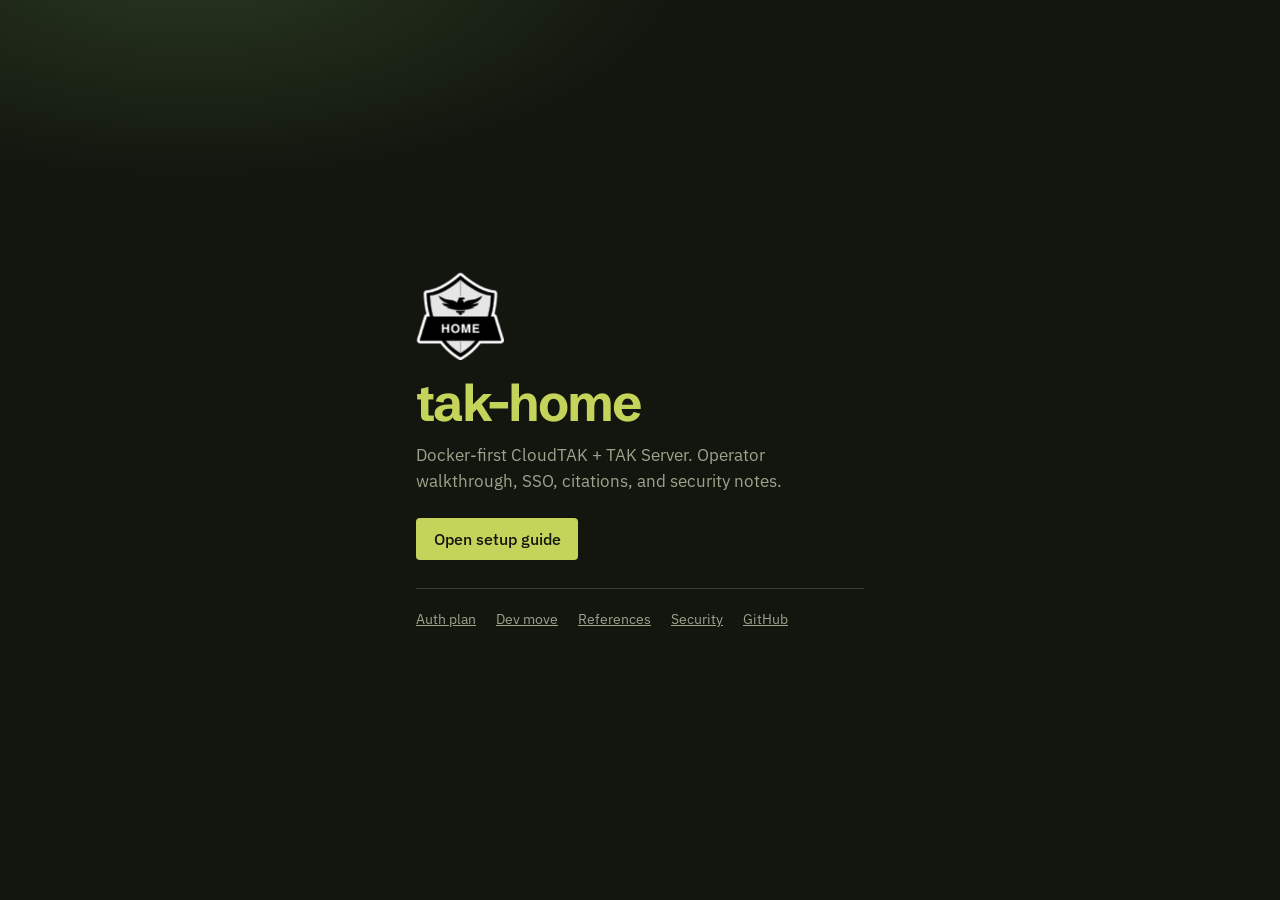
<file: docs/index.html>
<!DOCTYPE html>
<html lang="en">
<head>
  <meta charset="utf-8" />
  <meta name="viewport" content="width=device-width, initial-scale=1" />
  <title>tak-home</title>
  <meta name="description" content="Operator docs for the tak-home CloudTAK + TAK Server stack." />
  <link rel="icon" href="favicon.svg" type="image/svg+xml" />
  <link rel="icon" href="favicon.ico" sizes="any" />
  <link rel="apple-touch-icon" href="apple-touch-icon.png" />
  <link rel="preconnect" href="https://fonts.googleapis.com" />
  <link rel="preconnect" href="https://fonts.gstatic.com" crossorigin />
  <link href="https://fonts.googleapis.com/css2?family=IBM+Plex+Sans:wght@400;500&family=Schibsted+Grotesk:wght@700&display=swap" rel="stylesheet" />
  <style>
    :root {
      --bg: #12160f;
      --ink: #e8ecdf;
      --muted: #9aa58c;
      --line: #35402c;
      --accent: #c4d35a;
      --panel: #1a2116;
    }
    * { box-sizing: border-box; }
    body {
      margin: 0;
      min-height: 100vh;
      font-family: "IBM Plex Sans", system-ui, sans-serif;
      color: var(--ink);
      background:
        radial-gradient(ellipse 70% 45% at 15% -5%, #2a3820 0%, transparent 55%),
        var(--bg);
      display: flex;
      align-items: center;
      justify-content: center;
      padding: 2rem 1.25rem;
    }
    main {
      width: min(28rem, 100%);
    }
    .logo {
      display: block;
      width: 5.5rem;
      height: 5.5rem;
      margin: 0 0 1.1rem;
      border-radius: 1rem;
    }
    .brand {
      font-family: "Schibsted Grotesk", sans-serif;
      font-weight: 700;
      font-size: clamp(2.4rem, 8vw, 3.2rem);
      letter-spacing: -0.04em;
      line-height: 1;
      color: var(--accent);
      margin: 0 0 0.85rem;
    }
    p {
      margin: 0 0 1.5rem;
      color: var(--muted);
      line-height: 1.55;
      font-size: 1.05rem;
    }
    .cta {
      display: inline-block;
      font-weight: 500;
      color: var(--bg);
      background: var(--accent);
      text-decoration: none;
      padding: 0.7rem 1.1rem;
      border-radius: 4px;
    }
    .cta:hover { filter: brightness(1.06); }
    nav {
      margin-top: 1.75rem;
      padding-top: 1.25rem;
      border-top: 1px solid var(--line);
      display: flex;
      flex-wrap: wrap;
      gap: 0.75rem 1.25rem;
      font-size: 0.9rem;
    }
    nav a { color: var(--muted); }
    nav a:hover { color: var(--ink); }
  </style>
</head>
<body>
  <main>
    <img class="logo" src="logo.png" width="88" height="88" alt="tak-home" />
    <h1 class="brand">tak-home</h1>
    <p>Docker-first CloudTAK + TAK Server. Operator walkthrough, SSO, citations, and security notes.</p>
    <a class="cta" href="setup-guide.html">Open setup guide</a>
    <nav>
      <a href="auth-plan.html">Auth plan</a>
      <a href="dev-move.html">Dev move</a>
      <a href="references.html">References</a>
      <a href="security.html">Security</a>
      <a href="https://github.com/TobiTenno/tak-home">GitHub</a>
    </nav>
  </main>
</body>
</html>
</file>
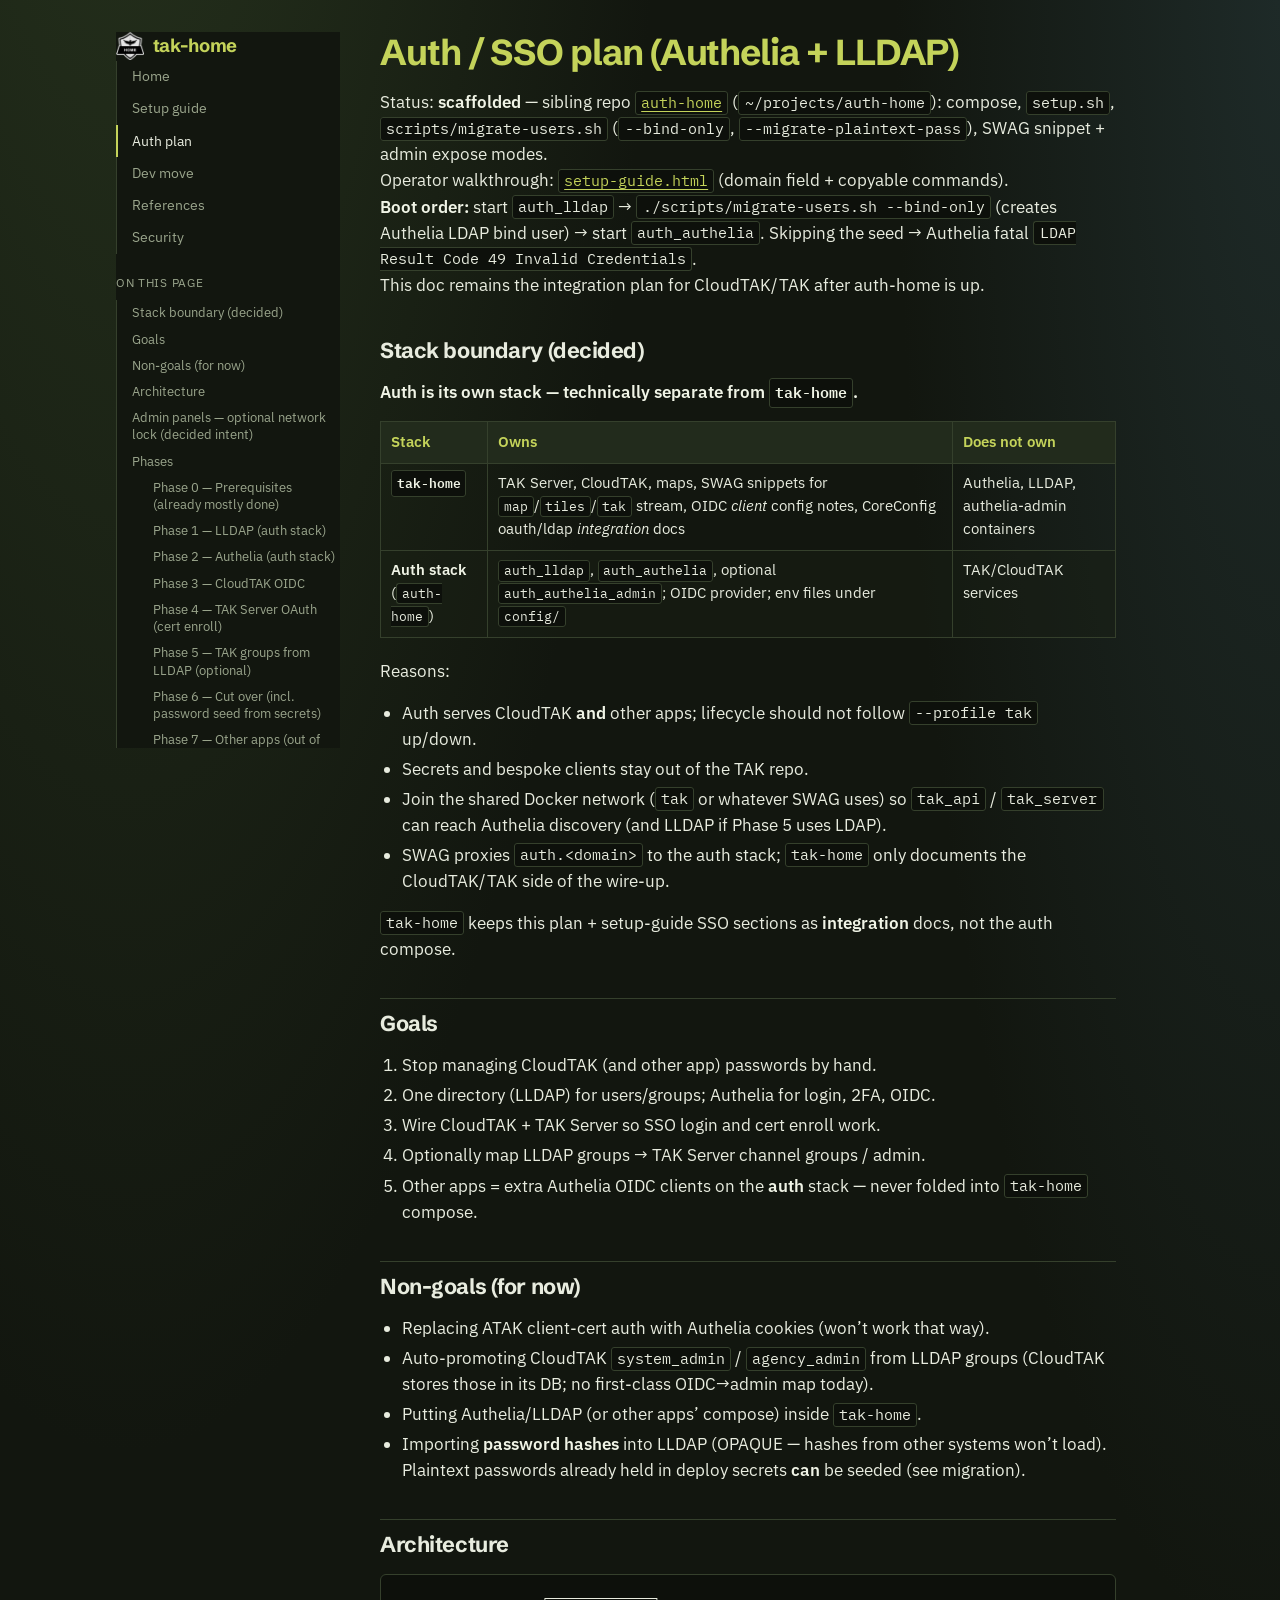
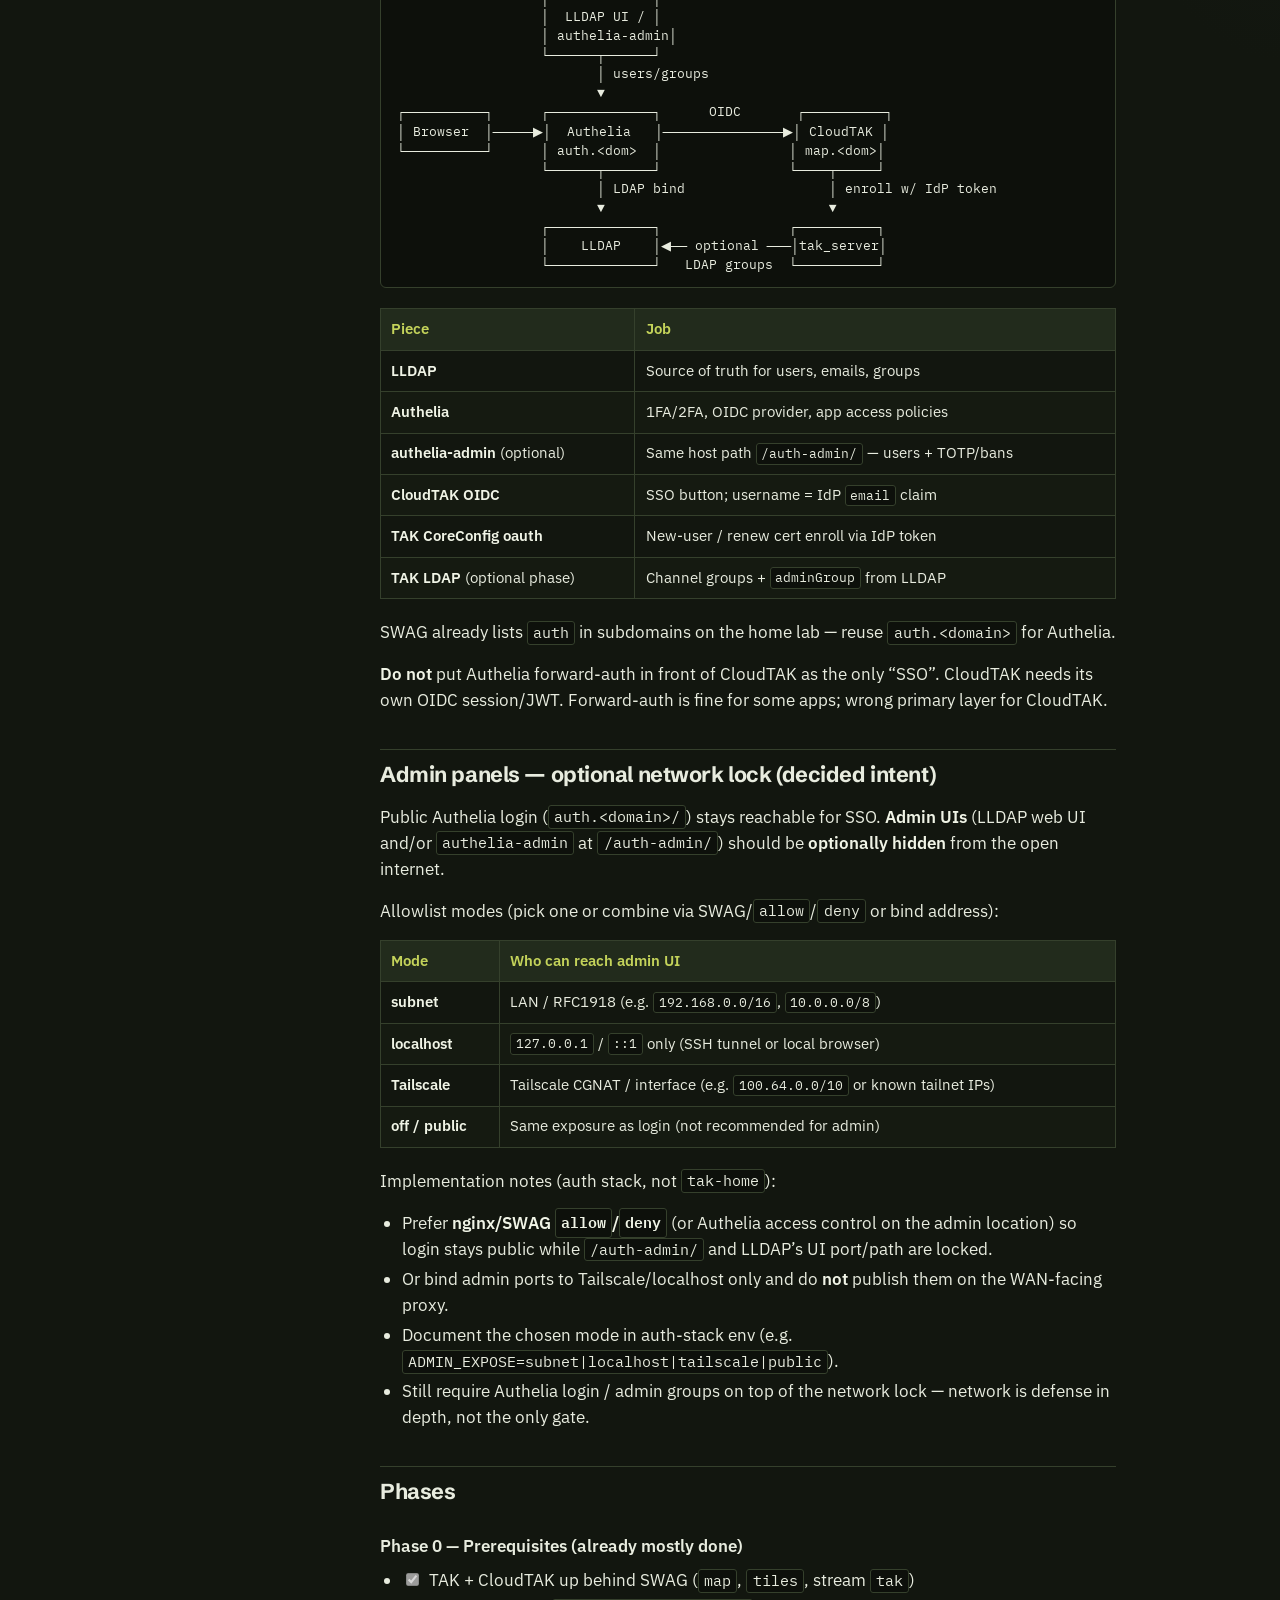
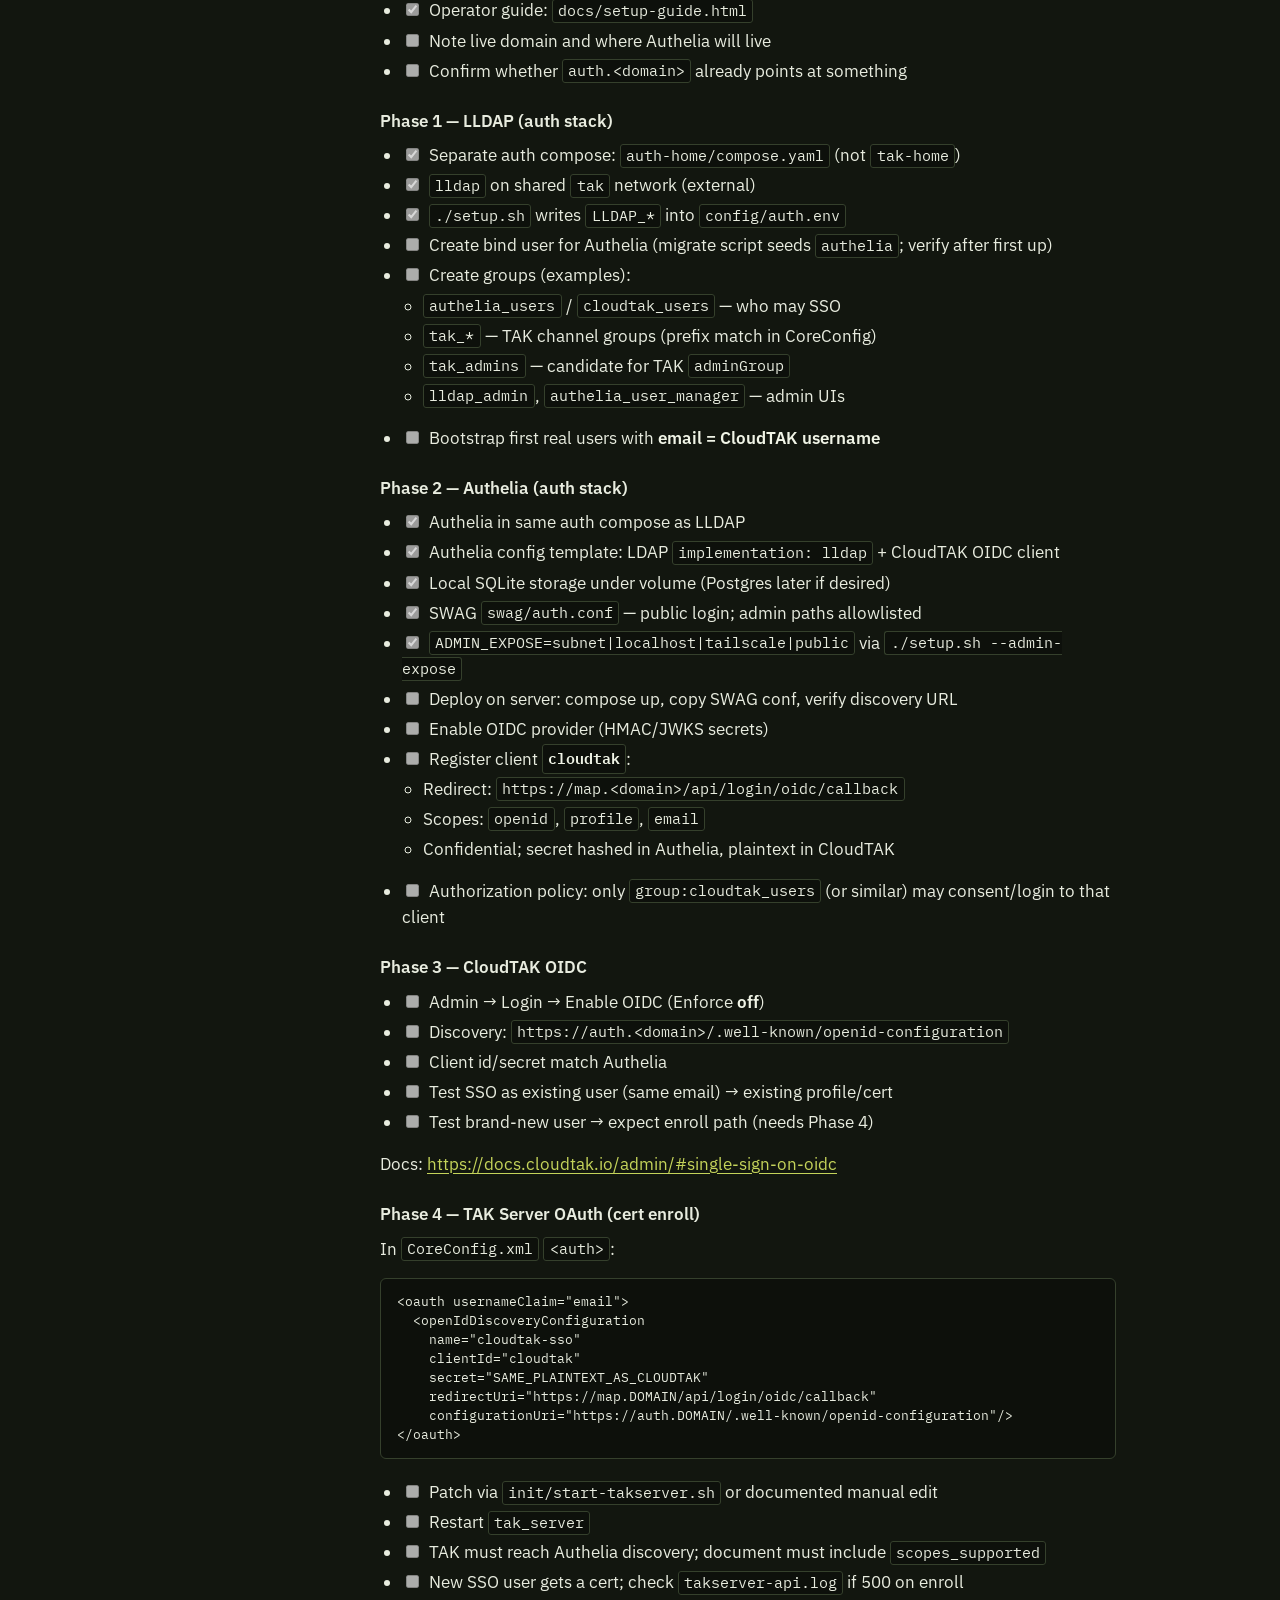
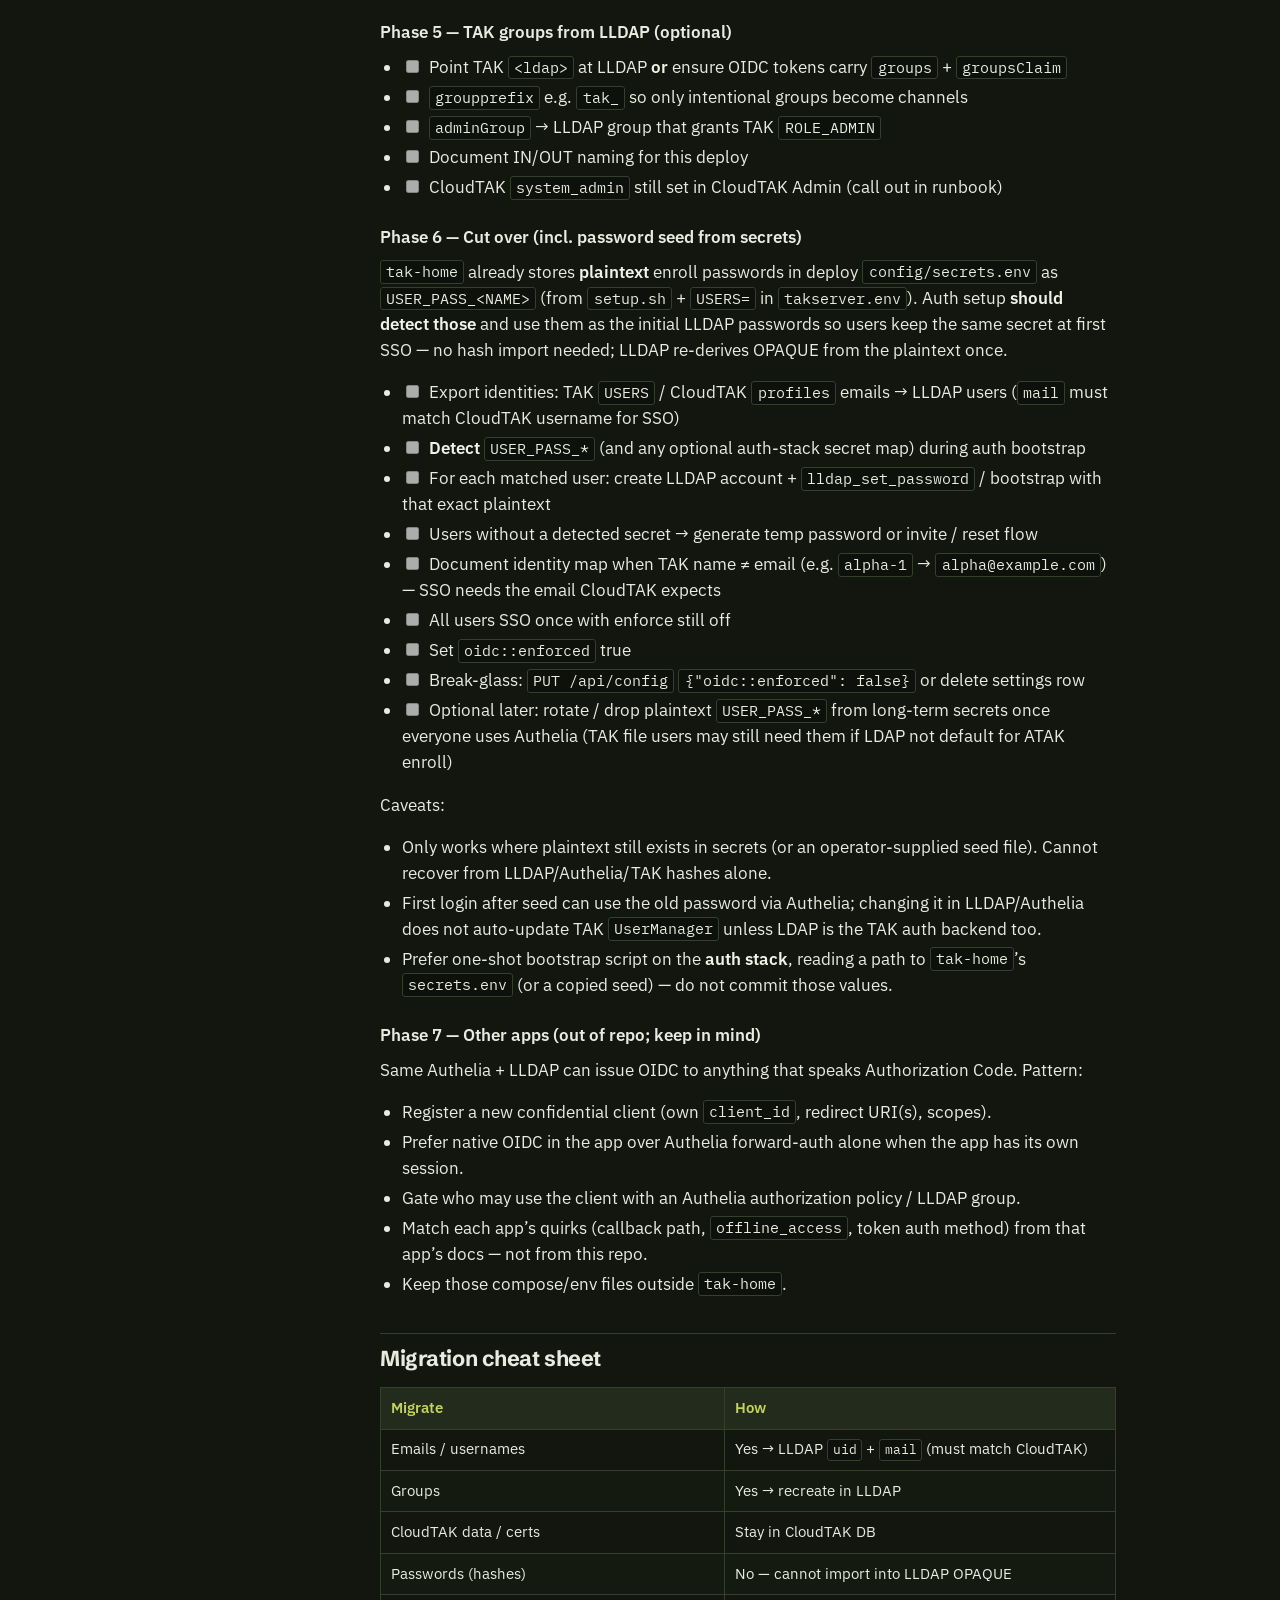
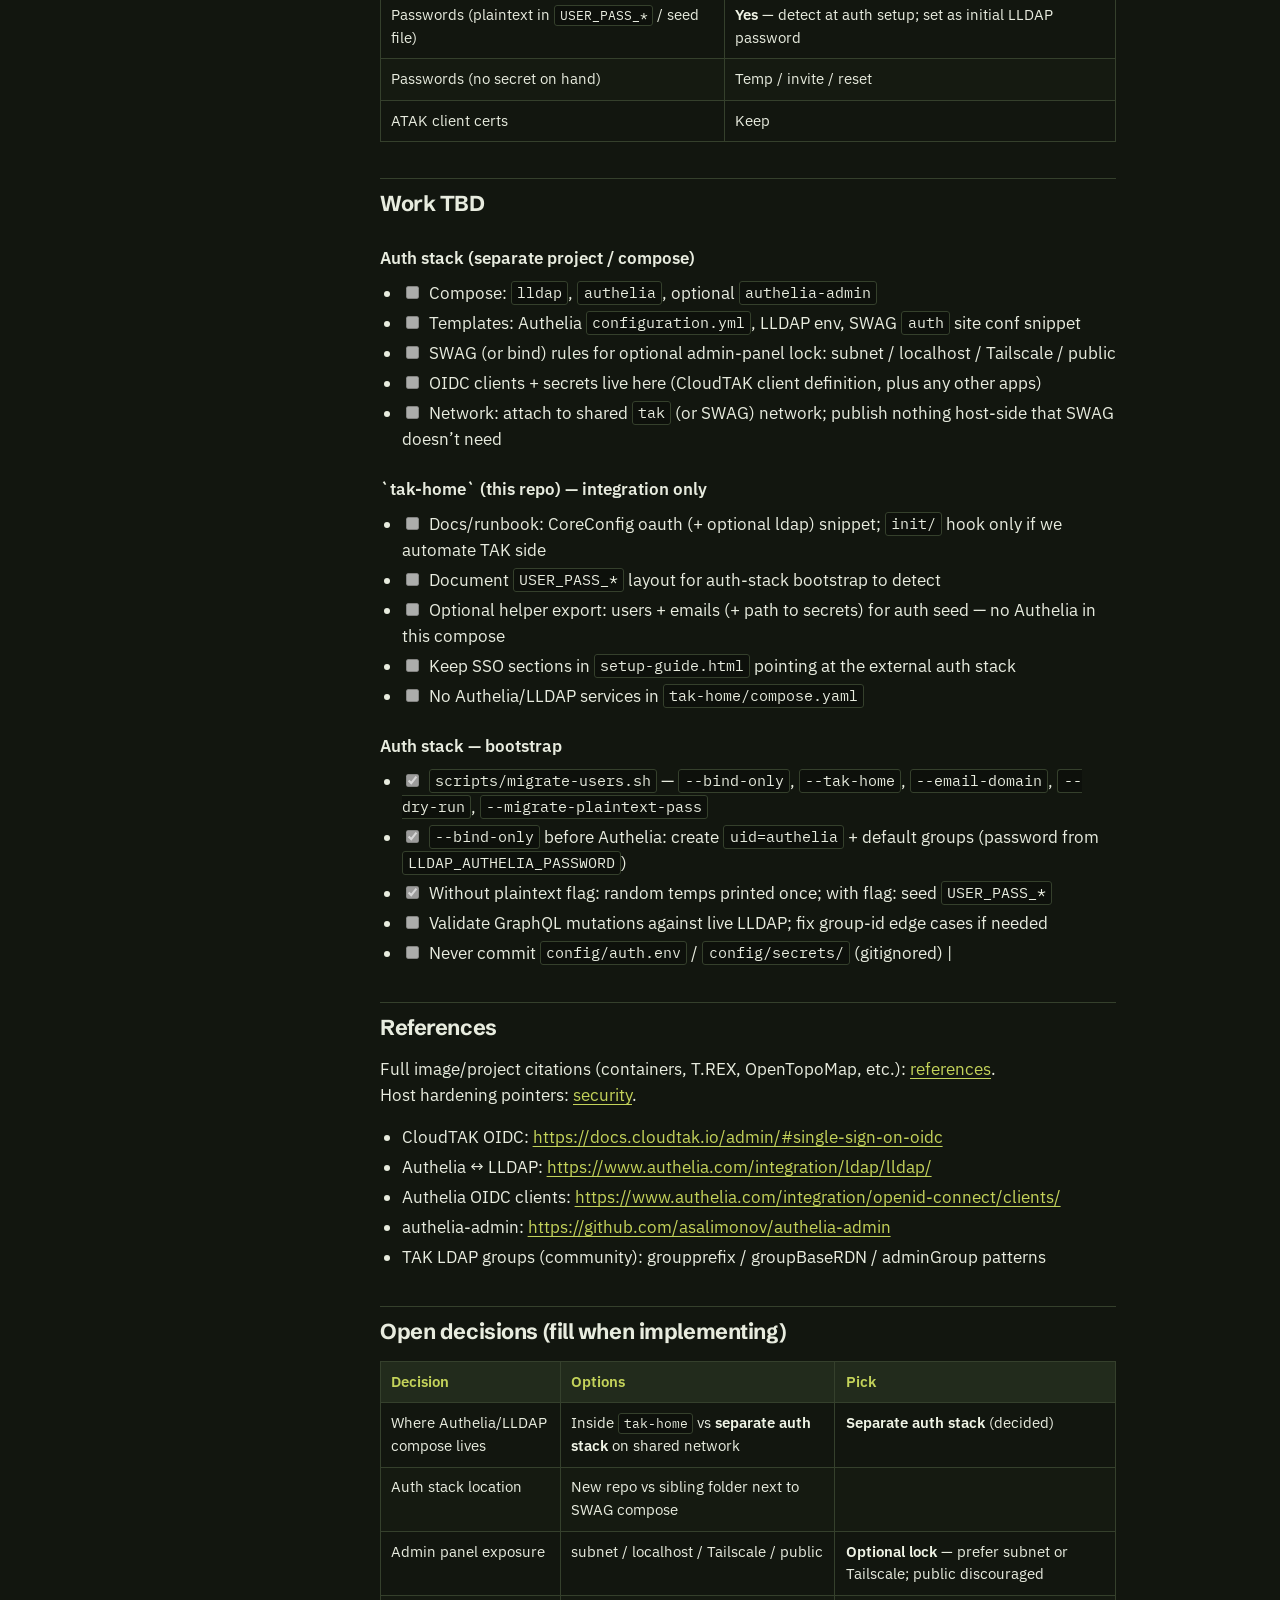
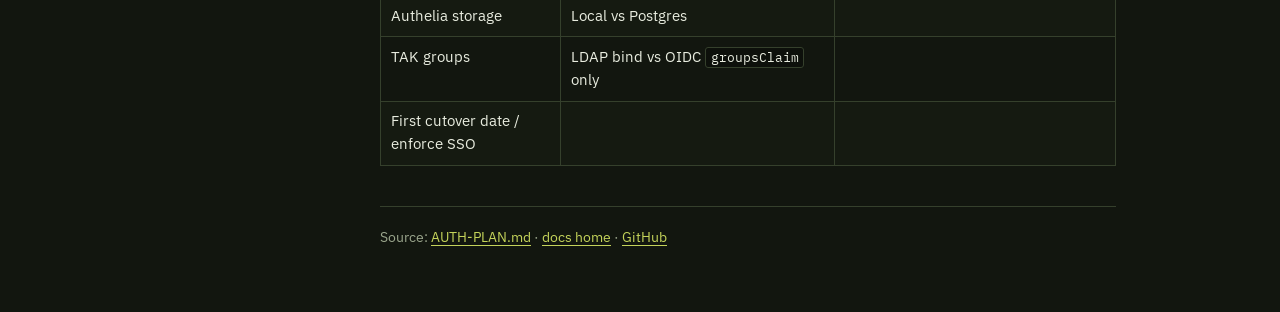
<file: docs/auth-plan.html>
<!DOCTYPE html>
<html lang="en">
<head>
  <meta charset="utf-8" />
  <meta name="viewport" content="width=device-width, initial-scale=1" />
  <title>Auth / SSO plan · tak-home</title>
  <meta name="description" content="Auth / SSO plan — tak-home docs" />
  <link rel="icon" href="favicon.svg" type="image/svg+xml" />
  <link rel="icon" href="favicon.ico" sizes="any" />
  <link rel="apple-touch-icon" href="apple-touch-icon.png" />
  <link rel="preconnect" href="https://fonts.googleapis.com" />
  <link rel="preconnect" href="https://fonts.gstatic.com" crossorigin />
  <link href="https://fonts.googleapis.com/css2?family=IBM+Plex+Mono:wght@400;500&family=IBM+Plex+Sans:wght@400;500;600&family=Schibsted+Grotesk:wght@600;700&display=swap" rel="stylesheet" />
  <link rel="stylesheet" href="site.css" />
</head>
<body>
  <div class="wrap">
    <aside class="side">
      <a class="brand" href="./"><img src="logo.png" width="28" height="28" alt="" />tak-home</a>
      <ul class="nav-links">
        <li><a href="./">Home</a></li>
        <li><a href="setup-guide.html">Setup guide</a></li>
        <li><a href="auth-plan.html" aria-current="page">Auth plan</a></li>
        <li><a href="dev-move.html">Dev move</a></li>
        <li><a href="references.html">References</a></li>
        <li><a href="security.html">Security</a></li>
      </ul>
      <span class="toc-label">On this page</span>
<ul class="toc">
<li class="toc-h2"><a href="#stack-boundary-decided">Stack boundary (decided)</a></li>
<li class="toc-h2"><a href="#goals">Goals</a></li>
<li class="toc-h2"><a href="#non-goals-for-now">Non-goals (for now)</a></li>
<li class="toc-h2"><a href="#architecture">Architecture</a></li>
<li class="toc-h2"><a href="#admin-panels-optional-network-lock-decided-intent">Admin panels — optional network lock (decided intent)</a></li>
<li class="toc-h2"><a href="#phases">Phases</a></li>
<li class="toc-h3"><a href="#phase-0-prerequisites-already-mostly-done">Phase 0 — Prerequisites (already mostly done)</a></li>
<li class="toc-h3"><a href="#phase-1-lldap-auth-stack">Phase 1 — LLDAP (auth stack)</a></li>
<li class="toc-h3"><a href="#phase-2-authelia-auth-stack">Phase 2 — Authelia (auth stack)</a></li>
<li class="toc-h3"><a href="#phase-3-cloudtak-oidc">Phase 3 — CloudTAK OIDC</a></li>
<li class="toc-h3"><a href="#phase-4-tak-server-oauth-cert-enroll">Phase 4 — TAK Server OAuth (cert enroll)</a></li>
<li class="toc-h3"><a href="#phase-5-tak-groups-from-lldap-optional">Phase 5 — TAK groups from LLDAP (optional)</a></li>
<li class="toc-h3"><a href="#phase-6-cut-over-incl-password-seed-from-secrets">Phase 6 — Cut over (incl. password seed from secrets)</a></li>
<li class="toc-h3"><a href="#phase-7-other-apps-out-of-repo-keep-in-mind">Phase 7 — Other apps (out of repo; keep in mind)</a></li>
<li class="toc-h2"><a href="#migration-cheat-sheet">Migration cheat sheet</a></li>
<li class="toc-h2"><a href="#work-tbd">Work TBD</a></li>
<li class="toc-h3"><a href="#auth-stack-separate-project-compose">Auth stack (separate project / compose)</a></li>
<li class="toc-h3"><a href="#tak-home-this-repo-integration-only">`tak-home` (this repo) — integration only</a></li>
<li class="toc-h3"><a href="#auth-stack-bootstrap">Auth stack — bootstrap</a></li>
<li class="toc-h2"><a href="#references">References</a></li>
<li class="toc-h2"><a href="#open-decisions-fill-when-implementing">Open decisions (fill when implementing)</a></li>
</ul>
    </aside>
    <main>
      <article>
<h1 id="auth-sso-plan-authelia-lldap">Auth / SSO plan (Authelia + LLDAP)</h1>
<p>Status: <strong>scaffolded</strong> — sibling repo <a href="../../auth-home"><code>auth-home</code></a> (<code>~/projects/auth-home</code>): compose, <code>setup.sh</code>, <code>scripts/migrate-users.sh</code> (<code>--bind-only</code>, <code>--migrate-plaintext-pass</code>), SWAG snippet + admin expose modes.<br>Operator walkthrough: <a href="./setup-guide.html"><code>setup-guide.html</code></a> (domain field + copyable commands).<br><strong>Boot order:</strong> start <code>auth_lldap</code> → <code>./scripts/migrate-users.sh --bind-only</code> (creates Authelia LDAP bind user) → start <code>auth_authelia</code>. Skipping the seed → Authelia fatal <code>LDAP Result Code 49 Invalid Credentials</code>.<br>This doc remains the integration plan for CloudTAK/TAK after auth-home is up.</p>
<h2 id="stack-boundary-decided">Stack boundary (decided)</h2>
<p><strong>Auth is its own stack — technically separate from <code>tak-home</code>.</strong></p>
<table>
<thead>
<tr>
<th>Stack</th>
<th>Owns</th>
<th>Does not own</th>
</tr>
</thead>
<tbody><tr>
<td><strong><code>tak-home</code></strong></td>
<td>TAK Server, CloudTAK, maps, SWAG snippets for <code>map</code>/<code>tiles</code>/<code>tak</code> stream, OIDC <em>client</em> config notes, CoreConfig oauth/ldap <em>integration</em> docs</td>
<td>Authelia, LLDAP, authelia-admin containers</td>
</tr>
<tr>
<td><strong>Auth stack</strong> (<code>auth-home</code>)</td>
<td><code>auth_lldap</code>, <code>auth_authelia</code>, optional <code>auth_authelia_admin</code>; OIDC provider; env files under <code>config/</code></td>
<td>TAK/CloudTAK services</td>
</tr>
</tbody></table>
<p>Reasons:</p>
<ul>
<li>Auth serves CloudTAK <strong>and</strong> other apps; lifecycle should not follow <code>--profile tak</code> up/down.</li>
<li>Secrets and bespoke clients stay out of the TAK repo.</li>
<li>Join the shared Docker network (<code>tak</code> or whatever SWAG uses) so <code>tak_api</code> / <code>tak_server</code> can reach Authelia discovery (and LLDAP if Phase 5 uses LDAP).</li>
<li>SWAG proxies <code>auth.&lt;domain&gt;</code> to the auth stack; <code>tak-home</code> only documents the CloudTAK/TAK side of the wire-up.</li>
</ul>
<p><code>tak-home</code> keeps this plan + setup-guide SSO sections as <strong>integration</strong> docs, not the auth compose.</p>
<h2 id="goals">Goals</h2>
<ol>
<li>Stop managing CloudTAK (and other app) passwords by hand.</li>
<li>One directory (LLDAP) for users/groups; Authelia for login, 2FA, OIDC.</li>
<li>Wire CloudTAK + TAK Server so SSO login and cert enroll work.</li>
<li>Optionally map LLDAP groups → TAK Server channel groups / admin.</li>
<li>Other apps = extra Authelia OIDC clients on the <strong>auth</strong> stack — never folded into <code>tak-home</code> compose.</li>
</ol>
<h2 id="non-goals-for-now">Non-goals (for now)</h2>
<ul>
<li>Replacing ATAK client-cert auth with Authelia cookies (won’t work that way).</li>
<li>Auto-promoting CloudTAK <code>system_admin</code> / <code>agency_admin</code> from LLDAP groups (CloudTAK stores those in its DB; no first-class OIDC→admin map today).</li>
<li>Putting Authelia/LLDAP (or other apps’ compose) inside <code>tak-home</code>.</li>
<li>Importing <strong>password hashes</strong> into LLDAP (OPAQUE — hashes from other systems won’t load).
Plaintext passwords already held in deploy secrets <strong>can</strong> be seeded (see migration).</li>
</ul>
<h2 id="architecture">Architecture</h2>
<pre><code>                  ┌─────────────┐
                  │  LLDAP UI / │
                  │ authelia-admin│
                  └──────┬──────┘
                         │ users/groups
                         ▼
┌──────────┐      ┌─────────────┐      OIDC       ┌──────────┐
│ Browser  │─────▶│  Authelia   │───────────────▶│ CloudTAK │
└──────────┘      │ auth.&lt;dom&gt;  │                │ map.&lt;dom&gt;│
                  └──────┬──────┘                └────┬─────┘
                         │ LDAP bind                  │ enroll w/ IdP token
                         ▼                            ▼
                  ┌─────────────┐                ┌──────────┐
                  │    LLDAP    │◀── optional ───│tak_server│
                  └─────────────┘   LDAP groups  └──────────┘
</code></pre>
<table>
<thead>
<tr>
<th>Piece</th>
<th>Job</th>
</tr>
</thead>
<tbody><tr>
<td><strong>LLDAP</strong></td>
<td>Source of truth for users, emails, groups</td>
</tr>
<tr>
<td><strong>Authelia</strong></td>
<td>1FA/2FA, OIDC provider, app access policies</td>
</tr>
<tr>
<td><strong>authelia-admin</strong> (optional)</td>
<td>Same host path <code>/auth-admin/</code> — users + TOTP/bans</td>
</tr>
<tr>
<td><strong>CloudTAK OIDC</strong></td>
<td>SSO button; username = IdP <code>email</code> claim</td>
</tr>
<tr>
<td><strong>TAK CoreConfig oauth</strong></td>
<td>New-user / renew cert enroll via IdP token</td>
</tr>
<tr>
<td><strong>TAK LDAP</strong> (optional phase)</td>
<td>Channel groups + <code>adminGroup</code> from LLDAP</td>
</tr>
</tbody></table>
<p>SWAG already lists <code>auth</code> in subdomains on the home lab — reuse <code>auth.&lt;domain&gt;</code> for Authelia.</p>
<p><strong>Do not</strong> put Authelia forward-auth in front of CloudTAK as the only “SSO”. CloudTAK needs its own OIDC session/JWT. Forward-auth is fine for some apps; wrong primary layer for CloudTAK.</p>
<h2 id="admin-panels-optional-network-lock-decided-intent">Admin panels — optional network lock (decided intent)</h2>
<p>Public Authelia login (<code>auth.&lt;domain&gt;/</code>) stays reachable for SSO. <strong>Admin UIs</strong> (LLDAP web UI and/or <code>authelia-admin</code> at <code>/auth-admin/</code>) should be <strong>optionally hidden</strong> from the open internet.</p>
<p>Allowlist modes (pick one or combine via SWAG/<code>allow</code>/<code>deny</code> or bind address):</p>
<table>
<thead>
<tr>
<th>Mode</th>
<th>Who can reach admin UI</th>
</tr>
</thead>
<tbody><tr>
<td><strong>subnet</strong></td>
<td>LAN / RFC1918 (e.g. <code>192.168.0.0/16</code>, <code>10.0.0.0/8</code>)</td>
</tr>
<tr>
<td><strong>localhost</strong></td>
<td><code>127.0.0.1</code> / <code>::1</code> only (SSH tunnel or local browser)</td>
</tr>
<tr>
<td><strong>Tailscale</strong></td>
<td>Tailscale CGNAT / interface (e.g. <code>100.64.0.0/10</code> or known tailnet IPs)</td>
</tr>
<tr>
<td><strong>off / public</strong></td>
<td>Same exposure as login (not recommended for admin)</td>
</tr>
</tbody></table>
<p>Implementation notes (auth stack, not <code>tak-home</code>):</p>
<ul>
<li>Prefer <strong>nginx/SWAG <code>allow</code>/<code>deny</code></strong> (or Authelia access control on the admin location) so login stays public while <code>/auth-admin/</code> and LLDAP’s UI port/path are locked.</li>
<li>Or bind admin ports to Tailscale/localhost only and do <strong>not</strong> publish them on the WAN-facing proxy.</li>
<li>Document the chosen mode in auth-stack env (e.g. <code>ADMIN_EXPOSE=subnet|localhost|tailscale|public</code>).</li>
<li>Still require Authelia login / admin groups on top of the network lock — network is defense in depth, not the only gate.</li>
</ul>
<h2 id="phases">Phases</h2>
<h3 id="phase-0-prerequisites-already-mostly-done">Phase 0 — Prerequisites (already mostly done)</h3>
<ul>
<li><input checked="" disabled="" type="checkbox"> TAK + CloudTAK up behind SWAG (<code>map</code>, <code>tiles</code>, stream <code>tak</code>)</li>
<li><input checked="" disabled="" type="checkbox"> Operator guide: <code>docs/setup-guide.html</code></li>
<li><input disabled="" type="checkbox"> Note live domain and where Authelia will live</li>
<li><input disabled="" type="checkbox"> Confirm whether <code>auth.&lt;domain&gt;</code> already points at something</li>
</ul>
<h3 id="phase-1-lldap-auth-stack">Phase 1 — LLDAP (auth stack)</h3>
<ul>
<li><input checked="" disabled="" type="checkbox"> Separate auth compose: <code>auth-home/compose.yaml</code> (not <code>tak-home</code>)</li>
<li><input checked="" disabled="" type="checkbox"> <code>lldap</code> on shared <code>tak</code> network (external)</li>
<li><input checked="" disabled="" type="checkbox"> <code>./setup.sh</code> writes <code>LLDAP_*</code> into <code>config/auth.env</code></li>
<li><input disabled="" type="checkbox"> Create bind user for Authelia (migrate script seeds <code>authelia</code>; verify after first up)</li>
<li><input disabled="" type="checkbox"> Create groups (examples):<ul>
<li><code>authelia_users</code> / <code>cloudtak_users</code> — who may SSO</li>
<li><code>tak_*</code> — TAK channel groups (prefix match in CoreConfig)</li>
<li><code>tak_admins</code> — candidate for TAK <code>adminGroup</code></li>
<li><code>lldap_admin</code>, <code>authelia_user_manager</code> — admin UIs</li>
</ul>
</li>
<li><input disabled="" type="checkbox"> Bootstrap first real users with <strong>email = CloudTAK username</strong></li>
</ul>
<h3 id="phase-2-authelia-auth-stack">Phase 2 — Authelia (auth stack)</h3>
<ul>
<li><input checked="" disabled="" type="checkbox"> Authelia in same auth compose as LLDAP</li>
<li><input checked="" disabled="" type="checkbox"> Authelia config template: LDAP <code>implementation: lldap</code> + CloudTAK OIDC client</li>
<li><input checked="" disabled="" type="checkbox"> Local SQLite storage under volume (Postgres later if desired)</li>
<li><input checked="" disabled="" type="checkbox"> SWAG <code>swag/auth.conf</code> — public login; admin paths allowlisted</li>
<li><input checked="" disabled="" type="checkbox"> <code>ADMIN_EXPOSE=subnet|localhost|tailscale|public</code> via <code>./setup.sh --admin-expose</code></li>
<li><input disabled="" type="checkbox"> Deploy on server: compose up, copy SWAG conf, verify discovery URL</li>
<li><input disabled="" type="checkbox"> Enable OIDC provider (HMAC/JWKS secrets)</li>
<li><input disabled="" type="checkbox"> Register client <strong><code>cloudtak</code></strong>:<ul>
<li>Redirect: <code>https://map.&lt;domain&gt;/api/login/oidc/callback</code></li>
<li>Scopes: <code>openid</code>, <code>profile</code>, <code>email</code></li>
<li>Confidential; secret hashed in Authelia, plaintext in CloudTAK</li>
</ul>
</li>
<li><input disabled="" type="checkbox"> Authorization policy: only <code>group:cloudtak_users</code> (or similar) may consent/login to that client</li>
</ul>
<h3 id="phase-3-cloudtak-oidc">Phase 3 — CloudTAK OIDC</h3>
<ul>
<li><input disabled="" type="checkbox"> Admin → Login → Enable OIDC (Enforce <strong>off</strong>)</li>
<li><input disabled="" type="checkbox"> Discovery: <code>https://auth.&lt;domain&gt;/.well-known/openid-configuration</code></li>
<li><input disabled="" type="checkbox"> Client id/secret match Authelia</li>
<li><input disabled="" type="checkbox"> Test SSO as existing user (same email) → existing profile/cert</li>
<li><input disabled="" type="checkbox"> Test brand-new user → expect enroll path (needs Phase 4)</li>
</ul>
<p>Docs: <a href="https://docs.cloudtak.io/admin/#single-sign-on-oidc">https://docs.cloudtak.io/admin/#single-sign-on-oidc</a></p>
<h3 id="phase-4-tak-server-oauth-cert-enroll">Phase 4 — TAK Server OAuth (cert enroll)</h3>
<p>In <code>CoreConfig.xml</code> <code>&lt;auth&gt;</code>:</p>
<pre><code class="language-xml">&lt;oauth usernameClaim=&quot;email&quot;&gt;
  &lt;openIdDiscoveryConfiguration
    name=&quot;cloudtak-sso&quot;
    clientId=&quot;cloudtak&quot;
    secret=&quot;SAME_PLAINTEXT_AS_CLOUDTAK&quot;
    redirectUri=&quot;https://map.DOMAIN/api/login/oidc/callback&quot;
    configurationUri=&quot;https://auth.DOMAIN/.well-known/openid-configuration&quot;/&gt;
&lt;/oauth&gt;
</code></pre>
<ul>
<li><input disabled="" type="checkbox"> Patch via <code>init/start-takserver.sh</code> or documented manual edit</li>
<li><input disabled="" type="checkbox"> Restart <code>tak_server</code></li>
<li><input disabled="" type="checkbox"> TAK must reach Authelia discovery; document must include <code>scopes_supported</code></li>
<li><input disabled="" type="checkbox"> New SSO user gets a cert; check <code>takserver-api.log</code> if 500 on enroll</li>
</ul>
<h3 id="phase-5-tak-groups-from-lldap-optional">Phase 5 — TAK groups from LLDAP (optional)</h3>
<ul>
<li><input disabled="" type="checkbox"> Point TAK <code>&lt;ldap&gt;</code> at LLDAP <strong>or</strong> ensure OIDC tokens carry <code>groups</code> + <code>groupsClaim</code></li>
<li><input disabled="" type="checkbox"> <code>groupprefix</code> e.g. <code>tak_</code> so only intentional groups become channels</li>
<li><input disabled="" type="checkbox"> <code>adminGroup</code> → LLDAP group that grants TAK <code>ROLE_ADMIN</code></li>
<li><input disabled="" type="checkbox"> Document IN/OUT naming for this deploy</li>
<li><input disabled="" type="checkbox"> CloudTAK <code>system_admin</code> still set in CloudTAK Admin (call out in runbook)</li>
</ul>
<h3 id="phase-6-cut-over-incl-password-seed-from-secrets">Phase 6 — Cut over (incl. password seed from secrets)</h3>
<p><code>tak-home</code> already stores <strong>plaintext</strong> enroll passwords in deploy <code>config/secrets.env</code> as <code>USER_PASS_&lt;NAME&gt;</code> (from <code>setup.sh</code> + <code>USERS=</code> in <code>takserver.env</code>). Auth setup <strong>should detect those</strong> and use them as the initial LLDAP passwords so users keep the same secret at first SSO — no hash import needed; LLDAP re-derives OPAQUE from the plaintext once.</p>
<ul>
<li><input disabled="" type="checkbox"> Export identities: TAK <code>USERS</code> / CloudTAK <code>profiles</code> emails → LLDAP users (<code>mail</code> must match CloudTAK username for SSO)</li>
<li><input disabled="" type="checkbox"> <strong>Detect</strong> <code>USER_PASS_*</code> (and any optional auth-stack secret map) during auth bootstrap</li>
<li><input disabled="" type="checkbox"> For each matched user: create LLDAP account + <code>lldap_set_password</code> / bootstrap with that exact plaintext</li>
<li><input disabled="" type="checkbox"> Users without a detected secret → generate temp password or invite / reset flow</li>
<li><input disabled="" type="checkbox"> Document identity map when TAK name ≠ email (e.g. <code>alpha-1</code> → <code>alpha@example.com</code>) — SSO needs the email CloudTAK expects</li>
<li><input disabled="" type="checkbox"> All users SSO once with enforce still off</li>
<li><input disabled="" type="checkbox"> Set <code>oidc::enforced</code> true</li>
<li><input disabled="" type="checkbox"> Break-glass: <code>PUT /api/config</code> <code>{&quot;oidc::enforced&quot;: false}</code> or delete settings row</li>
<li><input disabled="" type="checkbox"> Optional later: rotate / drop plaintext <code>USER_PASS_*</code> from long-term secrets once everyone uses Authelia (TAK file users may still need them if LDAP not default for ATAK enroll)</li>
</ul>
<p>Caveats:</p>
<ul>
<li>Only works where plaintext still exists in secrets (or an operator-supplied seed file). Cannot recover from LLDAP/Authelia/TAK hashes alone.</li>
<li>First login after seed can use the old password via Authelia; changing it in LLDAP/Authelia does not auto-update TAK <code>UserManager</code> unless LDAP is the TAK auth backend too.</li>
<li>Prefer one-shot bootstrap script on the <strong>auth stack</strong>, reading a path to <code>tak-home</code>’s <code>secrets.env</code> (or a copied seed) — do not commit those values.</li>
</ul>
<h3 id="phase-7-other-apps-out-of-repo-keep-in-mind">Phase 7 — Other apps (out of repo; keep in mind)</h3>
<p>Same Authelia + LLDAP can issue OIDC to anything that speaks Authorization Code. Pattern:</p>
<ul>
<li>Register a new confidential client (own <code>client_id</code>, redirect URI(s), scopes).</li>
<li>Prefer native OIDC in the app over Authelia forward-auth alone when the app has its own session.</li>
<li>Gate who may use the client with an Authelia authorization policy / LLDAP group.</li>
<li>Match each app’s quirks (callback path, <code>offline_access</code>, token auth method) from that app’s docs — not from this repo.</li>
<li>Keep those compose/env files outside <code>tak-home</code>.</li>
</ul>
<h2 id="migration-cheat-sheet">Migration cheat sheet</h2>
<table>
<thead>
<tr>
<th>Migrate</th>
<th>How</th>
</tr>
</thead>
<tbody><tr>
<td>Emails / usernames</td>
<td>Yes → LLDAP <code>uid</code> + <code>mail</code> (must match CloudTAK)</td>
</tr>
<tr>
<td>Groups</td>
<td>Yes → recreate in LLDAP</td>
</tr>
<tr>
<td>CloudTAK data / certs</td>
<td>Stay in CloudTAK DB</td>
</tr>
<tr>
<td>Passwords (hashes)</td>
<td>No — cannot import into LLDAP OPAQUE</td>
</tr>
<tr>
<td>Passwords (plaintext in <code>USER_PASS_*</code> / seed file)</td>
<td><strong>Yes</strong> — detect at auth setup; set as initial LLDAP password</td>
</tr>
<tr>
<td>Passwords (no secret on hand)</td>
<td>Temp / invite / reset</td>
</tr>
<tr>
<td>ATAK client certs</td>
<td>Keep</td>
</tr>
</tbody></table>
<h2 id="work-tbd">Work TBD</h2>
<h3 id="auth-stack-separate-project-compose">Auth stack (separate project / compose)</h3>
<ul>
<li><input disabled="" type="checkbox"> Compose: <code>lldap</code>, <code>authelia</code>, optional <code>authelia-admin</code></li>
<li><input disabled="" type="checkbox"> Templates: Authelia <code>configuration.yml</code>, LLDAP env, SWAG <code>auth</code> site conf snippet</li>
<li><input disabled="" type="checkbox"> SWAG (or bind) rules for optional admin-panel lock: subnet / localhost / Tailscale / public</li>
<li><input disabled="" type="checkbox"> OIDC clients + secrets live here (CloudTAK client definition, plus any other apps)</li>
<li><input disabled="" type="checkbox"> Network: attach to shared <code>tak</code> (or SWAG) network; publish nothing host-side that SWAG doesn’t need</li>
</ul>
<h3 id="tak-home-this-repo-integration-only">`tak-home` (this repo) — integration only</h3>
<ul>
<li><input disabled="" type="checkbox"> Docs/runbook: CoreConfig oauth (+ optional ldap) snippet; <code>init/</code> hook only if we automate TAK side</li>
<li><input disabled="" type="checkbox"> Document <code>USER_PASS_*</code> layout for auth-stack bootstrap to detect</li>
<li><input disabled="" type="checkbox"> Optional helper export: users + emails (+ path to secrets) for auth seed — no Authelia in this compose</li>
<li><input disabled="" type="checkbox"> Keep SSO sections in <code>setup-guide.html</code> pointing at the external auth stack</li>
<li><input disabled="" type="checkbox"> No Authelia/LLDAP services in <code>tak-home/compose.yaml</code></li>
</ul>
<h3 id="auth-stack-bootstrap">Auth stack — bootstrap</h3>
<ul>
<li><input checked="" disabled="" type="checkbox"> <code>scripts/migrate-users.sh</code> — <code>--bind-only</code>, <code>--tak-home</code>, <code>--email-domain</code>, <code>--dry-run</code>, <code>--migrate-plaintext-pass</code></li>
<li><input checked="" disabled="" type="checkbox"> <code>--bind-only</code> before Authelia: create <code>uid=authelia</code> + default groups (password from <code>LLDAP_AUTHELIA_PASSWORD</code>)</li>
<li><input checked="" disabled="" type="checkbox"> Without plaintext flag: random temps printed once; with flag: seed <code>USER_PASS_*</code></li>
<li><input disabled="" type="checkbox"> Validate GraphQL mutations against live LLDAP; fix group-id edge cases if needed</li>
<li><input disabled="" type="checkbox"> Never commit <code>config/auth.env</code> / <code>config/secrets/</code> (gitignored) |</li>
</ul>
<h2 id="references">References</h2>
<p>Full image/project citations (containers, T.REX, OpenTopoMap, etc.): <a href="references.html">references</a>.<br>Host hardening pointers: <a href="security.html">security</a>.</p>
<ul>
<li>CloudTAK OIDC: <a href="https://docs.cloudtak.io/admin/#single-sign-on-oidc">https://docs.cloudtak.io/admin/#single-sign-on-oidc</a></li>
<li>Authelia ↔ LLDAP: <a href="https://www.authelia.com/integration/ldap/lldap/">https://www.authelia.com/integration/ldap/lldap/</a></li>
<li>Authelia OIDC clients: <a href="https://www.authelia.com/integration/openid-connect/clients/">https://www.authelia.com/integration/openid-connect/clients/</a></li>
<li>authelia-admin: <a href="https://github.com/asalimonov/authelia-admin">https://github.com/asalimonov/authelia-admin</a></li>
<li>TAK LDAP groups (community): groupprefix / groupBaseRDN / adminGroup patterns</li>
</ul>
<h2 id="open-decisions-fill-when-implementing">Open decisions (fill when implementing)</h2>
<table>
<thead>
<tr>
<th>Decision</th>
<th>Options</th>
<th>Pick</th>
</tr>
</thead>
<tbody><tr>
<td>Where Authelia/LLDAP compose lives</td>
<td>Inside <code>tak-home</code> vs <strong>separate auth stack</strong> on shared network</td>
<td><strong>Separate auth stack</strong> (decided)</td>
</tr>
<tr>
<td>Auth stack location</td>
<td>New repo vs sibling folder next to SWAG compose</td>
<td></td>
</tr>
<tr>
<td>Admin panel exposure</td>
<td>subnet / localhost / Tailscale / public</td>
<td><strong>Optional lock</strong> — prefer subnet or Tailscale; public discouraged</td>
</tr>
<tr>
<td>Authelia storage</td>
<td>Local vs Postgres</td>
<td></td>
</tr>
<tr>
<td>TAK groups</td>
<td>LDAP bind vs OIDC <code>groupsClaim</code> only</td>
<td></td>
</tr>
<tr>
<td>First cutover date / enforce SSO</td>
<td></td>
<td></td>
</tr>
</tbody></table>

      </article>
      <footer class="doc-foot">
        Source: <a href="AUTH-PLAN.md">AUTH-PLAN.md</a>
        · <a href="./">docs home</a>
        · <a href="https://github.com/TobiTenno/tak-home">GitHub</a>
      </footer>
    </main>
  </div>
  <script src="nav-mobile.js" defer></script>
</body>
</html>
</file>
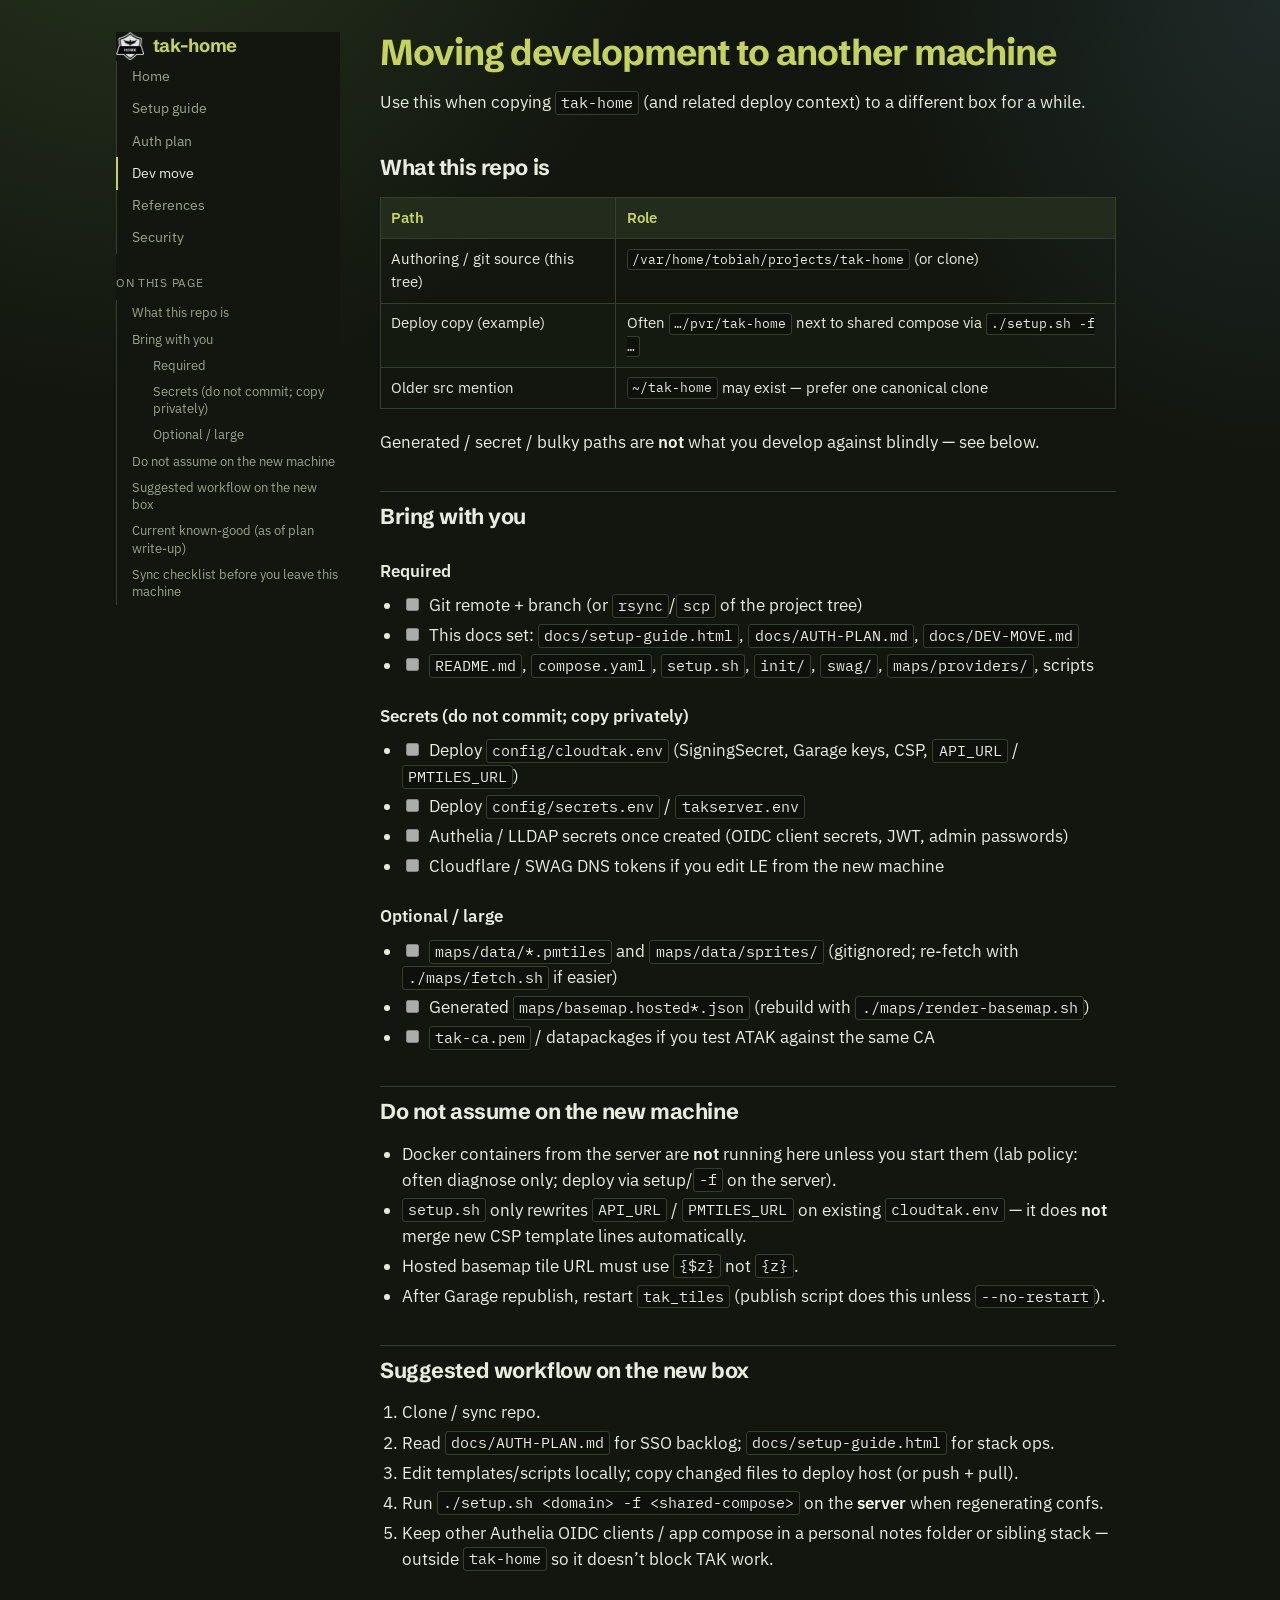
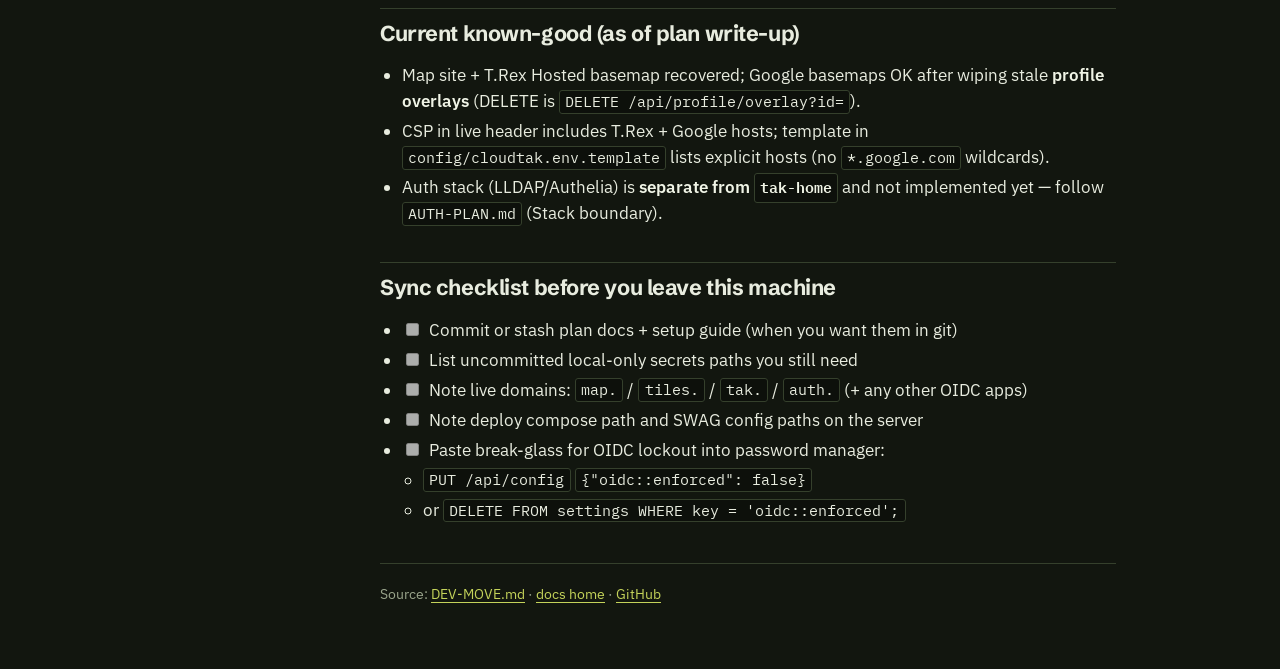
<file: docs/dev-move.html>
<!DOCTYPE html>
<html lang="en">
<head>
  <meta charset="utf-8" />
  <meta name="viewport" content="width=device-width, initial-scale=1" />
  <title>Moving development · tak-home</title>
  <meta name="description" content="Moving development — tak-home docs" />
  <link rel="icon" href="favicon.svg" type="image/svg+xml" />
  <link rel="icon" href="favicon.ico" sizes="any" />
  <link rel="apple-touch-icon" href="apple-touch-icon.png" />
  <link rel="preconnect" href="https://fonts.googleapis.com" />
  <link rel="preconnect" href="https://fonts.gstatic.com" crossorigin />
  <link href="https://fonts.googleapis.com/css2?family=IBM+Plex+Mono:wght@400;500&family=IBM+Plex+Sans:wght@400;500;600&family=Schibsted+Grotesk:wght@600;700&display=swap" rel="stylesheet" />
  <link rel="stylesheet" href="site.css" />
</head>
<body>
  <div class="wrap">
    <aside class="side">
      <a class="brand" href="./"><img src="logo.png" width="28" height="28" alt="" />tak-home</a>
      <ul class="nav-links">
        <li><a href="./">Home</a></li>
        <li><a href="setup-guide.html">Setup guide</a></li>
        <li><a href="auth-plan.html">Auth plan</a></li>
        <li><a href="dev-move.html" aria-current="page">Dev move</a></li>
        <li><a href="references.html">References</a></li>
        <li><a href="security.html">Security</a></li>
      </ul>
      <span class="toc-label">On this page</span>
<ul class="toc">
<li class="toc-h2"><a href="#what-this-repo-is">What this repo is</a></li>
<li class="toc-h2"><a href="#bring-with-you">Bring with you</a></li>
<li class="toc-h3"><a href="#required">Required</a></li>
<li class="toc-h3"><a href="#secrets-do-not-commit-copy-privately">Secrets (do not commit; copy privately)</a></li>
<li class="toc-h3"><a href="#optional-large">Optional / large</a></li>
<li class="toc-h2"><a href="#do-not-assume-on-the-new-machine">Do not assume on the new machine</a></li>
<li class="toc-h2"><a href="#suggested-workflow-on-the-new-box">Suggested workflow on the new box</a></li>
<li class="toc-h2"><a href="#current-known-good-as-of-plan-write-up">Current known-good (as of plan write-up)</a></li>
<li class="toc-h2"><a href="#sync-checklist-before-you-leave-this-machine">Sync checklist before you leave this machine</a></li>
</ul>
    </aside>
    <main>
      <article>
<h1 id="moving-development-to-another-machine">Moving development to another machine</h1>
<p>Use this when copying <code>tak-home</code> (and related deploy context) to a different box for a while.</p>
<h2 id="what-this-repo-is">What this repo is</h2>
<table>
<thead>
<tr>
<th>Path</th>
<th>Role</th>
</tr>
</thead>
<tbody><tr>
<td>Authoring / git source (this tree)</td>
<td><code>/var/home/tobiah/projects/tak-home</code> (or clone)</td>
</tr>
<tr>
<td>Deploy copy (example)</td>
<td>Often <code>…/pvr/tak-home</code> next to shared compose via <code>./setup.sh -f …</code></td>
</tr>
<tr>
<td>Older src mention</td>
<td><code>~/tak-home</code> may exist — prefer one canonical clone</td>
</tr>
</tbody></table>
<p>Generated / secret / bulky paths are <strong>not</strong> what you develop against blindly — see below.</p>
<h2 id="bring-with-you">Bring with you</h2>
<h3 id="required">Required</h3>
<ul>
<li><input disabled="" type="checkbox"> Git remote + branch (or <code>rsync</code>/<code>scp</code> of the project tree)</li>
<li><input disabled="" type="checkbox"> This docs set: <code>docs/setup-guide.html</code>, <code>docs/AUTH-PLAN.md</code>, <code>docs/DEV-MOVE.md</code></li>
<li><input disabled="" type="checkbox"> <code>README.md</code>, <code>compose.yaml</code>, <code>setup.sh</code>, <code>init/</code>, <code>swag/</code>, <code>maps/providers/</code>, scripts</li>
</ul>
<h3 id="secrets-do-not-commit-copy-privately">Secrets (do not commit; copy privately)</h3>
<ul>
<li><input disabled="" type="checkbox"> Deploy <code>config/cloudtak.env</code> (SigningSecret, Garage keys, CSP, <code>API_URL</code> / <code>PMTILES_URL</code>)</li>
<li><input disabled="" type="checkbox"> Deploy <code>config/secrets.env</code> / <code>takserver.env</code></li>
<li><input disabled="" type="checkbox"> Authelia / LLDAP secrets once created (OIDC client secrets, JWT, admin passwords)</li>
<li><input disabled="" type="checkbox"> Cloudflare / SWAG DNS tokens if you edit LE from the new machine</li>
</ul>
<h3 id="optional-large">Optional / large</h3>
<ul>
<li><input disabled="" type="checkbox"> <code>maps/data/*.pmtiles</code> and <code>maps/data/sprites/</code> (gitignored; re-fetch with <code>./maps/fetch.sh</code> if easier)</li>
<li><input disabled="" type="checkbox"> Generated <code>maps/basemap.hosted*.json</code> (rebuild with <code>./maps/render-basemap.sh</code>)</li>
<li><input disabled="" type="checkbox"> <code>tak-ca.pem</code> / datapackages if you test ATAK against the same CA</li>
</ul>
<h2 id="do-not-assume-on-the-new-machine">Do not assume on the new machine</h2>
<ul>
<li>Docker containers from the server are <strong>not</strong> running here unless you start them (lab policy: often diagnose only; deploy via setup/<code>-f</code> on the server).</li>
<li><code>setup.sh</code> only rewrites <code>API_URL</code> / <code>PMTILES_URL</code> on existing <code>cloudtak.env</code> — it does <strong>not</strong> merge new CSP template lines automatically.</li>
<li>Hosted basemap tile URL must use <code>{$z}</code> not <code>{z}</code>.</li>
<li>After Garage republish, restart <code>tak_tiles</code> (publish script does this unless <code>--no-restart</code>).</li>
</ul>
<h2 id="suggested-workflow-on-the-new-box">Suggested workflow on the new box</h2>
<ol>
<li>Clone / sync repo.</li>
<li>Read <code>docs/AUTH-PLAN.md</code> for SSO backlog; <code>docs/setup-guide.html</code> for stack ops.</li>
<li>Edit templates/scripts locally; copy changed files to deploy host (or push + pull).</li>
<li>Run <code>./setup.sh &lt;domain&gt; -f &lt;shared-compose&gt;</code> on the <strong>server</strong> when regenerating confs.</li>
<li>Keep other Authelia OIDC clients / app compose in a personal notes folder or sibling stack — outside <code>tak-home</code> so it doesn’t block TAK work.</li>
</ol>
<h2 id="current-known-good-as-of-plan-write-up">Current known-good (as of plan write-up)</h2>
<ul>
<li>Map site + T.Rex Hosted basemap recovered; Google basemaps OK after wiping stale <strong>profile overlays</strong> (DELETE is <code>DELETE /api/profile/overlay?id=</code>).</li>
<li>CSP in live header includes T.Rex + Google hosts; template in <code>config/cloudtak.env.template</code> lists explicit hosts (no <code>*.google.com</code> wildcards).</li>
<li>Auth stack (LLDAP/Authelia) is <strong>separate from <code>tak-home</code></strong> and not implemented yet — follow <code>AUTH-PLAN.md</code> (Stack boundary).</li>
</ul>
<h2 id="sync-checklist-before-you-leave-this-machine">Sync checklist before you leave this machine</h2>
<ul>
<li><input disabled="" type="checkbox"> Commit or stash plan docs + setup guide (when you want them in git)</li>
<li><input disabled="" type="checkbox"> List uncommitted local-only secrets paths you still need</li>
<li><input disabled="" type="checkbox"> Note live domains: <code>map.</code> / <code>tiles.</code> / <code>tak.</code> / <code>auth.</code> (+ any other OIDC apps)</li>
<li><input disabled="" type="checkbox"> Note deploy compose path and SWAG config paths on the server</li>
<li><input disabled="" type="checkbox"> Paste break-glass for OIDC lockout into password manager:<ul>
<li><code>PUT /api/config</code> <code>{&quot;oidc::enforced&quot;: false}</code></li>
<li>or <code>DELETE FROM settings WHERE key = &#39;oidc::enforced&#39;;</code></li>
</ul>
</li>
</ul>

      </article>
      <footer class="doc-foot">
        Source: <a href="DEV-MOVE.md">DEV-MOVE.md</a>
        · <a href="./">docs home</a>
        · <a href="https://github.com/TobiTenno/tak-home">GitHub</a>
      </footer>
    </main>
  </div>
  <script src="nav-mobile.js" defer></script>
</body>
</html>
</file>
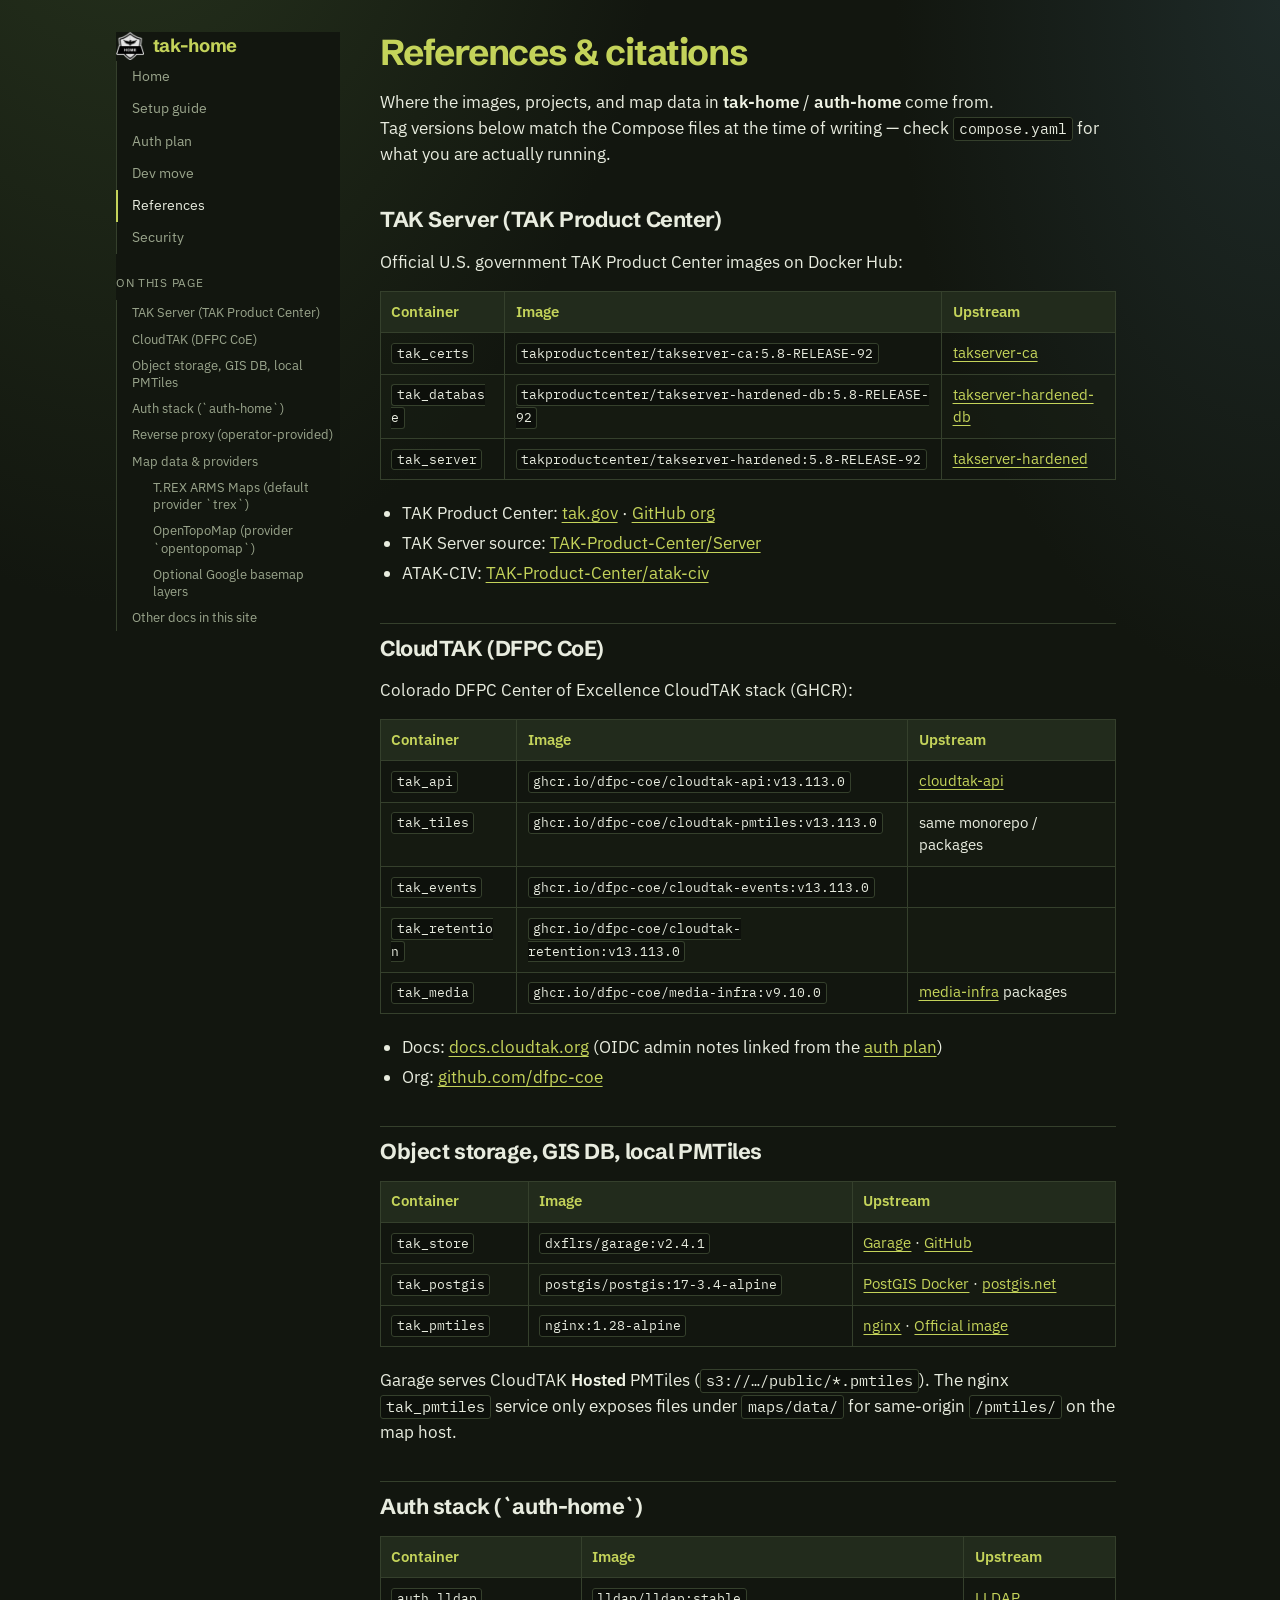
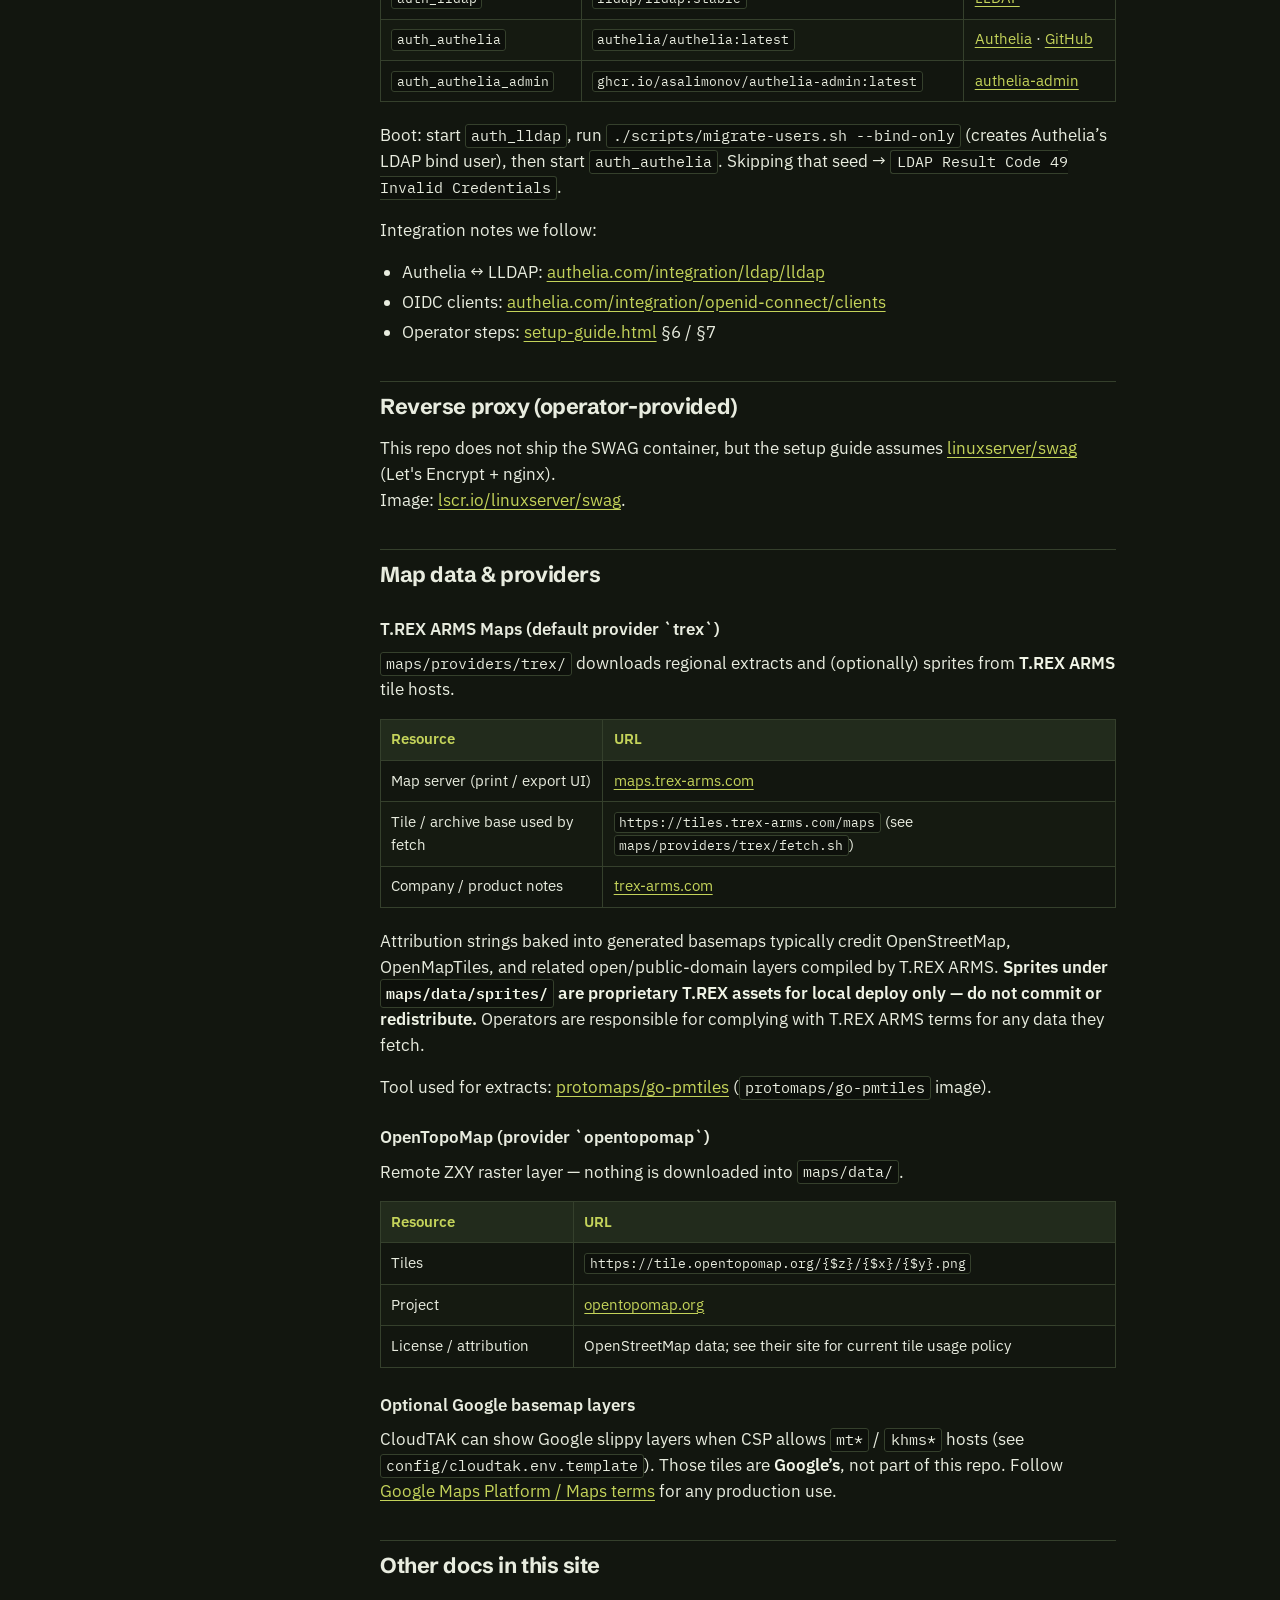
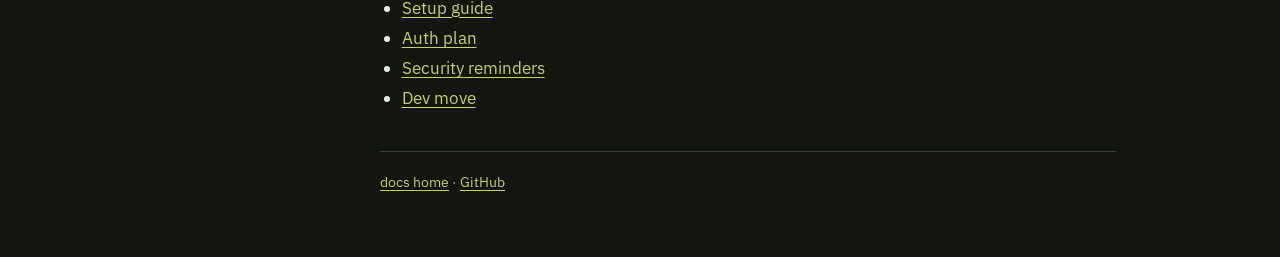
<file: docs/references.html>
<!DOCTYPE html>
<html lang="en">
<head>
  <meta charset="utf-8" />
  <meta name="viewport" content="width=device-width, initial-scale=1" />
  <title>References & citations · tak-home</title>
  <meta name="description" content="References & citations — tak-home docs" />
  <link rel="icon" href="favicon.svg" type="image/svg+xml" />
  <link rel="icon" href="favicon.ico" sizes="any" />
  <link rel="apple-touch-icon" href="apple-touch-icon.png" />
  <link rel="preconnect" href="https://fonts.googleapis.com" />
  <link rel="preconnect" href="https://fonts.gstatic.com" crossorigin />
  <link href="https://fonts.googleapis.com/css2?family=IBM+Plex+Mono:wght@400;500&family=IBM+Plex+Sans:wght@400;500;600&family=Schibsted+Grotesk:wght@600;700&display=swap" rel="stylesheet" />
  <link rel="stylesheet" href="site.css" />
</head>
<body>
  <div class="wrap">
    <aside class="side">
      <a class="brand" href="./"><img src="logo.png" width="28" height="28" alt="" />tak-home</a>
      <ul class="nav-links">
        <li><a href="./">Home</a></li>
        <li><a href="setup-guide.html">Setup guide</a></li>
        <li><a href="auth-plan.html">Auth plan</a></li>
        <li><a href="dev-move.html">Dev move</a></li>
        <li><a href="references.html" aria-current="page">References</a></li>
        <li><a href="security.html">Security</a></li>
      </ul>
      <span class="toc-label">On this page</span>
<ul class="toc">
<li class="toc-h2"><a href="#tak-server-tak-product-center">TAK Server (TAK Product Center)</a></li>
<li class="toc-h2"><a href="#cloudtak-dfpc-coe">CloudTAK (DFPC CoE)</a></li>
<li class="toc-h2"><a href="#object-storage-gis-db-local-pmtiles">Object storage, GIS DB, local PMTiles</a></li>
<li class="toc-h2"><a href="#auth-stack-auth-home">Auth stack (`auth-home`)</a></li>
<li class="toc-h2"><a href="#reverse-proxy-operator-provided">Reverse proxy (operator-provided)</a></li>
<li class="toc-h2"><a href="#map-data-providers">Map data & providers</a></li>
<li class="toc-h3"><a href="#trex-arms-maps-default-provider-trex">T.REX ARMS Maps (default provider `trex`)</a></li>
<li class="toc-h3"><a href="#opentopomap-provider-opentopomap">OpenTopoMap (provider `opentopomap`)</a></li>
<li class="toc-h3"><a href="#optional-google-basemap-layers">Optional Google basemap layers</a></li>
<li class="toc-h2"><a href="#other-docs-in-this-site">Other docs in this site</a></li>
</ul>
    </aside>
    <main>
      <article>
<h1 id="references-citations">References & citations</h1>
<p>Where the images, projects, and map data in <strong>tak-home</strong> / <strong>auth-home</strong> come from.<br>Tag versions below match the Compose files at the time of writing — check <code>compose.yaml</code> for what you are actually running.</p>
<h2 id="tak-server-tak-product-center">TAK Server (TAK Product Center)</h2>
<p>Official U.S. government TAK Product Center images on Docker Hub:</p>
<table>
<thead>
<tr>
<th>Container</th>
<th>Image</th>
<th>Upstream</th>
</tr>
</thead>
<tbody><tr>
<td><code>tak_certs</code></td>
<td><code>takproductcenter/takserver-ca:5.8-RELEASE-92</code></td>
<td><a href="https://hub.docker.com/r/takproductcenter/takserver-ca">takserver-ca</a></td>
</tr>
<tr>
<td><code>tak_database</code></td>
<td><code>takproductcenter/takserver-hardened-db:5.8-RELEASE-92</code></td>
<td><a href="https://hub.docker.com/r/takproductcenter/takserver-hardened-db">takserver-hardened-db</a></td>
</tr>
<tr>
<td><code>tak_server</code></td>
<td><code>takproductcenter/takserver-hardened:5.8-RELEASE-92</code></td>
<td><a href="https://hub.docker.com/r/takproductcenter/takserver-hardened">takserver-hardened</a></td>
</tr>
</tbody></table>
<ul>
<li>TAK Product Center: <a href="https://tak.gov/">tak.gov</a> · <a href="https://github.com/TAK-Product-Center">GitHub org</a></li>
<li>TAK Server source: <a href="https://github.com/TAK-Product-Center/Server">TAK-Product-Center/Server</a></li>
<li>ATAK-CIV: <a href="https://github.com/TAK-Product-Center/atak-civ">TAK-Product-Center/atak-civ</a></li>
</ul>
<h2 id="cloudtak-dfpc-coe">CloudTAK (DFPC CoE)</h2>
<p>Colorado DFPC Center of Excellence CloudTAK stack (GHCR):</p>
<table>
<thead>
<tr>
<th>Container</th>
<th>Image</th>
<th>Upstream</th>
</tr>
</thead>
<tbody><tr>
<td><code>tak_api</code></td>
<td><code>ghcr.io/dfpc-coe/cloudtak-api:v13.113.0</code></td>
<td><a href="https://github.com/dfpc-coe/CloudTAK">cloudtak-api</a></td>
</tr>
<tr>
<td><code>tak_tiles</code></td>
<td><code>ghcr.io/dfpc-coe/cloudtak-pmtiles:v13.113.0</code></td>
<td>same monorepo / packages</td>
</tr>
<tr>
<td><code>tak_events</code></td>
<td><code>ghcr.io/dfpc-coe/cloudtak-events:v13.113.0</code></td>
<td></td>
</tr>
<tr>
<td><code>tak_retention</code></td>
<td><code>ghcr.io/dfpc-coe/cloudtak-retention:v13.113.0</code></td>
<td></td>
</tr>
<tr>
<td><code>tak_media</code></td>
<td><code>ghcr.io/dfpc-coe/media-infra:v9.10.0</code></td>
<td><a href="https://github.com/dfpc-coe">media-infra</a> packages</td>
</tr>
</tbody></table>
<ul>
<li>Docs: <a href="https://docs.cloudtak.org/">docs.cloudtak.org</a> (OIDC admin notes linked from the <a href="auth-plan.html">auth plan</a>)</li>
<li>Org: <a href="https://github.com/dfpc-coe">github.com/dfpc-coe</a></li>
</ul>
<h2 id="object-storage-gis-db-local-pmtiles">Object storage, GIS DB, local PMTiles</h2>
<table>
<thead>
<tr>
<th>Container</th>
<th>Image</th>
<th>Upstream</th>
</tr>
</thead>
<tbody><tr>
<td><code>tak_store</code></td>
<td><code>dxflrs/garage:v2.4.1</code></td>
<td><a href="https://garagehq.deuxfleurs.fr/">Garage</a> · <a href="https://git.deuxfleurs.fr/Deuxfleurs/garage">GitHub</a></td>
</tr>
<tr>
<td><code>tak_postgis</code></td>
<td><code>postgis/postgis:17-3.4-alpine</code></td>
<td><a href="https://registry.hub.docker.com/r/postgis/postgis">PostGIS Docker</a> · <a href="https://postgis.net/">postgis.net</a></td>
</tr>
<tr>
<td><code>tak_pmtiles</code></td>
<td><code>nginx:1.28-alpine</code></td>
<td><a href="https://nginx.org/">nginx</a> · <a href="https://hub.docker.com/_/nginx">Official image</a></td>
</tr>
</tbody></table>
<p>Garage serves CloudTAK <strong>Hosted</strong> PMTiles (<code>s3://…/public/*.pmtiles</code>). The nginx <code>tak_pmtiles</code> service only exposes files under <code>maps/data/</code> for same-origin <code>/pmtiles/</code> on the map host.</p>
<h2 id="auth-stack-auth-home">Auth stack (`auth-home`)</h2>
<table>
<thead>
<tr>
<th>Container</th>
<th>Image</th>
<th>Upstream</th>
</tr>
</thead>
<tbody><tr>
<td><code>auth_lldap</code></td>
<td><code>lldap/lldap:stable</code></td>
<td><a href="https://github.com/lldap/lldap">LLDAP</a></td>
</tr>
<tr>
<td><code>auth_authelia</code></td>
<td><code>authelia/authelia:latest</code></td>
<td><a href="https://www.authelia.com/">Authelia</a> · <a href="https://github.com/authelia/authelia">GitHub</a></td>
</tr>
<tr>
<td><code>auth_authelia_admin</code></td>
<td><code>ghcr.io/asalimonov/authelia-admin:latest</code></td>
<td><a href="https://github.com/asalimonov/authelia-admin">authelia-admin</a></td>
</tr>
</tbody></table>
<p>
  Boot: start <code>auth_lldap</code>, run
  <code>./scripts/migrate-users.sh --bind-only</code> (creates Authelia’s LDAP bind
  user), then start <code>auth_authelia</code>. Skipping that seed →
  <code>LDAP Result Code 49 Invalid Credentials</code>.
</p>
<p>Integration notes we follow:</p>
<ul>
<li>Authelia ↔ LLDAP: <a href="https://www.authelia.com/integration/ldap/lldap/">authelia.com/integration/ldap/lldap</a></li>
<li>OIDC clients: <a href="https://www.authelia.com/integration/openid-connect/clients/">authelia.com/integration/openid-connect/clients</a></li>
<li>Operator steps: <a href="setup-guide.html">setup-guide.html</a> §6 / §7</li>
</ul>
<h2 id="reverse-proxy-operator-provided">Reverse proxy (operator-provided)</h2>
<p>This repo does not ship the SWAG container, but the setup guide assumes <a href="https://docs.linuxserver.io/images/docker-swag/">linuxserver/swag</a> (Let&#39;s Encrypt + nginx).<br>Image: <a href="https://fleet.linuxserver.io/image?name=linuxserver/swag">lscr.io/linuxserver/swag</a>.</p>
<h2 id="map-data-providers">Map data & providers</h2>
<h3 id="trex-arms-maps-default-provider-trex">T.REX ARMS Maps (default provider `trex`)</h3>
<p><code>maps/providers/trex/</code> downloads regional extracts and (optionally) sprites from <strong>T.REX ARMS</strong> tile hosts.</p>
<table>
<thead>
<tr>
<th>Resource</th>
<th>URL</th>
</tr>
</thead>
<tbody><tr>
<td>Map server (print / export UI)</td>
<td><a href="https://maps.trex-arms.com/">maps.trex-arms.com</a></td>
</tr>
<tr>
<td>Tile / archive base used by fetch</td>
<td><code>https://tiles.trex-arms.com/maps</code> (see <code>maps/providers/trex/fetch.sh</code>)</td>
</tr>
<tr>
<td>Company / product notes</td>
<td><a href="https://www.trex-arms.com/">trex-arms.com</a></td>
</tr>
</tbody></table>
<p>Attribution strings baked into generated basemaps typically credit OpenStreetMap, OpenMapTiles, and related open/public-domain layers compiled by T.REX ARMS. <strong>Sprites under <code>maps/data/sprites/</code> are proprietary T.REX assets for local deploy only — do not commit or redistribute.</strong> Operators are responsible for complying with T.REX ARMS terms for any data they fetch.</p>
<p>Tool used for extracts: <a href="https://github.com/protomaps/go-pmtiles">protomaps/go-pmtiles</a> (<code>protomaps/go-pmtiles</code> image).</p>
<h3 id="opentopomap-provider-opentopomap">OpenTopoMap (provider `opentopomap`)</h3>
<p>Remote ZXY raster layer — nothing is downloaded into <code>maps/data/</code>.</p>
<table>
<thead>
<tr>
<th>Resource</th>
<th>URL</th>
</tr>
</thead>
<tbody><tr>
<td>Tiles</td>
<td><code>https://tile.opentopomap.org/{$z}/{$x}/{$y}.png</code></td>
</tr>
<tr>
<td>Project</td>
<td><a href="https://opentopomap.org/">opentopomap.org</a></td>
</tr>
<tr>
<td>License / attribution</td>
<td>OpenStreetMap data; see their site for current tile usage policy</td>
</tr>
</tbody></table>
<h3 id="optional-google-basemap-layers">Optional Google basemap layers</h3>
<p>CloudTAK can show Google slippy layers when CSP allows <code>mt*</code> / <code>khms*</code> hosts (see <code>config/cloudtak.env.template</code>). Those tiles are <strong>Google’s</strong>, not part of this repo. Follow <a href="https://cloud.google.com/maps-platform/terms">Google Maps Platform / Maps terms</a> for any production use.</p>
<h2 id="other-docs-in-this-site">Other docs in this site</h2>
<ul>
<li><a href="./setup-guide.html">Setup guide</a></li>
<li><a href="auth-plan.html">Auth plan</a></li>
<li><a href="security.html">Security reminders</a></li>
<li><a href="dev-move.html">Dev move</a></li>
</ul>

      </article>
      <footer class="doc-foot">
        <a href="./">docs home</a>
        · <a href="https://github.com/TobiTenno/tak-home">GitHub</a>
      </footer>
    </main>
  </div>
  <script src="nav-mobile.js" defer></script>
</body>
</html>
</file>
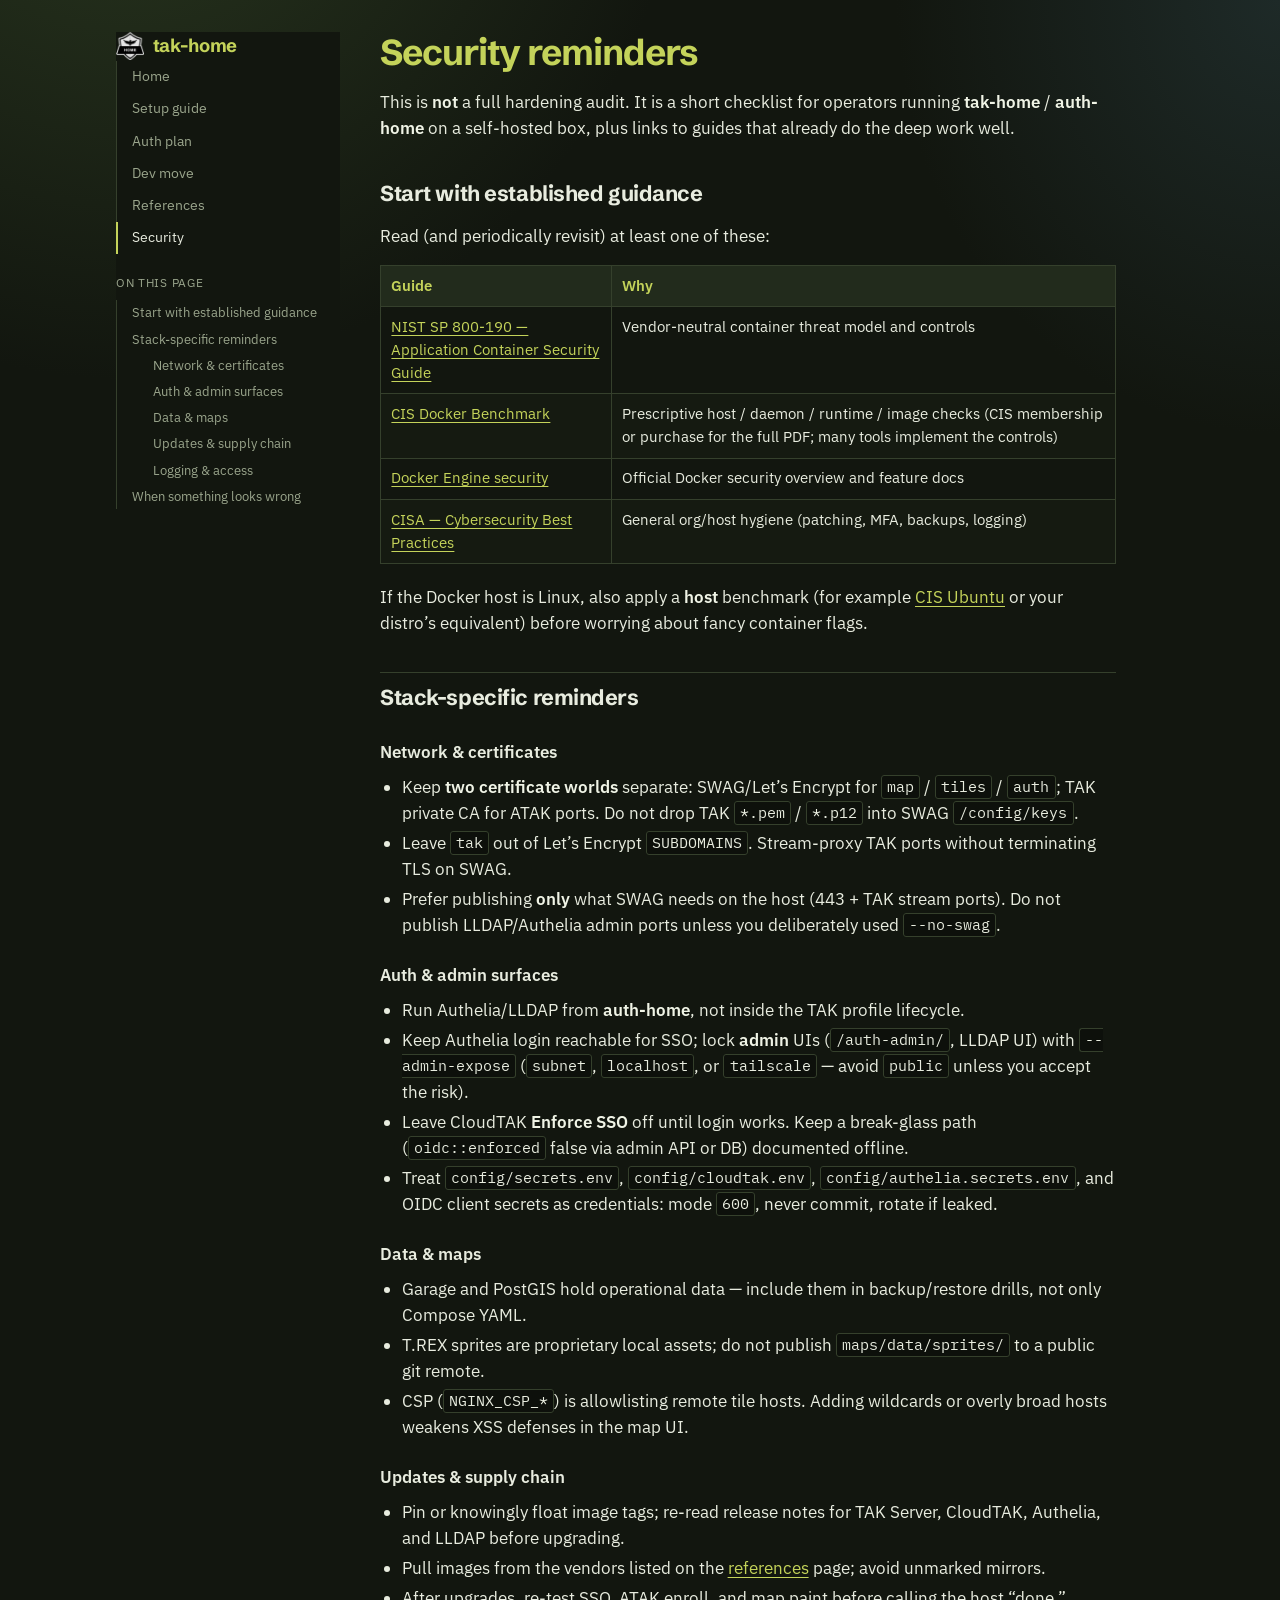
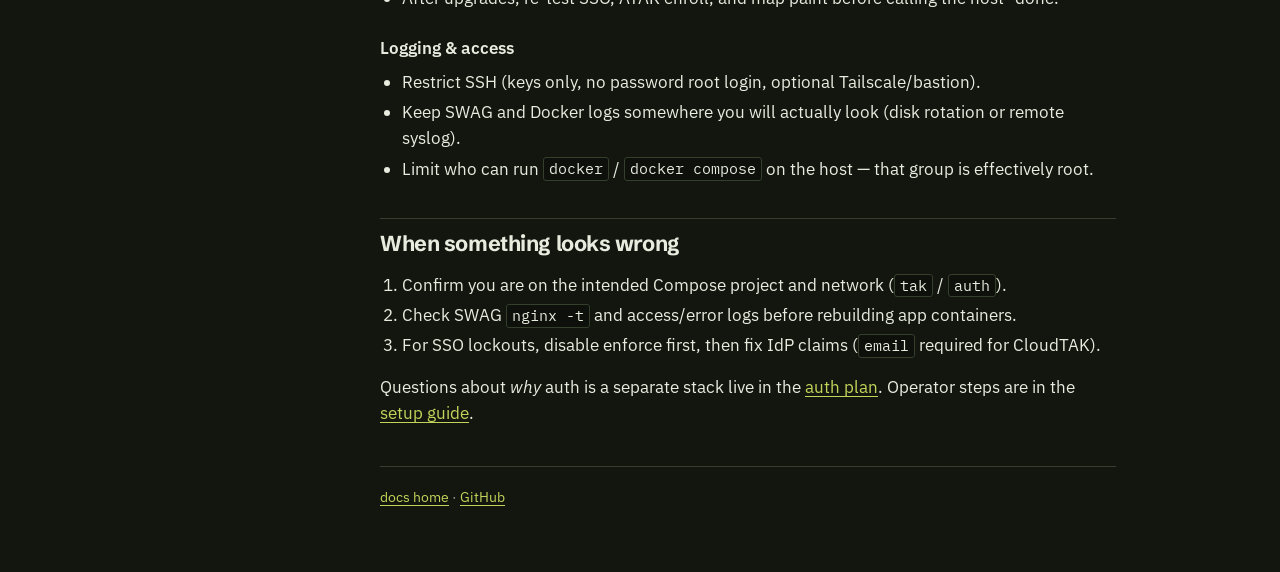
<file: docs/security.html>
<!DOCTYPE html>
<html lang="en">
<head>
  <meta charset="utf-8" />
  <meta name="viewport" content="width=device-width, initial-scale=1" />
  <title>Security reminders · tak-home</title>
  <meta name="description" content="Security reminders — tak-home docs" />
  <link rel="icon" href="favicon.svg" type="image/svg+xml" />
  <link rel="icon" href="favicon.ico" sizes="any" />
  <link rel="apple-touch-icon" href="apple-touch-icon.png" />
  <link rel="preconnect" href="https://fonts.googleapis.com" />
  <link rel="preconnect" href="https://fonts.gstatic.com" crossorigin />
  <link href="https://fonts.googleapis.com/css2?family=IBM+Plex+Mono:wght@400;500&family=IBM+Plex+Sans:wght@400;500;600&family=Schibsted+Grotesk:wght@600;700&display=swap" rel="stylesheet" />
  <link rel="stylesheet" href="site.css" />
</head>
<body>
  <div class="wrap">
    <aside class="side">
      <a class="brand" href="./"><img src="logo.png" width="28" height="28" alt="" />tak-home</a>
      <ul class="nav-links">
        <li><a href="./">Home</a></li>
        <li><a href="setup-guide.html">Setup guide</a></li>
        <li><a href="auth-plan.html">Auth plan</a></li>
        <li><a href="dev-move.html">Dev move</a></li>
        <li><a href="references.html">References</a></li>
        <li><a href="security.html" aria-current="page">Security</a></li>
      </ul>
      <span class="toc-label">On this page</span>
<ul class="toc">
<li class="toc-h2"><a href="#start-with-established-guidance">Start with established guidance</a></li>
<li class="toc-h2"><a href="#stack-specific-reminders">Stack-specific reminders</a></li>
<li class="toc-h3"><a href="#network-certificates">Network & certificates</a></li>
<li class="toc-h3"><a href="#auth-admin-surfaces">Auth & admin surfaces</a></li>
<li class="toc-h3"><a href="#data-maps">Data & maps</a></li>
<li class="toc-h3"><a href="#updates-supply-chain">Updates & supply chain</a></li>
<li class="toc-h3"><a href="#logging-access">Logging & access</a></li>
<li class="toc-h2"><a href="#when-something-looks-wrong">When something looks wrong</a></li>
</ul>
    </aside>
    <main>
      <article>
<h1 id="security-reminders">Security reminders</h1>
<p>This is <strong>not</strong> a full hardening audit. It is a short checklist for operators running <strong>tak-home</strong> / <strong>auth-home</strong> on a self-hosted box, plus links to guides that already do the deep work well.</p>
<h2 id="start-with-established-guidance">Start with established guidance</h2>
<p>Read (and periodically revisit) at least one of these:</p>
<table>
<thead>
<tr>
<th>Guide</th>
<th>Why</th>
</tr>
</thead>
<tbody><tr>
<td><a href="https://csrc.nist.gov/pubs/sp/800/190/final">NIST SP 800-190 — Application Container Security Guide</a></td>
<td>Vendor-neutral container threat model and controls</td>
</tr>
<tr>
<td><a href="https://www.cisecurity.org/benchmark/docker">CIS Docker Benchmark</a></td>
<td>Prescriptive host / daemon / runtime / image checks (CIS membership or purchase for the full PDF; many tools implement the controls)</td>
</tr>
<tr>
<td><a href="https://docs.docker.com/engine/security/">Docker Engine security</a></td>
<td>Official Docker security overview and feature docs</td>
</tr>
<tr>
<td><a href="https://www.cisa.gov/cybersecurity-best-practices">CISA — Cybersecurity Best Practices</a></td>
<td>General org/host hygiene (patching, MFA, backups, logging)</td>
</tr>
</tbody></table>
<p>If the Docker host is Linux, also apply a <strong>host</strong> benchmark (for example <a href="https://www.cisecurity.org/benchmark/ubuntu_linux">CIS Ubuntu</a> or your distro’s equivalent) before worrying about fancy container flags.</p>
<h2 id="stack-specific-reminders">Stack-specific reminders</h2>
<h3 id="network-certificates">Network & certificates</h3>
<ul>
<li>Keep <strong>two certificate worlds</strong> separate: SWAG/Let’s Encrypt for <code>map</code> / <code>tiles</code> / <code>auth</code>; TAK private CA for ATAK ports. Do not drop TAK <code>*.pem</code> / <code>*.p12</code> into SWAG <code>/config/keys</code>.</li>
<li>Leave <code>tak</code> out of Let’s Encrypt <code>SUBDOMAINS</code>. Stream-proxy TAK ports without terminating TLS on SWAG.</li>
<li>Prefer publishing <strong>only</strong> what SWAG needs on the host (443 + TAK stream ports). Do not publish LLDAP/Authelia admin ports unless you deliberately used <code>--no-swag</code>.</li>
</ul>
<h3 id="auth-admin-surfaces">Auth & admin surfaces</h3>
<ul>
<li>Run Authelia/LLDAP from <strong>auth-home</strong>, not inside the TAK profile lifecycle.</li>
<li>Keep Authelia login reachable for SSO; lock <strong>admin</strong> UIs (<code>/auth-admin/</code>, LLDAP UI) with <code>--admin-expose</code> (<code>subnet</code>, <code>localhost</code>, or <code>tailscale</code> — avoid <code>public</code> unless you accept the risk).</li>
<li>Leave CloudTAK <strong>Enforce SSO</strong> off until login works. Keep a break-glass path (<code>oidc::enforced</code> false via admin API or DB) documented offline.</li>
<li>Treat <code>config/secrets.env</code>, <code>config/cloudtak.env</code>, <code>config/authelia.secrets.env</code>, and OIDC client secrets as credentials: mode <code>600</code>, never commit, rotate if leaked.</li>
</ul>
<h3 id="data-maps">Data & maps</h3>
<ul>
<li>Garage and PostGIS hold operational data — include them in backup/restore drills, not only Compose YAML.</li>
<li>T.REX sprites are proprietary local assets; do not publish <code>maps/data/sprites/</code> to a public git remote.</li>
<li>CSP (<code>NGINX_CSP_*</code>) is allowlisting remote tile hosts. Adding wildcards or overly broad hosts weakens XSS defenses in the map UI.</li>
</ul>
<h3 id="updates-supply-chain">Updates & supply chain</h3>
<ul>
<li>Pin or knowingly float image tags; re-read release notes for TAK Server, CloudTAK, Authelia, and LLDAP before upgrading.</li>
<li>Pull images from the vendors listed on the <a href="references.html">references</a> page; avoid unmarked mirrors.</li>
<li>After upgrades, re-test SSO, ATAK enroll, and map paint before calling the host “done.”</li>
</ul>
<h3 id="logging-access">Logging & access</h3>
<ul>
<li>Restrict SSH (keys only, no password root login, optional Tailscale/bastion).</li>
<li>Keep SWAG and Docker logs somewhere you will actually look (disk rotation or remote syslog).</li>
<li>Limit who can run <code>docker</code> / <code>docker compose</code> on the host — that group is effectively root.</li>
</ul>
<h2 id="when-something-looks-wrong">When something looks wrong</h2>
<ol>
<li>Confirm you are on the intended Compose project and network (<code>tak</code> / <code>auth</code>).</li>
<li>Check SWAG <code>nginx -t</code> and access/error logs before rebuilding app containers.</li>
<li>For SSO lockouts, disable enforce first, then fix IdP claims (<code>email</code> required for CloudTAK).</li>
</ol>
<p>Questions about <em>why</em> auth is a separate stack live in the <a href="auth-plan.html">auth plan</a>. Operator steps are in the <a href="./setup-guide.html">setup guide</a>.</p>

      </article>
      <footer class="doc-foot">
        <a href="./">docs home</a>
        · <a href="https://github.com/TobiTenno/tak-home">GitHub</a>
      </footer>
    </main>
  </div>
  <script src="nav-mobile.js" defer></script>
</body>
</html>
</file>
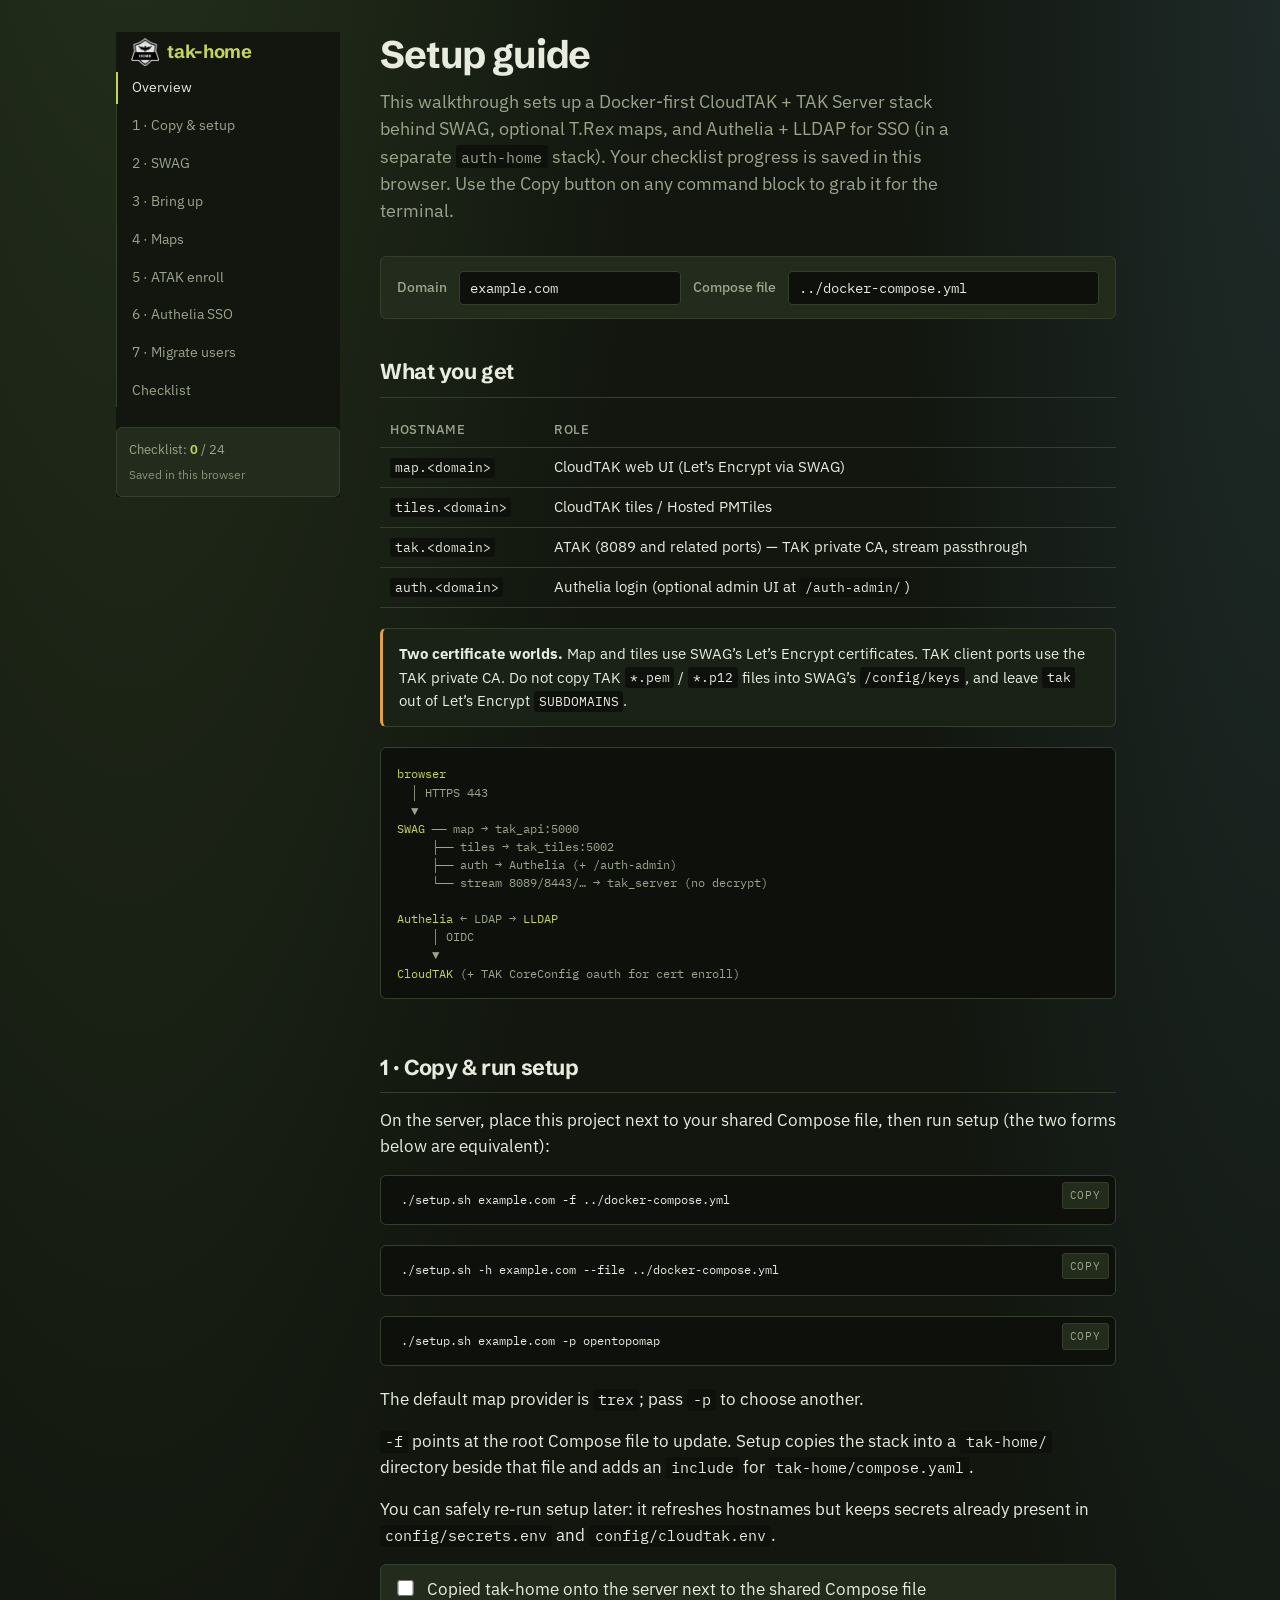
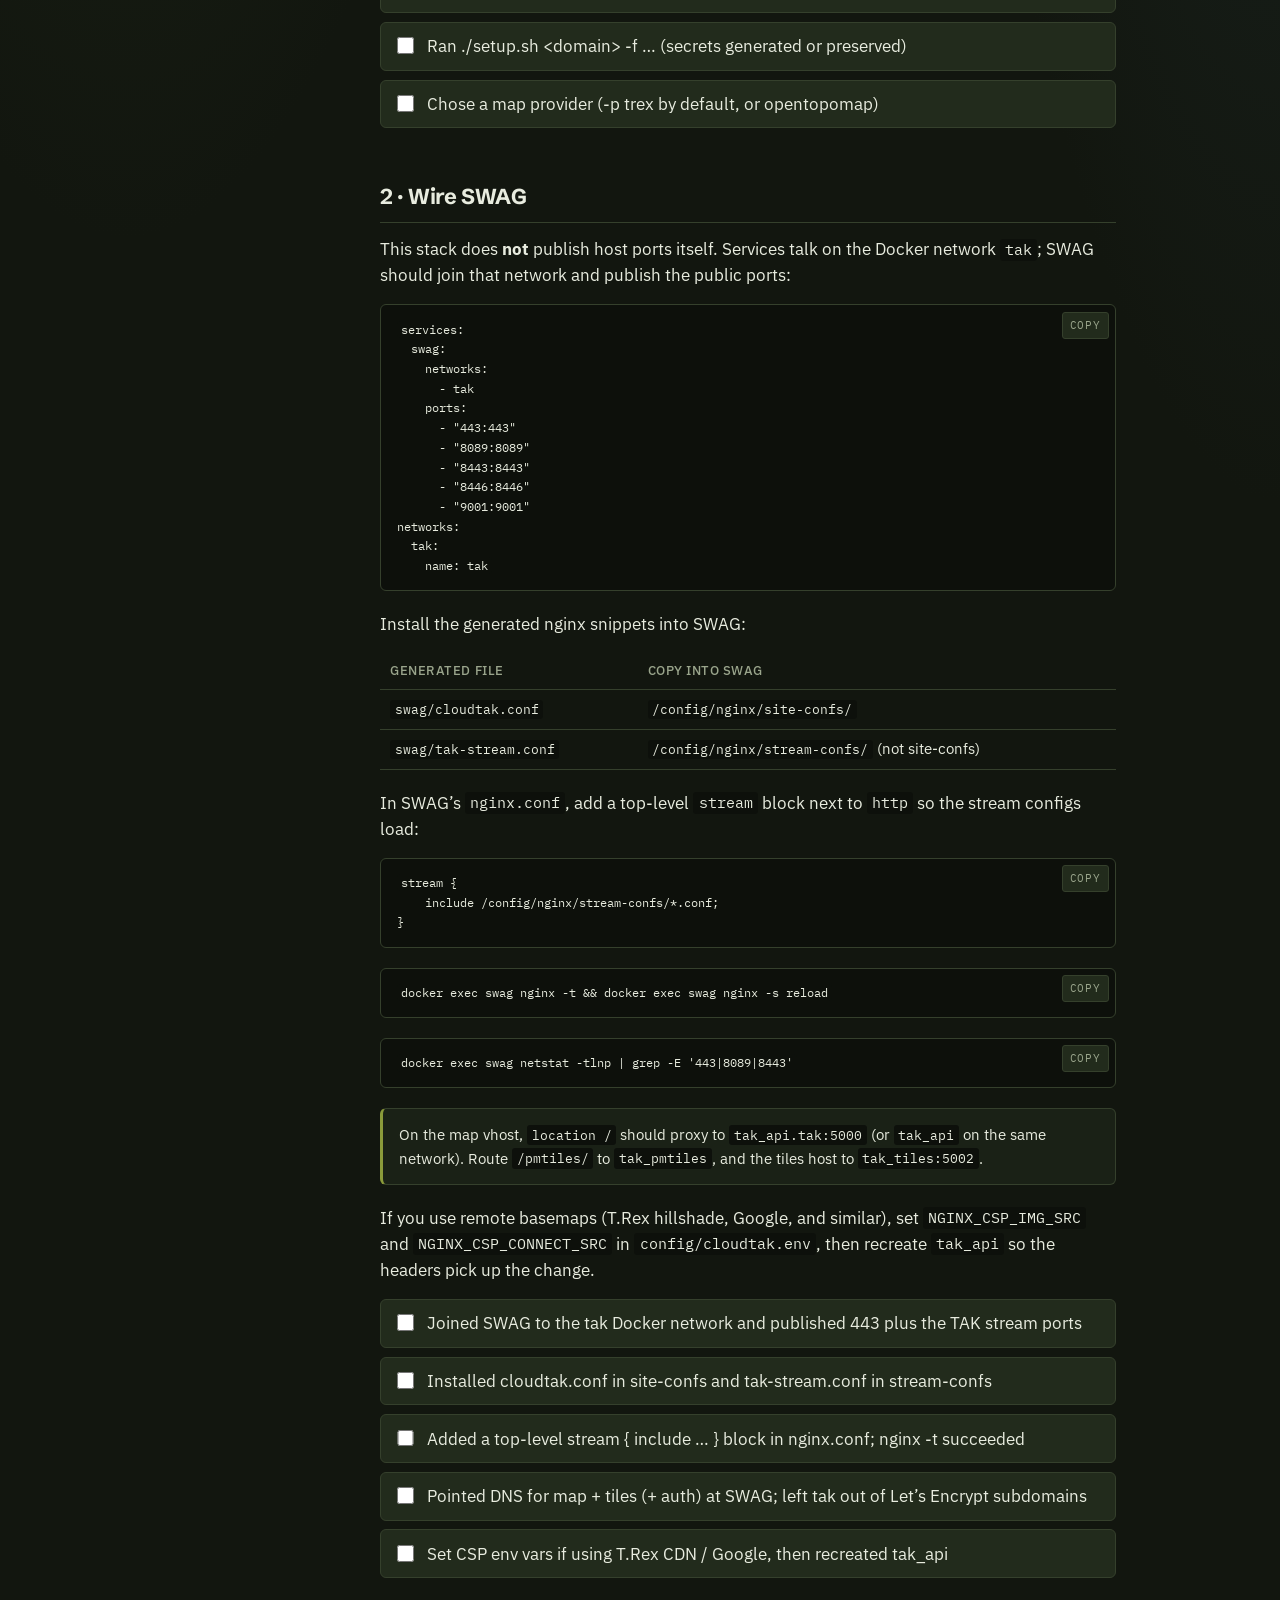
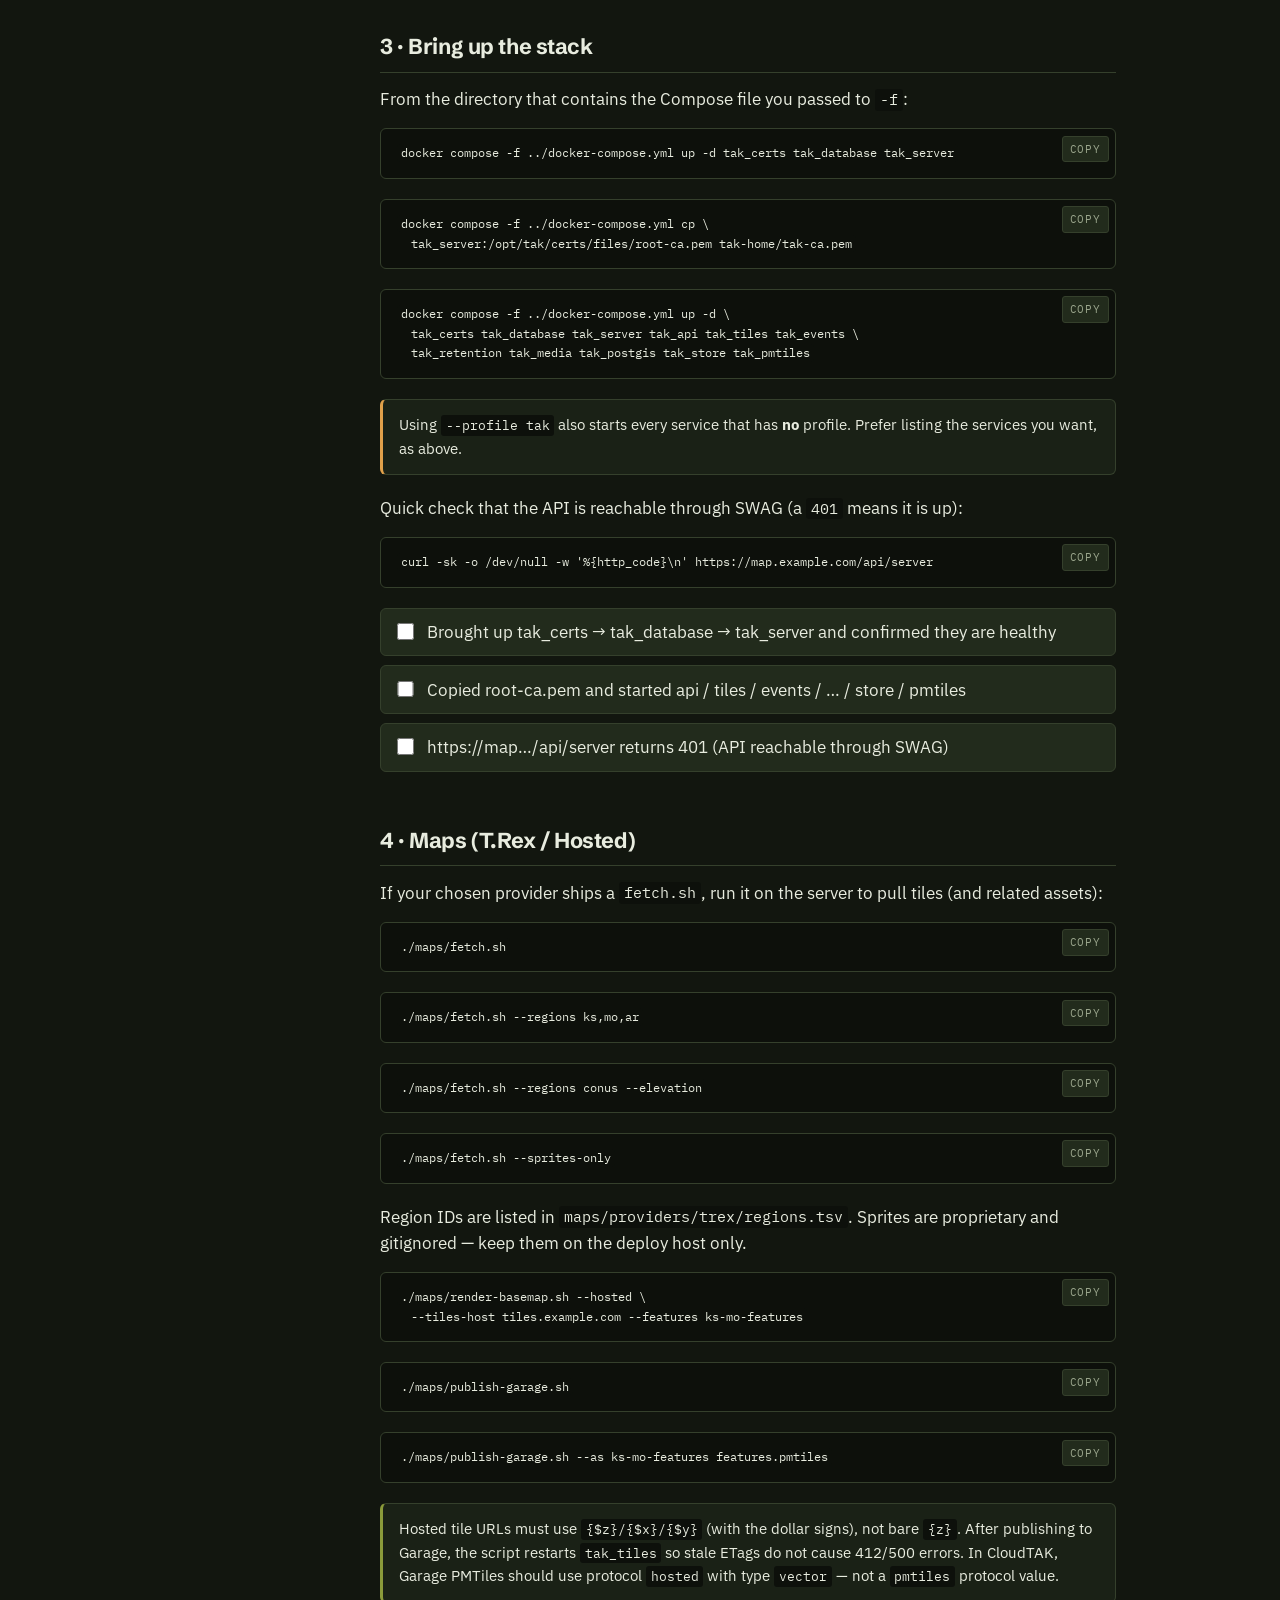
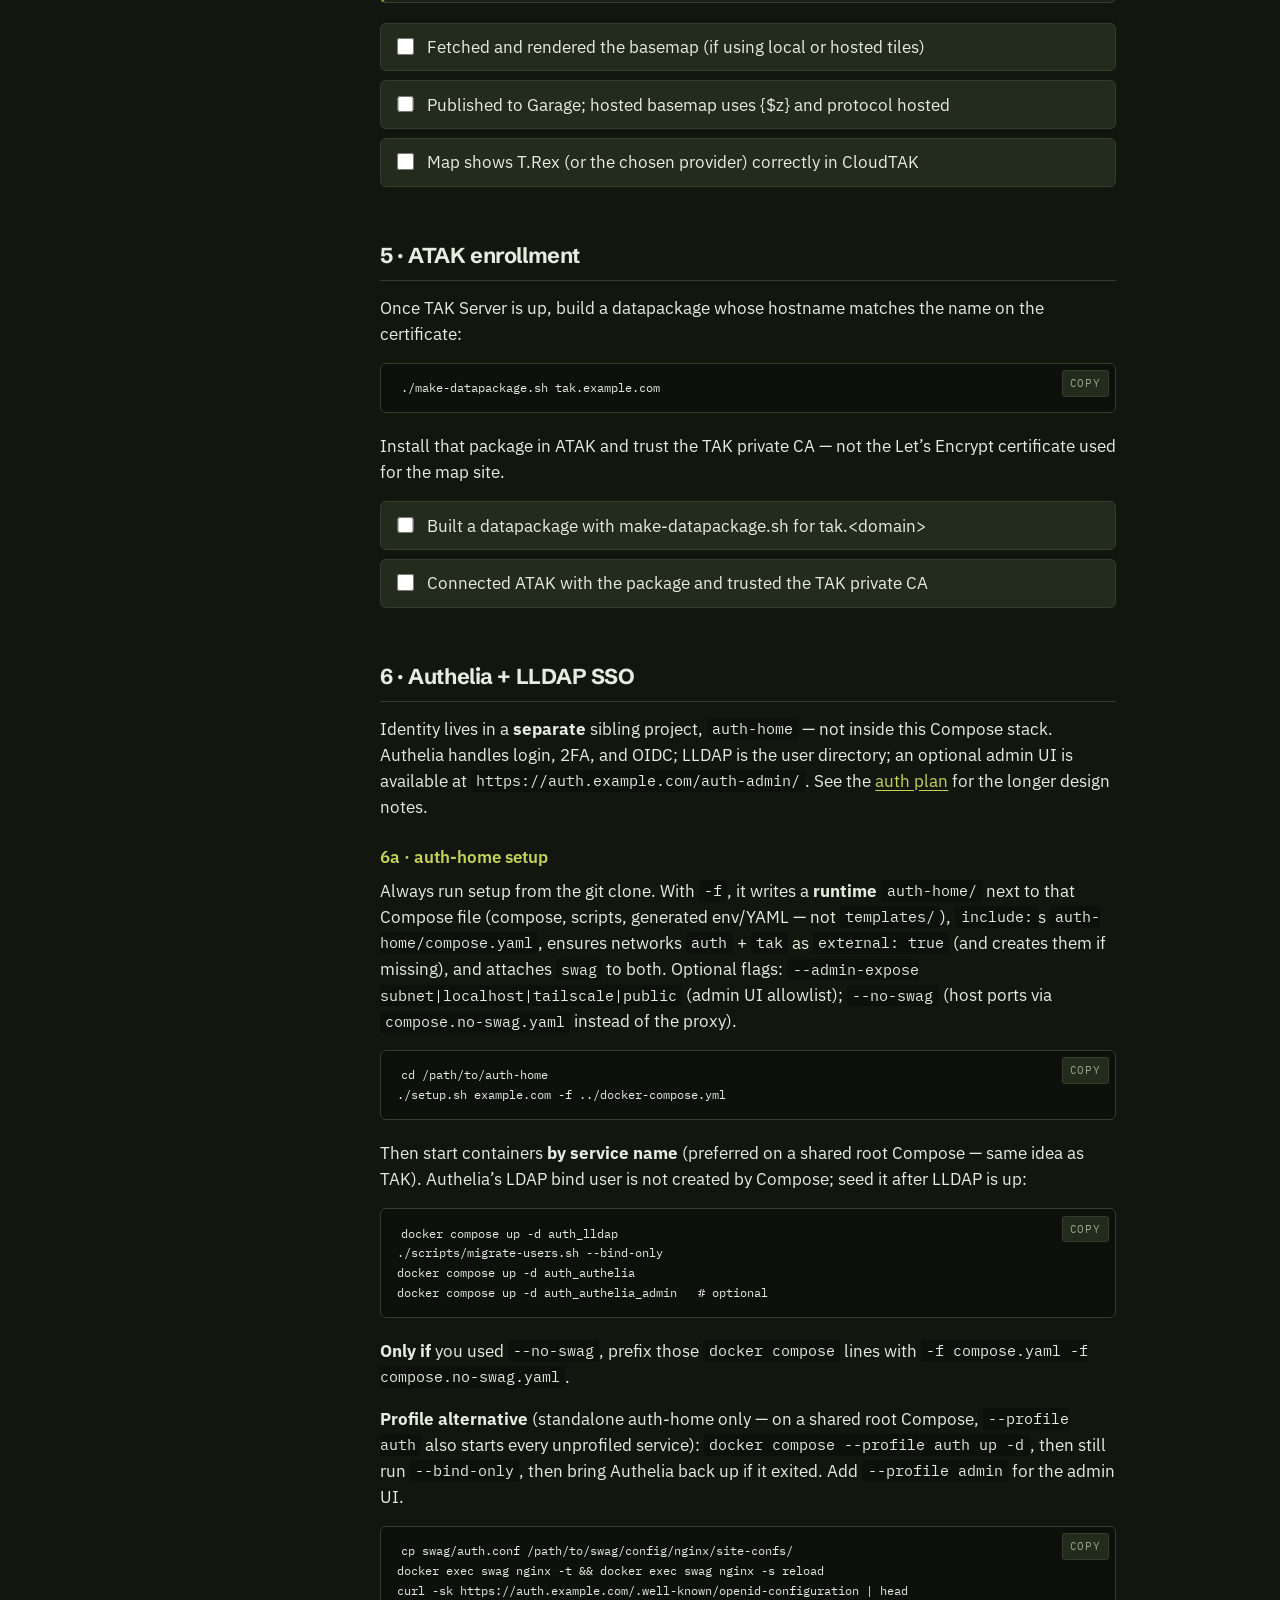
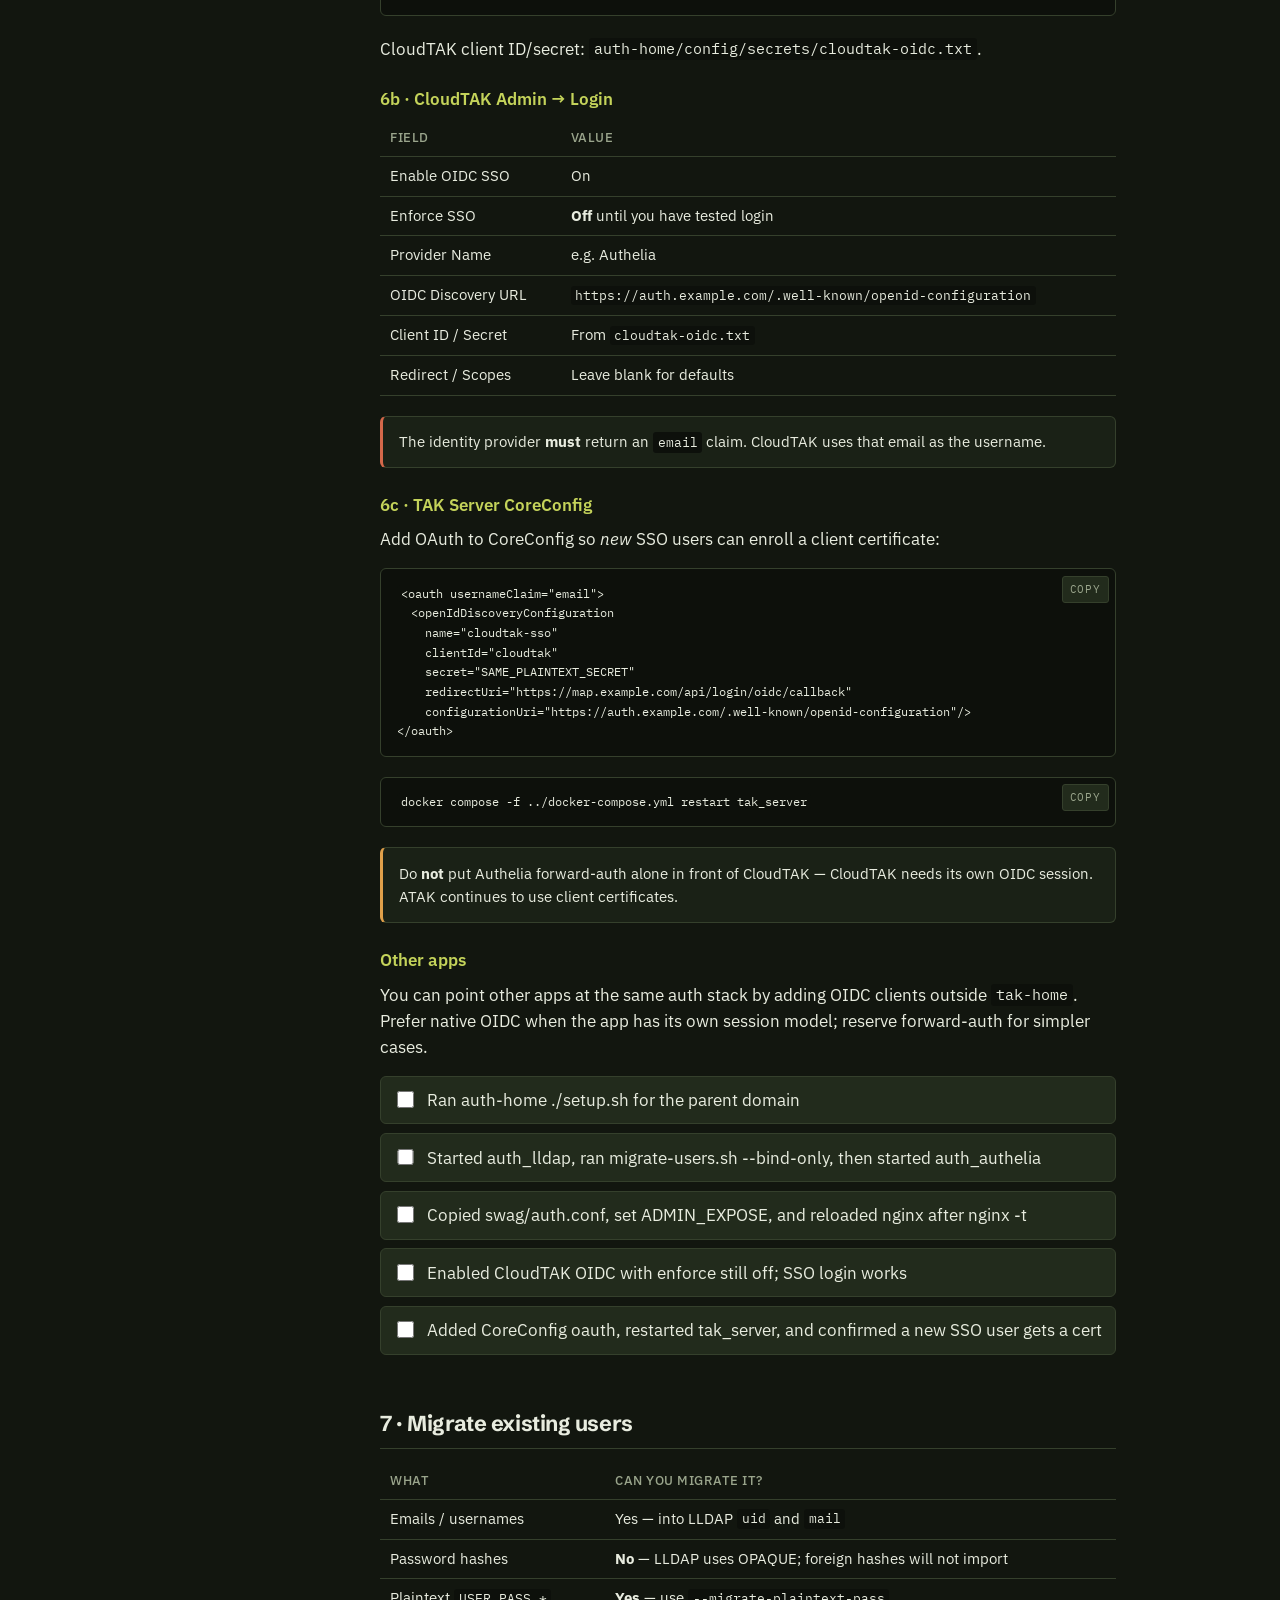
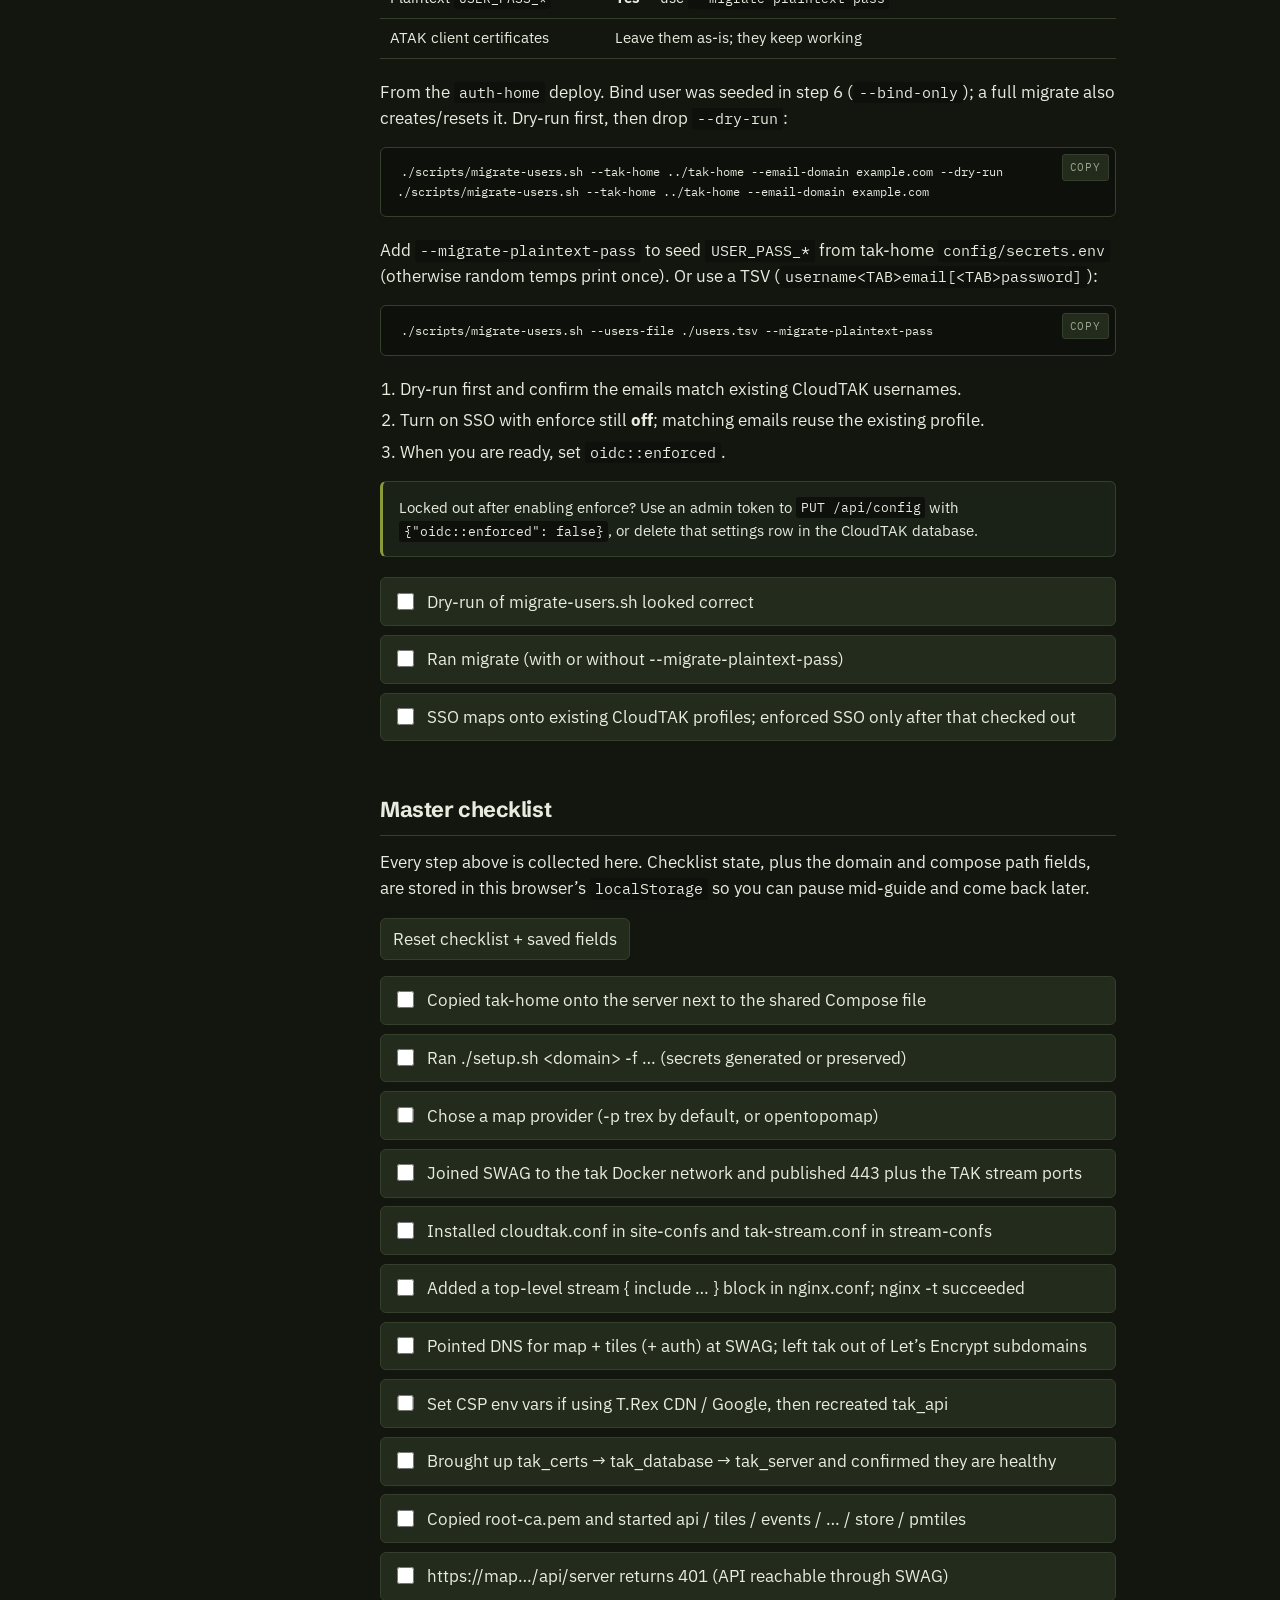
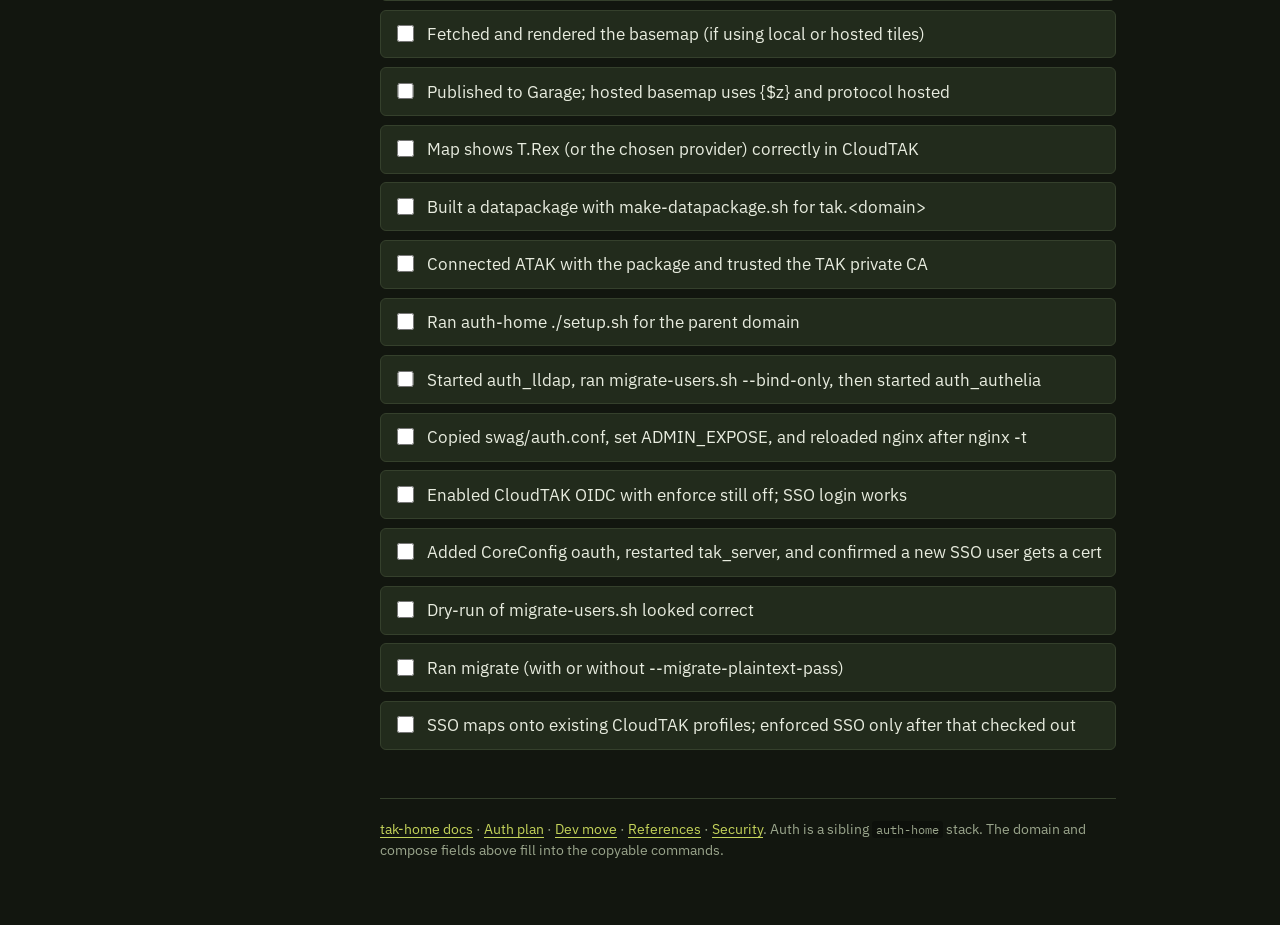
<file: docs/setup-guide.html>
<!DOCTYPE html>
<html lang="en">
<head>
  <meta charset="utf-8" />
  <meta name="viewport" content="width=device-width, initial-scale=1" />
  <title>tak-home setup guide</title>
  <link rel="icon" href="favicon.svg" type="image/svg+xml" />
  <link rel="icon" href="favicon.ico" sizes="any" />
  <link rel="apple-touch-icon" href="apple-touch-icon.png" />
  <link rel="preconnect" href="https://fonts.googleapis.com" />
  <link rel="preconnect" href="https://fonts.gstatic.com" crossorigin />
  <link href="https://fonts.googleapis.com/css2?family=IBM+Plex+Mono:wght@400;500&family=IBM+Plex+Sans:wght@400;500;600&family=Schibsted+Grotesk:wght@600;700&display=swap" rel="stylesheet" />
  <style>
    :root {
      --bg: #12160f;
      --bg-elev: #1a2116;
      --panel: #222b1c;
      --ink: #e8ecdf;
      --muted: #9aa58c;
      --line: #35402c;
      --accent: #c4d35a;
      --accent-dim: #8a9a3a;
      --warn: #e0a04a;
      --danger: #d4684a;
      --ok: #6dbf8a;
      --code-bg: #0d100b;
      --radius: 6px;
      --max: 46rem;
    }

    * { box-sizing: border-box; }
    html {
      scroll-behavior: smooth;
      scrollbar-width: none;
      -ms-overflow-style: none;
    }
    html::-webkit-scrollbar { display: none; }
    body {
      margin: 0;
      font-family: "IBM Plex Sans", system-ui, sans-serif;
      font-size: 1.05rem;
      line-height: 1.55;
      color: var(--ink);
      background:
        radial-gradient(ellipse 80% 50% at 10% -10%, #2a3820 0%, transparent 55%),
        radial-gradient(ellipse 60% 40% at 100% 0%, #1e2a28 0%, transparent 50%),
        var(--bg);
      min-height: 100vh;
      scrollbar-width: none;
      -ms-overflow-style: none;
    }
    body::-webkit-scrollbar { display: none; }

    a { color: var(--accent); text-underline-offset: 3px; }
    a:hover { color: #dce878; }

    .wrap {
      display: grid;
      grid-template-columns: minmax(0, 14rem) minmax(0, var(--max));
      gap: 2.5rem;
      max-width: 68rem;
      margin: 0 auto;
      padding: 2rem 1.25rem 4rem;
    }

    nav {
      position: sticky;
      top: 1rem;
      align-self: start;
      font-size: 0.85rem;
      z-index: 100;
      background: var(--bg);
    }
    main {
      position: relative;
      z-index: 0;
      min-width: 0;
    }
    .side-top {
      display: flex;
      align-items: center;
      justify-content: space-between;
      gap: 0.75rem;
    }
    .nav-toggle {
      display: none;
      font: inherit;
      font-size: 0.8rem;
      font-weight: 500;
      cursor: pointer;
      color: var(--bg);
      background: var(--accent);
      border: 0;
      border-radius: var(--radius);
      padding: 0.4rem 0.75rem;
      flex-shrink: 0;
    }
    .nav-toggle:hover { filter: brightness(1.06); }
    nav .brand {
      font-family: "Schibsted Grotesk", "IBM Plex Sans", sans-serif;
      font-weight: 700;
      font-size: 1.15rem;
      letter-spacing: -0.02em;
      color: var(--accent);
      margin-bottom: 1rem;
      display: flex;
      align-items: center;
      gap: 0.55rem;
      text-decoration: none;
    }
    .side-top .brand { margin-bottom: 0; }
    nav .brand img {
      width: 1.75rem;
      height: 1.75rem;
      border-radius: 0.35rem;
      flex-shrink: 0;
    }
    nav ol {
      list-style: none;
      margin: 0;
      padding: 0;
      border-left: 1px solid var(--line);
    }
    nav a {
      display: block;
      padding: 0.35rem 0 0.35rem 0.85rem;
      color: var(--muted);
      text-decoration: none;
      border-left: 2px solid transparent;
      margin-left: -1px;
    }
    nav a:hover,
    nav a[aria-current="true"] {
      color: var(--ink);
      border-left-color: var(--accent);
    }
    nav .progress {
      margin-top: 1.25rem;
      padding: 0.75rem;
      background: var(--panel);
      border: 1px solid var(--line);
      border-radius: var(--radius);
      color: var(--muted);
      font-size: 0.8rem;
    }
    nav .progress strong { color: var(--accent); font-weight: 600; }
    nav .progress .persist-hint {
      display: block;
      margin-top: 0.4rem;
      font-size: 0.72rem;
      color: var(--muted);
      opacity: 0.85;
    }

    .domain-bar {
      display: grid;
      grid-template-columns: auto minmax(8rem, 1fr);
      gap: 0.55rem 0.75rem;
      align-items: center;
      margin: 0 0 1.75rem;
      padding: 0.85rem 1rem;
      background: var(--panel);
      border: 1px solid var(--line);
      border-radius: var(--radius);
    }
    .domain-bar label {
      font-size: 0.85rem;
      color: var(--muted);
      font-weight: 500;
      white-space: nowrap;
    }
    .domain-bar input {
      font-family: "IBM Plex Mono", ui-monospace, monospace;
      font-size: 0.9rem;
      color: var(--ink);
      background: var(--code-bg);
      border: 1px solid var(--line);
      border-radius: 4px;
      padding: 0.4rem 0.65rem;
      width: 100%;
      min-width: 0;
    }
    .domain-bar input:focus {
      outline: 2px solid var(--accent-dim);
      outline-offset: 1px;
    }
    @media (min-width: 640px) {
      .domain-bar {
        grid-template-columns: auto minmax(10rem, 1fr) auto minmax(12rem, 1.4fr);
      }
    }

    main h1 {
      font-family: "Schibsted Grotesk", "IBM Plex Sans", sans-serif;
      font-size: clamp(1.8rem, 4vw, 2.4rem);
      font-weight: 700;
      letter-spacing: -0.03em;
      line-height: 1.15;
      margin: 0 0 0.75rem;
    }
    main .lede {
      color: var(--muted);
      font-size: 1.1rem;
      margin: 0 0 2rem;
      max-width: 38rem;
    }

    section {
      margin: 0 0 2.75rem;
      padding-top: 0.5rem;
      scroll-margin-top: 1rem;
    }
    section h2 {
      font-family: "Schibsted Grotesk", sans-serif;
      font-size: 1.35rem;
      font-weight: 700;
      letter-spacing: -0.02em;
      margin: 0 0 0.85rem;
      padding-bottom: 0.5rem;
      border-bottom: 1px solid var(--line);
    }
    section h3 {
      font-size: 1.05rem;
      font-weight: 600;
      margin: 1.5rem 0 0.5rem;
      color: var(--accent);
    }
    p { margin: 0 0 1rem; }
    ul, ol { margin: 0 0 1rem; padding-left: 1.25rem; }
    li { margin-bottom: 0.35rem; }

    .callout {
      border: 1px solid var(--line);
      border-left: 3px solid var(--accent-dim);
      background: var(--bg-elev);
      padding: 0.85rem 1rem;
      border-radius: var(--radius);
      margin: 0 0 1.25rem;
      font-size: 0.95rem;
    }
    .callout.warn { border-left-color: var(--warn); }
    .callout.danger { border-left-color: var(--danger); }
    .callout strong { color: var(--ink); }

    table {
      width: 100%;
      border-collapse: collapse;
      font-size: 0.92rem;
      margin: 0 0 1.25rem;
    }
    th, td {
      text-align: left;
      padding: 0.5rem 0.65rem;
      border-bottom: 1px solid var(--line);
      vertical-align: top;
    }
    th { color: var(--muted); font-weight: 500; font-size: 0.8rem; text-transform: uppercase; letter-spacing: 0.04em; }
    code, kbd {
      font-family: "IBM Plex Mono", ui-monospace, monospace;
      font-size: 0.88em;
      background: var(--code-bg);
      padding: 0.1em 0.35em;
      border-radius: 3px;
    }

    pre {
      position: relative;
      margin: 0 0 1.25rem;
      padding: 0.9rem 1rem;
      background: var(--code-bg);
      border: 1px solid var(--line);
      border-radius: var(--radius);
      overflow-x: auto;
      scrollbar-width: none;
      -ms-overflow-style: none;
      font-family: "IBM Plex Mono", ui-monospace, monospace;
      font-size: 0.82rem;
      line-height: 1.5;
    }
    pre::-webkit-scrollbar { display: none; }
    pre button.copy {
      position: absolute;
      top: 0.4rem;
      right: 0.4rem;
      font: inherit;
      font-size: 0.7rem;
      text-transform: uppercase;
      letter-spacing: 0.06em;
      color: var(--muted);
      background: var(--panel);
      border: 1px solid var(--line);
      border-radius: 3px;
      padding: 0.25rem 0.45rem;
      cursor: pointer;
    }
    pre button.copy:hover { color: var(--ink); border-color: var(--accent-dim); }

    .checklist {
      list-style: none;
      margin: 0 0 1.25rem;
      padding: 0;
    }
    .checklist li {
      display: flex;
      gap: 0.65rem;
      align-items: flex-start;
      margin: 0 0 0.55rem;
      padding: 0.65rem 0.75rem;
      background: var(--panel);
      border: 1px solid var(--line);
      border-radius: var(--radius);
    }
    .checklist li.done {
      border-color: #2f4a35;
      background: #182019;
    }
    .checklist label {
      flex: 1;
      cursor: pointer;
      color: var(--ink);
    }
    .checklist li.done label { color: var(--muted); text-decoration: line-through; text-decoration-color: var(--line); }
    .checklist input {
      margin-top: 0.25rem;
      accent-color: var(--accent);
      width: 1.05rem;
      height: 1.05rem;
      flex-shrink: 0;
    }

    .diagram {
      font-family: "IBM Plex Mono", monospace;
      font-size: 0.78rem;
      line-height: 1.45;
      white-space: pre;
      overflow-x: auto;
      color: var(--muted);
      background: var(--code-bg);
      border: 1px solid var(--line);
      border-radius: var(--radius);
      padding: 1rem;
      margin: 0 0 1.25rem;
    }
    .diagram .hl { color: var(--accent); }

    footer {
      margin-top: 3rem;
      padding-top: 1.25rem;
      border-top: 1px solid var(--line);
      color: var(--muted);
      font-size: 0.85rem;
    }

    @media (max-width: 960px) {
      .wrap {
        grid-template-columns: 1fr;
        gap: 1rem;
        padding-top: 0;
      }
      nav {
        position: sticky;
        top: 0;
        z-index: 100;
        margin: 0 -1.25rem 0.75rem;
        padding: 0.75rem 1.25rem;
        background: #12160f;
        border-bottom: 1px solid var(--line);
      }
      .nav-toggle { display: inline-flex; align-items: center; }
      nav .side-panel { display: none; }
      nav.is-open .side-panel {
        display: block;
        margin-top: 0.85rem;
        padding-top: 0.85rem;
        border-top: 1px solid var(--line);
        max-height: min(70vh, 28rem);
        overflow-y: auto;
        scrollbar-width: none;
        -ms-overflow-style: none;
      }
      nav.is-open .side-panel::-webkit-scrollbar { display: none; }
      nav ol {
        display: flex;
        flex-wrap: wrap;
        gap: 0.25rem 0.75rem;
        border: none;
      }
      nav .side-panel a {
        border: none;
        margin: 0;
        padding: 0.2rem 0;
      }
      nav .progress { margin-top: 0.85rem; }
    }
    @media (min-width: 961px) {
      nav .side-panel { display: block; }
      .nav-toggle { display: none !important; }
    }
  </style>
</head>
<body>
  <div class="wrap">
    <nav aria-label="Steps">
      <a class="brand" href="#top"><img src="logo.png" width="28" height="28" alt="" />tak-home</a>
      <ol>
        <li><a href="#overview">Overview</a></li>
        <li><a href="#copy-setup">1 · Copy &amp; setup</a></li>
        <li><a href="#swag">2 · SWAG</a></li>
        <li><a href="#bring-up">3 · Bring up</a></li>
        <li><a href="#maps">4 · Maps</a></li>
        <li><a href="#enroll">5 · ATAK enroll</a></li>
        <li><a href="#auth">6 · Authelia SSO</a></li>
        <li><a href="#migrate">7 · Migrate users</a></li>
        <li><a href="#checks">Checklist</a></li>
      </ol>
      <div class="progress" id="progress">Checklist: <strong>0</strong> / 0<span class="persist-hint">Saved in this browser</span></div>
    </nav>

    <main id="top">
      <h1>Setup guide</h1>
      <p class="lede">
        This walkthrough sets up a Docker-first CloudTAK + TAK Server stack behind SWAG,
        optional T.Rex maps, and Authelia + LLDAP for SSO (in a separate
        <code>auth-home</code> stack). Your checklist progress is saved in this browser.
        Use the Copy button on any command block to grab it for the terminal.
      </p>

      <div class="domain-bar">
        <label for="domain">Domain</label>
        <input id="domain" type="text" value="example.com" spellcheck="false" autocomplete="off"
          title="Replaces example.com in the commands below (map / tiles / tak / auth hosts)" />
        <label for="compose">Compose file</label>
        <input id="compose" type="text" value="../docker-compose.yml" spellcheck="false" autocomplete="off"
          title="Path to your shared root compose file (-f / docker compose -f)" />
      </div>

      <section id="overview">
        <h2>What you get</h2>
        <table>
          <thead><tr><th>Hostname</th><th>Role</th></tr></thead>
          <tbody>
            <tr><td><code>map.&lt;domain&gt;</code></td><td>CloudTAK web UI (Let’s Encrypt via SWAG)</td></tr>
            <tr><td><code>tiles.&lt;domain&gt;</code></td><td>CloudTAK tiles / Hosted PMTiles</td></tr>
            <tr><td><code>tak.&lt;domain&gt;</code></td><td>ATAK (8089 and related ports) — TAK private CA, stream passthrough</td></tr>
            <tr><td><code>auth.&lt;domain&gt;</code></td><td>Authelia login (optional admin UI at <code>/auth-admin/</code>)</td></tr>
          </tbody>
        </table>
        <div class="callout warn">
          <strong>Two certificate worlds.</strong>
          Map and tiles use SWAG’s Let’s Encrypt certificates.
          TAK client ports use the TAK private CA.
          Do not copy TAK <code>*.pem</code> / <code>*.p12</code> files into SWAG’s
          <code>/config/keys</code>, and leave <code>tak</code> out of Let’s Encrypt
          <code>SUBDOMAINS</code>.
        </div>
        <div class="diagram"><span class="hl">browser</span>
  │ HTTPS 443
  ▼
<span class="hl">SWAG</span> ── map → tak_api:5000
     ├── tiles → tak_tiles:5002
     ├── auth → Authelia (+ /auth-admin)
     └── stream 8089/8443/… → tak_server (no decrypt)

<span class="hl">Authelia</span> ← LDAP → <span class="hl">LLDAP</span>
     │ OIDC
     ▼
<span class="hl">CloudTAK</span> (+ TAK CoreConfig oauth for cert enroll)</div>
      </section>

      <section id="copy-setup">
        <h2>1 · Copy &amp; run setup</h2>
        <p>
          On the server, place this project next to your shared Compose file, then run
          setup (the two forms below are equivalent):
        </p>
        <pre data-domain><code>./setup.sh example.com -f ../docker-compose.yml</code></pre>
        <pre data-domain><code>./setup.sh -h example.com --file ../docker-compose.yml</code></pre>
        <pre data-domain><code>./setup.sh example.com -p opentopomap</code></pre>
        <p>The default map provider is <code>trex</code>; pass <code>-p</code> to choose another.</p>
        <p>
          <code>-f</code> points at the root Compose file to update. Setup copies the stack
          into a <code>tak-home/</code> directory beside that file and adds an
          <code>include</code> for <code>tak-home/compose.yaml</code>.
        </p>
        <p>
          You can safely re-run setup later: it refreshes hostnames but keeps secrets
          already present in <code>config/secrets.env</code> and <code>config/cloudtak.env</code>.
        </p>
        <ul class="checklist" data-section="setup"></ul>
      </section>

      <section id="swag">
        <h2>2 · Wire SWAG</h2>
        <p>
          This stack does <strong>not</strong> publish host ports itself. Services talk on the
          Docker network <code>tak</code>; SWAG should join that network and publish the
          public ports:
        </p>
        <pre data-domain><code>services:
  swag:
    networks:
      - tak
    ports:
      - "443:443"
      - "8089:8089"
      - "8443:8443"
      - "8446:8446"
      - "9001:9001"
networks:
  tak:
    name: tak</code></pre>
        <p>Install the generated nginx snippets into SWAG:</p>
        <table>
          <thead><tr><th>Generated file</th><th>Copy into SWAG</th></tr></thead>
          <tbody>
            <tr><td><code>swag/cloudtak.conf</code></td><td><code>/config/nginx/site-confs/</code></td></tr>
            <tr><td><code>swag/tak-stream.conf</code></td><td><code>/config/nginx/stream-confs/</code> (not site-confs)</td></tr>
          </tbody>
        </table>
        <p>
          In SWAG’s <code>nginx.conf</code>, add a top-level <code>stream</code> block next to
          <code>http</code> so the stream configs load:
        </p>
        <pre data-domain><code>stream {
    include /config/nginx/stream-confs/*.conf;
}</code></pre>
        <pre data-domain><code>docker exec swag nginx -t && docker exec swag nginx -s reload</code></pre>
        <pre data-domain><code>docker exec swag netstat -tlnp | grep -E '443|8089|8443'</code></pre>
        <div class="callout">
          On the map vhost, <code>location /</code> should proxy to
          <code>tak_api.tak:5000</code> (or <code>tak_api</code> on the same network).
          Route <code>/pmtiles/</code> to <code>tak_pmtiles</code>, and the tiles host to
          <code>tak_tiles:5002</code>.
        </div>
        <p>
          If you use remote basemaps (T.Rex hillshade, Google, and similar), set
          <code>NGINX_CSP_IMG_SRC</code> and <code>NGINX_CSP_CONNECT_SRC</code> in
          <code>config/cloudtak.env</code>, then recreate <code>tak_api</code> so the
          headers pick up the change.
        </p>
        <ul class="checklist" data-section="swag"></ul>
      </section>

      <section id="bring-up">
        <h2>3 · Bring up the stack</h2>
        <p>From the directory that contains the Compose file you passed to <code>-f</code>:</p>
        <pre data-domain><code>docker compose -f ../docker-compose.yml up -d tak_certs tak_database tak_server</code></pre>
        <pre data-domain><code>docker compose -f ../docker-compose.yml cp \
  tak_server:/opt/tak/certs/files/root-ca.pem tak-home/tak-ca.pem</code></pre>
        <pre data-domain><code>docker compose -f ../docker-compose.yml up -d \
  tak_certs tak_database tak_server tak_api tak_tiles tak_events \
  tak_retention tak_media tak_postgis tak_store tak_pmtiles</code></pre>
        <div class="callout warn">
          Using <code>--profile tak</code> also starts every service that has
          <strong>no</strong> profile. Prefer listing the services you want, as above.
        </div>
        <p>Quick check that the API is reachable through SWAG (a <code>401</code> means it is up):</p>
        <pre data-domain><code>curl -sk -o /dev/null -w '%{http_code}\n' https://map.example.com/api/server</code></pre>
        <ul class="checklist" data-section="bringup"></ul>
      </section>

      <section id="maps">
        <h2>4 · Maps (T.Rex / Hosted)</h2>
        <p>
          If your chosen provider ships a <code>fetch.sh</code>, run it on the server to
          pull tiles (and related assets):
        </p>
        <pre data-domain><code>./maps/fetch.sh</code></pre>
        <pre data-domain><code>./maps/fetch.sh --regions ks,mo,ar</code></pre>
        <pre data-domain><code>./maps/fetch.sh --regions conus --elevation</code></pre>
        <pre data-domain><code>./maps/fetch.sh --sprites-only</code></pre>
        <p>
          Region IDs are listed in <code>maps/providers/trex/regions.tsv</code>.
          Sprites are proprietary and gitignored — keep them on the deploy host only.
        </p>
        <pre data-domain><code>./maps/render-basemap.sh --hosted \
  --tiles-host tiles.example.com --features ks-mo-features</code></pre>
        <pre data-domain><code>./maps/publish-garage.sh</code></pre>
        <pre data-domain><code>./maps/publish-garage.sh --as ks-mo-features features.pmtiles</code></pre>
        <div class="callout">
          Hosted tile URLs must use <code>{$z}/{$x}/{$y}</code> (with the dollar signs),
          not bare <code>{z}</code>. After publishing to Garage, the script restarts
          <code>tak_tiles</code> so stale ETags do not cause 412/500 errors.
          In CloudTAK, Garage PMTiles should use protocol <code>hosted</code> with type
          <code>vector</code> — not a <code>pmtiles</code> protocol value.
        </div>
        <ul class="checklist" data-section="maps"></ul>
      </section>

      <section id="enroll">
        <h2>5 · ATAK enrollment</h2>
        <p>
          Once TAK Server is up, build a datapackage whose hostname matches the name
          on the certificate:
        </p>
        <pre data-domain><code>./make-datapackage.sh tak.example.com</code></pre>
        <p>
          Install that package in ATAK and trust the TAK private CA — not the Let’s Encrypt
          certificate used for the map site.
        </p>
        <ul class="checklist" data-section="enroll"></ul>
      </section>

      <section id="auth">
        <h2>6 · Authelia + LLDAP SSO</h2>
        <p>
          Identity lives in a <strong>separate</strong> sibling project,
          <code>auth-home</code> — not inside this Compose stack.
          Authelia handles login, 2FA, and OIDC; LLDAP is the user directory;
          an optional admin UI is available at
          <code>https://auth.example.com/auth-admin/</code>.
          See the <a href="auth-plan.html">auth plan</a> for the longer design notes.
        </p>

        <h3>6a · auth-home setup</h3>
        <p>
          Always run setup from the git clone. With <code>-f</code>, it writes a
          <strong>runtime</strong> <code>auth-home/</code> next to that Compose file
          (compose, scripts, generated env/YAML — not <code>templates/</code>),
          <code>include:</code>s <code>auth-home/compose.yaml</code>, ensures networks
          <code>auth</code> + <code>tak</code> as <code>external: true</code> (and creates
          them if missing), and attaches <code>swag</code> to both.
          Optional flags: <code>--admin-expose subnet|localhost|tailscale|public</code>
          (admin UI allowlist); <code>--no-swag</code> (host ports via
          <code>compose.no-swag.yaml</code> instead of the proxy).
        </p>
        <pre data-domain><code>cd /path/to/auth-home
./setup.sh example.com -f ../docker-compose.yml</code></pre>
        <p>
          Then start containers <strong>by service name</strong> (preferred on a shared
          root Compose — same idea as TAK). Authelia’s LDAP bind user is not created by
          Compose; seed it after LLDAP is up:
        </p>
        <pre data-domain><code>docker compose up -d auth_lldap
./scripts/migrate-users.sh --bind-only
docker compose up -d auth_authelia
docker compose up -d auth_authelia_admin   # optional</code></pre>
        <p>
          <strong>Only if</strong> you used <code>--no-swag</code>, prefix those
          <code>docker compose</code> lines with
          <code>-f compose.yaml -f compose.no-swag.yaml</code>.
        </p>
        <p>
          <strong>Profile alternative</strong> (standalone auth-home only — on a shared
          root Compose, <code>--profile auth</code> also starts every unprofiled service):
          <code>docker compose --profile auth up -d</code>, then still run
          <code>--bind-only</code>, then bring Authelia back up if it exited. Add
          <code>--profile admin</code> for the admin UI.
        </p>
        <pre data-domain><code>cp swag/auth.conf /path/to/swag/config/nginx/site-confs/
docker exec swag nginx -t && docker exec swag nginx -s reload
curl -sk https://auth.example.com/.well-known/openid-configuration | head</code></pre>
        <p>
          CloudTAK client ID/secret: <code>auth-home/config/secrets/cloudtak-oidc.txt</code>.
        </p>

        <h3>6b · CloudTAK Admin → Login</h3>
        <table>
          <thead><tr><th>Field</th><th>Value</th></tr></thead>
          <tbody>
            <tr><td>Enable OIDC SSO</td><td>On</td></tr>
            <tr><td>Enforce SSO</td><td><strong>Off</strong> until you have tested login</td></tr>
            <tr><td>Provider Name</td><td>e.g. Authelia</td></tr>
            <tr><td>OIDC Discovery URL</td><td><code>https://auth.example.com/.well-known/openid-configuration</code></td></tr>
            <tr><td>Client ID / Secret</td><td>From <code>cloudtak-oidc.txt</code></td></tr>
            <tr><td>Redirect / Scopes</td><td>Leave blank for defaults</td></tr>
          </tbody>
        </table>
        <div class="callout danger">
          The identity provider <strong>must</strong> return an <code>email</code> claim.
          CloudTAK uses that email as the username.
        </div>

        <h3>6c · TAK Server CoreConfig</h3>
        <p>
          Add OAuth to CoreConfig so <em>new</em> SSO users can enroll a client certificate:
        </p>
        <pre data-domain><code>&lt;oauth usernameClaim="email"&gt;
  &lt;openIdDiscoveryConfiguration
    name="cloudtak-sso"
    clientId="cloudtak"
    secret="SAME_PLAINTEXT_SECRET"
    redirectUri="https://map.example.com/api/login/oidc/callback"
    configurationUri="https://auth.example.com/.well-known/openid-configuration"/&gt;
&lt;/oauth&gt;</code></pre>
        <pre data-domain><code>docker compose -f ../docker-compose.yml restart tak_server</code></pre>
        <div class="callout warn">
          Do <strong>not</strong> put Authelia forward-auth alone in front of CloudTAK —
          CloudTAK needs its own OIDC session. ATAK continues to use client certificates.
        </div>
        <h3>Other apps</h3>
        <p>
          You can point other apps at the same auth stack by adding OIDC clients outside
          <code>tak-home</code>. Prefer native OIDC when the app has its own session model;
          reserve forward-auth for simpler cases.
        </p>
        <ul class="checklist" data-section="auth"></ul>
      </section>

      <section id="migrate">
        <h2>7 · Migrate existing users</h2>
        <table>
          <thead><tr><th>What</th><th>Can you migrate it?</th></tr></thead>
          <tbody>
            <tr><td>Emails / usernames</td><td>Yes — into LLDAP <code>uid</code> and <code>mail</code></td></tr>
            <tr><td>Password hashes</td><td><strong>No</strong> — LLDAP uses OPAQUE; foreign hashes will not import</td></tr>
            <tr><td>Plaintext <code>USER_PASS_*</code></td><td><strong>Yes</strong> — use <code>--migrate-plaintext-pass</code></td></tr>
            <tr><td>ATAK client certificates</td><td>Leave them as-is; they keep working</td></tr>
          </tbody>
        </table>
        <p>
          From the <code>auth-home</code> deploy. Bind user was seeded in step 6
          (<code>--bind-only</code>); a full migrate also creates/resets it.
          Dry-run first, then drop <code>--dry-run</code>:
        </p>
        <pre data-domain><code>./scripts/migrate-users.sh --tak-home ../tak-home --email-domain example.com --dry-run
./scripts/migrate-users.sh --tak-home ../tak-home --email-domain example.com</code></pre>
        <p>
          Add <code>--migrate-plaintext-pass</code> to seed
          <code>USER_PASS_*</code> from tak-home <code>config/secrets.env</code>
          (otherwise random temps print once). Or use a TSV
          (<code>username&lt;TAB&gt;email[&lt;TAB&gt;password]</code>):
        </p>
        <pre data-domain><code>./scripts/migrate-users.sh --users-file ./users.tsv --migrate-plaintext-pass</code></pre>
        <ol>
          <li>Dry-run first and confirm the emails match existing CloudTAK usernames.</li>
          <li>Turn on SSO with enforce still <strong>off</strong>; matching emails reuse the existing profile.</li>
          <li>When you are ready, set <code>oidc::enforced</code>.</li>
        </ol>
        <div class="callout">
          Locked out after enabling enforce? Use an admin token to
          <code>PUT /api/config</code> with <code>{"oidc::enforced": false}</code>,
          or delete that settings row in the CloudTAK database.
        </div>
        <ul class="checklist" data-section="migrate"></ul>
      </section>

      <section id="checks">
        <h2>Master checklist</h2>
        <p>
          Every step above is collected here. Checklist state, plus the domain and compose
          path fields, are stored in this browser’s <code>localStorage</code> so you can
          pause mid-guide and come back later.
        </p>
        <p>
          <button type="button" id="reset-checks" style="font:inherit;cursor:pointer;background:var(--panel);color:var(--ink);border:1px solid var(--line);border-radius:var(--radius);padding:0.45rem 0.75rem;">
            Reset checklist + saved fields
          </button>
        </p>
        <ul class="checklist" data-section="master" id="master-list"></ul>
      </section>

      <footer>
        <a href="./">tak-home docs</a> ·
        <a href="auth-plan.html">Auth plan</a> ·
        <a href="dev-move.html">Dev move</a> ·
        <a href="references.html">References</a> ·
        <a href="security.html">Security</a>.
        Auth is a sibling <code>auth-home</code> stack. The domain and compose fields above
        fill into the copyable commands.
      </footer>
    </main>
  </div>

  <script>
    const STEPS = {
      setup: [
        "Copied tak-home onto the server next to the shared Compose file",
        "Ran ./setup.sh &lt;domain&gt; -f … (secrets generated or preserved)",
        "Chose a map provider (-p trex by default, or opentopomap)",
      ],
      swag: [
        "Joined SWAG to the tak Docker network and published 443 plus the TAK stream ports",
        "Installed cloudtak.conf in site-confs and tak-stream.conf in stream-confs",
        "Added a top-level stream { include … } block in nginx.conf; nginx -t succeeded",
        "Pointed DNS for map + tiles (+ auth) at SWAG; left tak out of Let’s Encrypt subdomains",
        "Set CSP env vars if using T.Rex CDN / Google, then recreated tak_api",
      ],
      bringup: [
        "Brought up tak_certs → tak_database → tak_server and confirmed they are healthy",
        "Copied root-ca.pem and started api / tiles / events / … / store / pmtiles",
        "https://map…/api/server returns 401 (API reachable through SWAG)",
      ],
      maps: [
        "Fetched and rendered the basemap (if using local or hosted tiles)",
        "Published to Garage; hosted basemap uses {$z} and protocol hosted",
        "Map shows T.Rex (or the chosen provider) correctly in CloudTAK",
      ],
      enroll: [
        "Built a datapackage with make-datapackage.sh for tak.&lt;domain&gt;",
        "Connected ATAK with the package and trusted the TAK private CA",
      ],
      auth: [
        "Ran auth-home ./setup.sh for the parent domain",
        "Started auth_lldap, ran migrate-users.sh --bind-only, then started auth_authelia",
        "Copied swag/auth.conf, set ADMIN_EXPOSE, and reloaded nginx after nginx -t",
        "Enabled CloudTAK OIDC with enforce still off; SSO login works",
        "Added CoreConfig oauth, restarted tak_server, and confirmed a new SSO user gets a cert",
      ],
      migrate: [
        "Dry-run of migrate-users.sh looked correct",
        "Ran migrate (with or without --migrate-plaintext-pass)",
        "SSO maps onto existing CloudTAK profiles; enforced SSO only after that checked out",
      ],
    };

    const STORAGE_KEY = "tak-home-setup-guide-v2";
    const STORAGE_KEY_LEGACY = "tak-home-setup-guide-v1";
    const DOMAIN_PH = "example.com";
    const COMPOSE_PH = "../docker-compose.yml";

    function readStore() {
      try {
        const raw = localStorage.getItem(STORAGE_KEY);
        if (raw) {
          const parsed = JSON.parse(raw);
          if (parsed && typeof parsed === "object" && parsed.checks) return parsed;
        }
        const legacy = localStorage.getItem(STORAGE_KEY_LEGACY);
        if (legacy) {
          const checks = JSON.parse(legacy);
          if (checks && typeof checks === "object") {
            return { checks, domain: DOMAIN_PH, compose: COMPOSE_PH };
          }
        }
      } catch (_) { /* private mode / blocked */ }
      return { checks: {}, domain: DOMAIN_PH, compose: COMPOSE_PH };
    }

    const store = readStore();
    if (!store.checks || typeof store.checks !== "object") store.checks = {};
    /** @type {Map<string, HTMLInputElement[]>} */
    const inputsByKey = new Map();

    function save() {
      try {
        localStorage.setItem(STORAGE_KEY, JSON.stringify(store));
        localStorage.removeItem(STORAGE_KEY_LEGACY);
      } catch (_) { /* quota / blocked */ }
      updateProgress();
    }

    function updateProgress() {
      const keys = [...inputsByKey.keys()];
      const done = keys.filter((k) => store.checks[k]).length;
      const el = document.getElementById("progress");
      el.innerHTML = `Checklist: <strong>${done}</strong> / ${keys.length}<span class="persist-hint">Saved in this browser</span>`;
    }

    function setChecked(key, checked) {
      store.checks[key] = checked;
      for (const input of inputsByKey.get(key) || []) {
        input.checked = checked;
        input.closest("li")?.classList.toggle("done", checked);
      }
      save();
    }

    function renderList(ul, section, items) {
      items.forEach((html, i) => {
        const key = `${section}-${i}`;
        const id = `chk-${key}-${ul.dataset.section}`;
        const li = document.createElement("li");
        const input = document.createElement("input");
        input.type = "checkbox";
        input.id = id;
        input.dataset.key = key;
        input.checked = !!store.checks[key];
        if (input.checked) li.classList.add("done");
        const label = document.createElement("label");
        label.htmlFor = id;
        label.innerHTML = html;
        input.addEventListener("change", () => setChecked(key, input.checked));
        if (!inputsByKey.has(key)) inputsByKey.set(key, []);
        inputsByKey.get(key).push(input);
        li.append(input, label);
        ul.append(li);
      });
    }

    for (const [section, items] of Object.entries(STEPS)) {
      const ul = document.querySelector(`ul.checklist[data-section="${section}"]`);
      if (ul) renderList(ul, section, items);
    }
    const masterUl = document.getElementById("master-list");
    for (const [section, items] of Object.entries(STEPS)) {
      renderList(masterUl, section, items);
    }

    document.getElementById("reset-checks").addEventListener("click", () => {
      if (!confirm("Clear checklist progress and saved domain/compose fields?")) return;
      try {
        localStorage.removeItem(STORAGE_KEY);
        localStorage.removeItem(STORAGE_KEY_LEGACY);
      } catch (_) {}
      location.reload();
    });

    const domainInput = document.getElementById("domain");
    const composeInput = document.getElementById("compose");
    if (store.domain) domainInput.value = store.domain;
    if (store.compose) composeInput.value = store.compose;

    function applyPlaceholders() {
      const d = (domainInput.value || DOMAIN_PH).trim() || DOMAIN_PH;
      const c = (composeInput.value || COMPOSE_PH).trim() || COMPOSE_PH;
      store.domain = d;
      store.compose = c;
      save();
      document.querySelectorAll("pre[data-domain]").forEach((pre) => {
        const code = pre.querySelector("code");
        if (!code) return;
        if (!pre.dataset.orig) pre.dataset.orig = code.textContent;
        code.textContent = pre.dataset.orig
          .split(DOMAIN_PH).join(d)
          .split(COMPOSE_PH).join(c);
      });
      document.querySelectorAll("[data-domain-text]").forEach((el) => {
        if (!el.dataset.orig) el.dataset.orig = el.textContent;
        el.textContent = el.dataset.orig
          .split(DOMAIN_PH).join(d)
          .split(COMPOSE_PH).join(c);
      });
    }

    domainInput.addEventListener("input", applyPlaceholders);
    domainInput.addEventListener("change", applyPlaceholders);
    composeInput.addEventListener("input", applyPlaceholders);
    composeInput.addEventListener("change", applyPlaceholders);
    applyPlaceholders();

    document.querySelectorAll("pre").forEach((pre) => {
      const btn = document.createElement("button");
      btn.type = "button";
      btn.className = "copy";
      btn.textContent = "Copy";
      btn.addEventListener("click", async () => {
        const code = pre.querySelector("code");
        await navigator.clipboard.writeText(code ? code.innerText : pre.innerText);
        btn.textContent = "Copied";
        setTimeout(() => (btn.textContent = "Copy"), 1200);
      });
      pre.append(btn);
    });

    const navLinks = [...document.querySelectorAll("nav ol a")];
    const sections = navLinks.map((a) => document.querySelector(a.getAttribute("href"))).filter(Boolean);
    const io = new IntersectionObserver(
      (entries) => {
        entries.forEach((e) => {
          if (!e.isIntersecting) return;
          navLinks.forEach((a) => a.removeAttribute("aria-current"));
          const link = navLinks.find((a) => a.getAttribute("href") === `#${e.target.id}`);
          if (link) link.setAttribute("aria-current", "true");
        });
      },
      { rootMargin: "-20% 0px -60% 0px", threshold: 0 }
    );
    sections.forEach((s) => io.observe(s));
    updateProgress();
  </script>
  <script src="nav-mobile.js" defer></script>
</body>
</html>
</file>
<file: docs/site.css>
:root {
  --bg: #12160f;
  --bg-elev: #1a2116;
  --panel: #222b1c;
  --ink: #e8ecdf;
  --muted: #9aa58c;
  --line: #35402c;
  --accent: #c4d35a;
  --accent-dim: #8a9a3a;
  --code-bg: #0d100b;
  --radius: 6px;
  --max: 46rem;
}

* { box-sizing: border-box; }
html {
  scroll-behavior: smooth;
  scrollbar-width: none; /* Firefox */
  -ms-overflow-style: none; /* legacy Edge */
}
html::-webkit-scrollbar { display: none; } /* Chrome / Safari */
body {
  margin: 0;
  font-family: "IBM Plex Sans", system-ui, sans-serif;
  font-size: 1.05rem;
  line-height: 1.55;
  color: var(--ink);
  background:
    radial-gradient(ellipse 80% 50% at 10% -10%, #2a3820 0%, transparent 55%),
    radial-gradient(ellipse 60% 40% at 100% 0%, #1e2a28 0%, transparent 50%),
    var(--bg);
  min-height: 100vh;
  scrollbar-width: none;
  -ms-overflow-style: none;
}
body::-webkit-scrollbar { display: none; }

a { color: var(--accent); text-underline-offset: 3px; }
a:hover { color: #dce878; }

.wrap {
  display: grid;
  grid-template-columns: minmax(0, 14rem) minmax(0, var(--max));
  gap: 2.5rem;
  max-width: 68rem;
  margin: 0 auto;
  padding: 2rem 1.25rem 4rem;
}

.side {
  position: sticky;
  top: 1rem;
  align-self: start;
  font-size: 0.85rem;
  z-index: 100;
  background: var(--bg);
}

.wrap > main {
  position: relative;
  z-index: 0;
  min-width: 0;
}

.side-top {
  display: flex;
  align-items: center;
  justify-content: space-between;
  gap: 0.75rem;
}

.nav-toggle {
  display: none;
  font: inherit;
  font-size: 0.8rem;
  font-weight: 500;
  cursor: pointer;
  color: var(--bg);
  background: var(--accent);
  border: 0;
  border-radius: var(--radius);
  padding: 0.4rem 0.75rem;
  flex-shrink: 0;
}

.nav-toggle:hover { filter: brightness(1.06); }

.side .brand {
  font-family: "Schibsted Grotesk", "IBM Plex Sans", sans-serif;
  font-weight: 700;
  font-size: 1.15rem;
  letter-spacing: -0.02em;
  color: var(--accent);
  margin-bottom: 1rem;
  display: flex;
  align-items: center;
  gap: 0.55rem;
  text-decoration: none;
}

.side-top .brand { margin-bottom: 0; }

@media (max-width: 960px) {
  .wrap {
    grid-template-columns: 1fr;
    gap: 1rem;
    padding-top: 0;
  }

  .side {
    position: sticky;
    top: 0;
    z-index: 100;
    margin: 0 -1.25rem 0.75rem;
    padding: 0.75rem 1.25rem;
    background: #12160f;
    border-bottom: 1px solid var(--line);
  }

  .nav-toggle { display: inline-flex; align-items: center; }

  /* Collapsed by default — only the brand + Menu button show */
  .side .side-panel {
    display: none;
  }

  .side.is-open .side-panel {
    display: block;
    margin-top: 0.85rem;
    padding-top: 0.85rem;
    border-top: 1px solid var(--line);
    max-height: min(70vh, 28rem);
    overflow-y: auto;
    scrollbar-width: none;
    -ms-overflow-style: none;
  }
  .side.is-open .side-panel::-webkit-scrollbar { display: none; }

  .side .toc {
    max-height: none;
  }

  .wrap > main {
    position: relative;
    z-index: 0;
    min-width: 0;
  }
}

@media (min-width: 961px) {
  .side .side-panel { display: block; }
  .nav-toggle { display: none !important; }
}

.side .brand img {
  width: 1.75rem;
  height: 1.75rem;
  border-radius: 0.35rem;
  flex-shrink: 0;
}

.side .nav-links {
  list-style: none;
  margin: 0 0 1.25rem;
  padding: 0;
  border-left: 1px solid var(--line);
}

.side .nav-links a {
  display: block;
  padding: 0.35rem 0 0.35rem 0.85rem;
  color: var(--muted);
  text-decoration: none;
  border-left: 2px solid transparent;
  margin-left: -1px;
}

.side .nav-links a:hover,
.side .nav-links a[aria-current="page"] {
  color: var(--ink);
  border-left-color: var(--accent);
}

.side .toc {
  list-style: none;
  margin: 0;
  padding: 0;
  border-left: 1px solid var(--line);
  max-height: min(60vh, 28rem);
  overflow: auto;
  scrollbar-width: none;
  -ms-overflow-style: none;
}
.side .toc::-webkit-scrollbar { display: none; }

.side .toc a {
  display: block;
  padding: 0.28rem 0 0.28rem 0.85rem;
  color: var(--muted);
  text-decoration: none;
  border-left: 2px solid transparent;
  margin-left: -1px;
  font-size: 0.8rem;
  line-height: 1.35;
}

.side .toc a:hover { color: var(--ink); }
.side .toc .toc-h3 { padding-left: 1.35rem; font-size: 0.75rem; }

.side .toc-label {
  display: block;
  color: var(--muted);
  font-size: 0.72rem;
  text-transform: uppercase;
  letter-spacing: 0.06em;
  margin: 0 0 0.5rem;
}

article {
  min-width: 0;
}

article > h1:first-child {
  font-family: "Schibsted Grotesk", "IBM Plex Sans", sans-serif;
  font-weight: 700;
  font-size: clamp(1.75rem, 4vw, 2.25rem);
  letter-spacing: -0.03em;
  line-height: 1.15;
  color: var(--accent);
  margin: 0 0 1rem;
}

article h2 {
  font-family: "Schibsted Grotesk", "IBM Plex Sans", sans-serif;
  font-weight: 700;
  font-size: 1.35rem;
  letter-spacing: -0.02em;
  margin: 2.25rem 0 0.75rem;
  padding-top: 0.5rem;
  border-top: 1px solid var(--line);
  color: var(--ink);
}

article h2:first-of-type { border-top: 0; padding-top: 0; }

article h3 {
  font-size: 1.08rem;
  font-weight: 600;
  margin: 1.5rem 0 0.5rem;
  color: var(--ink);
}

article p { margin: 0 0 1rem; }
article li { margin: 0.25rem 0; }
article ul, article ol { margin: 0 0 1rem; padding-left: 1.35rem; }

article strong { color: #f0f4e6; font-weight: 600; }

article code {
  font-family: "IBM Plex Mono", ui-monospace, monospace;
  font-size: 0.88em;
  background: var(--code-bg);
  border: 1px solid var(--line);
  border-radius: 3px;
  padding: 0.1em 0.35em;
}

article pre {
  position: relative;
  margin: 0 0 1.25rem;
  padding: 0.85rem 1rem;
  background: var(--code-bg);
  border: 1px solid var(--line);
  border-radius: var(--radius);
  overflow-x: auto;
  scrollbar-width: none;
  -ms-overflow-style: none;
  font-family: "IBM Plex Mono", ui-monospace, monospace;
  font-size: 0.82rem;
  line-height: 1.45;
}
article pre::-webkit-scrollbar { display: none; }

article pre code {
  background: none;
  border: 0;
  padding: 0;
  font-size: inherit;
}

article table {
  width: 100%;
  border-collapse: collapse;
  margin: 0 0 1.25rem;
  font-size: 0.92rem;
}

article th,
article td {
  text-align: left;
  vertical-align: top;
  padding: 0.55rem 0.65rem;
  border: 1px solid var(--line);
  overflow-wrap: anywhere;
  word-break: break-word;
}

article th {
  background: var(--panel);
  color: var(--accent);
  font-weight: 600;
}

article tr:nth-child(even) td { background: rgba(26, 33, 22, 0.45); }

article blockquote {
  margin: 0 0 1.25rem;
  padding: 0.65rem 1rem;
  border-left: 3px solid var(--accent-dim);
  background: var(--bg-elev);
  color: var(--muted);
}

article hr {
  border: 0;
  border-top: 1px solid var(--line);
  margin: 2rem 0;
}

article input[type="checkbox"] {
  margin-right: 0.4rem;
  accent-color: var(--accent);
}

.page-meta {
  color: var(--muted);
  font-size: 0.85rem;
  margin: 0 0 1.5rem;
}

footer.doc-foot {
  margin-top: 2.5rem;
  padding-top: 1.25rem;
  border-top: 1px solid var(--line);
  color: var(--muted);
  font-size: 0.85rem;
}
</file>
